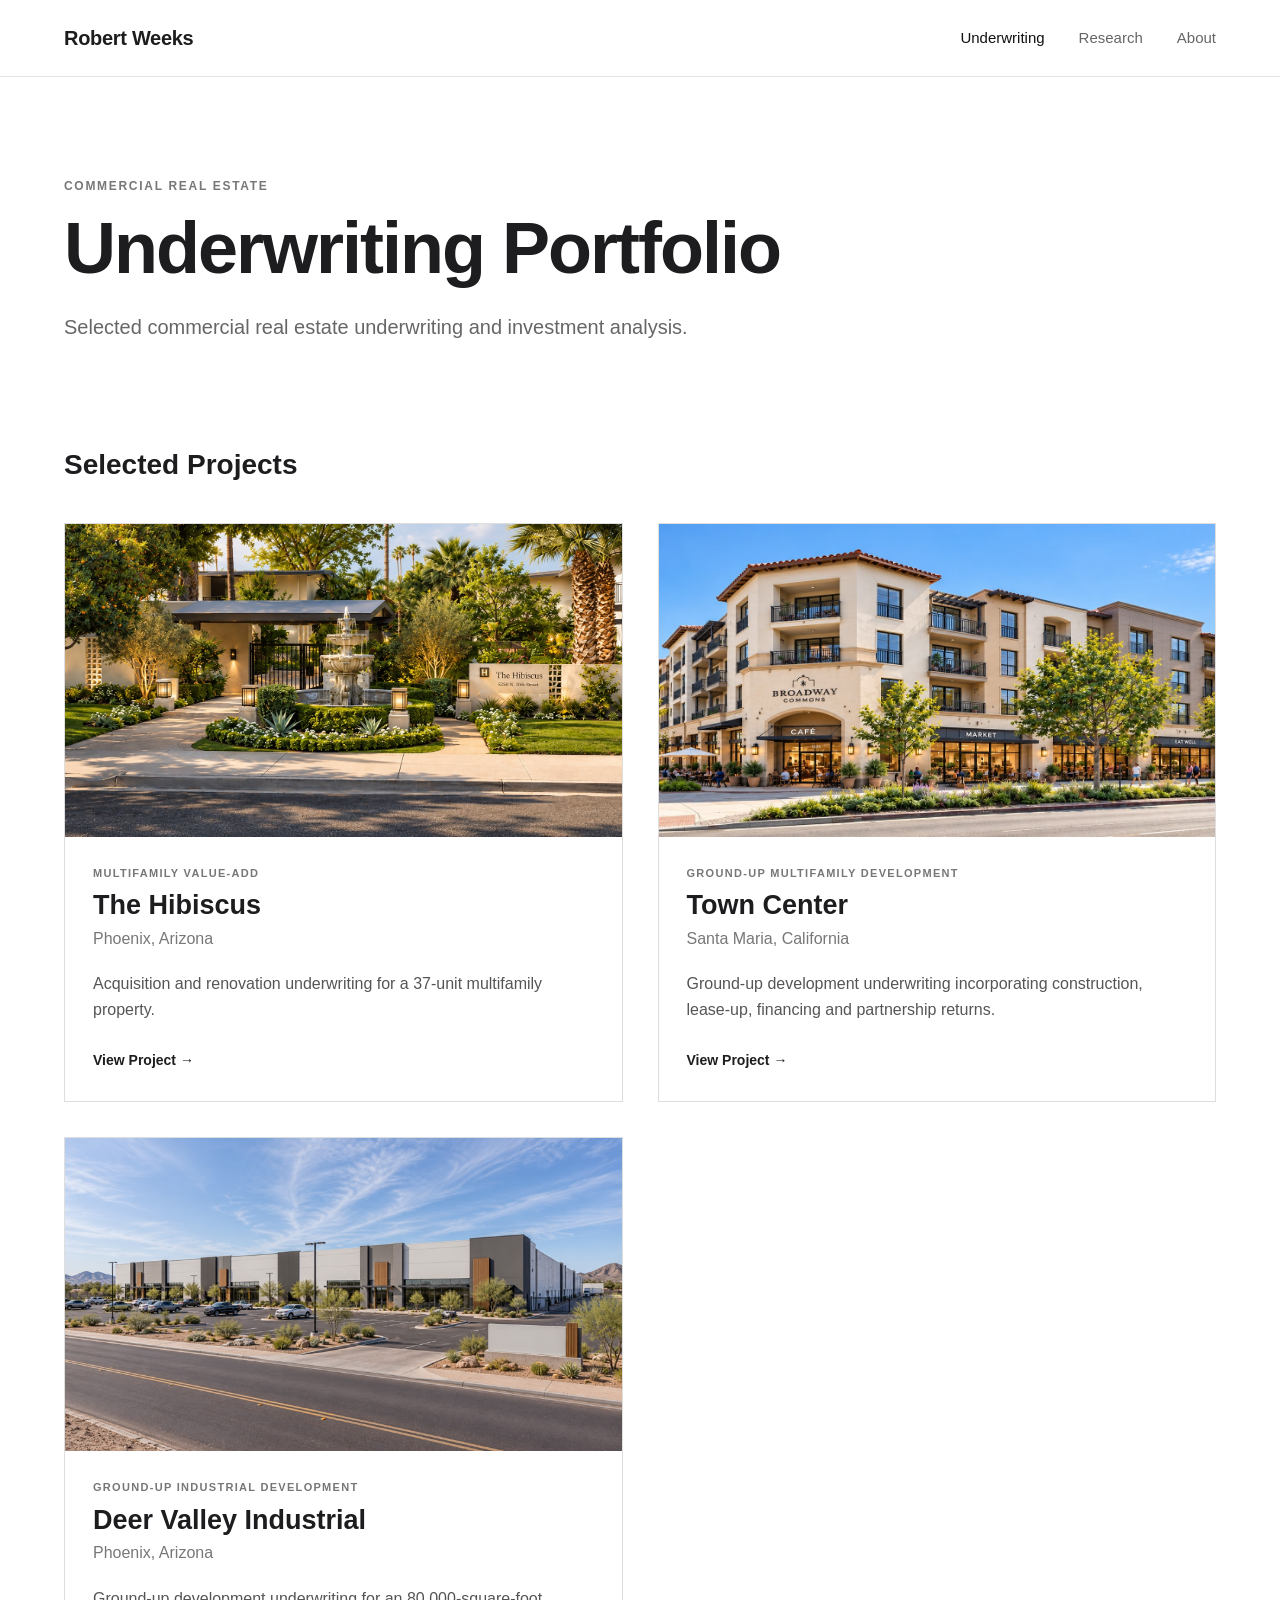
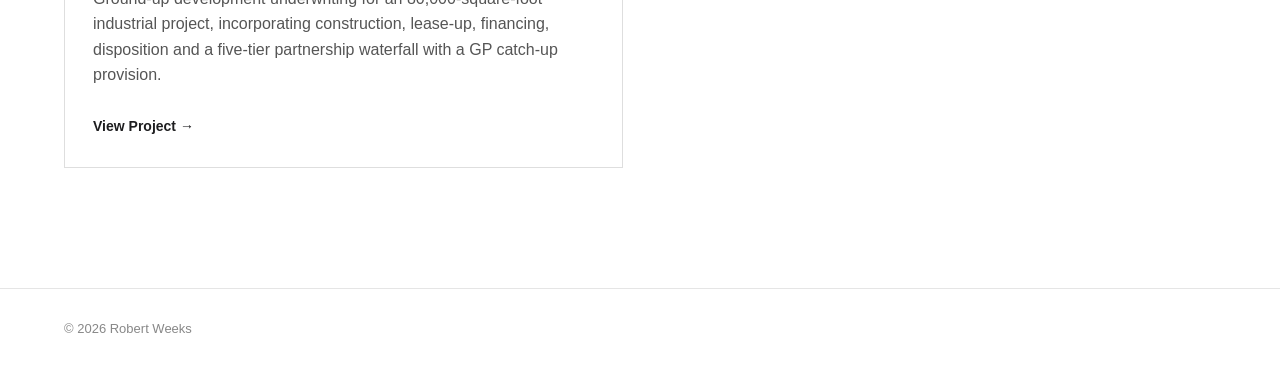
<file: index.html>
<!DOCTYPE html>
<html lang="en">
<head>
    <meta charset="UTF-8">
    <meta name="viewport" content="width=device-width, initial-scale=1.0">

    <title>Robert Weeks | Underwriting Portfolio</title>

    <link rel="stylesheet" href="style.css">
</head>

<body>

    <header class="site-header">
        <div class="container nav-container">

            <a href="index.html" class="logo">Robert Weeks</a>

            <nav>
    <a href="index.html" class="active">Underwriting</a>
    <a href="research.html">Research</a>
    <a href="about.html">About</a>
</nav>

        </div>
    </header>


    <main>

        <section class="hero">
            <div class="container">

                <p class="eyebrow">Commercial Real Estate</p>

                <h1>Underwriting Portfolio</h1>

                <p class="hero-description">
                    Selected commercial real estate underwriting and investment analysis.
                </p>

            </div>
        </section>


        <section class="projects-section">
            <div class="container">

                <h2>Selected Projects</h2>

                <div class="project-grid">

                    <a href="projects/hibiscus.html" class="project-card">

                        <img src="images/hibiscus/hibiscus-cover.jpg" alt="The Hibiscus multifamily property">
            
                        <div class="project-info">

                            <p class="project-type">
                                Multifamily Value-Add
                            </p>

                            <h3>The Hibiscus</h3>

                            <p class="project-location">
                                Phoenix, Arizona
                            </p>

                            <p class="project-description">
                                Acquisition and renovation underwriting for a
                                37-unit multifamily property.
                            </p>

                            <span class="view-project">
                                View Project →
                            </span>

                        </div>

                    </a>
                    <a href="projects/town-center.html" class="project-card">

    <img src="images/town-center/town-center-cover.jpg"
         alt="Town Center multifamily development">

    <div class="project-info">

        <p class="project-type">
            Ground-Up Multifamily Development
        </p>

        <h3>Town Center</h3>

        <p class="project-location">
            Santa Maria, California
        </p>

        <p class="project-description">
            Ground-up development underwriting incorporating construction,
            lease-up, financing and partnership returns.
        </p>

        <span class="view-project">
            View Project →
        </span>

    </div>

</a>

<!-- DEER VALLEY INDUSTRIAL -->

<a href="projects/deer-valley-industrial.html" class="project-card">

    <img
        src="images/deer-valley-industrial/dv-cover.jpg"
        alt="Deer Valley industrial development"
    >

    <div class="project-info">

        <p class="project-type">
            Ground-Up Industrial Development
        </p>

        <h3>Deer Valley Industrial</h3>

        <p class="project-location">
            Phoenix, Arizona
        </p>

        <p class="project-description">
            Ground-up development underwriting for an
    80,000-square-foot industrial project, incorporating
    construction, lease-up, financing, disposition and
    a five-tier partnership waterfall with a GP catch-up provision.
        </p>

        <span class="view-project">
            View Project →
        </span>

    </div>

</a>

                </div>

            </div>
        </section>

    </main>


    <footer>
        <div class="container">
            <p>© 2026 Robert Weeks</p>
        </div>
    </footer>

</body>
</html>
</file>
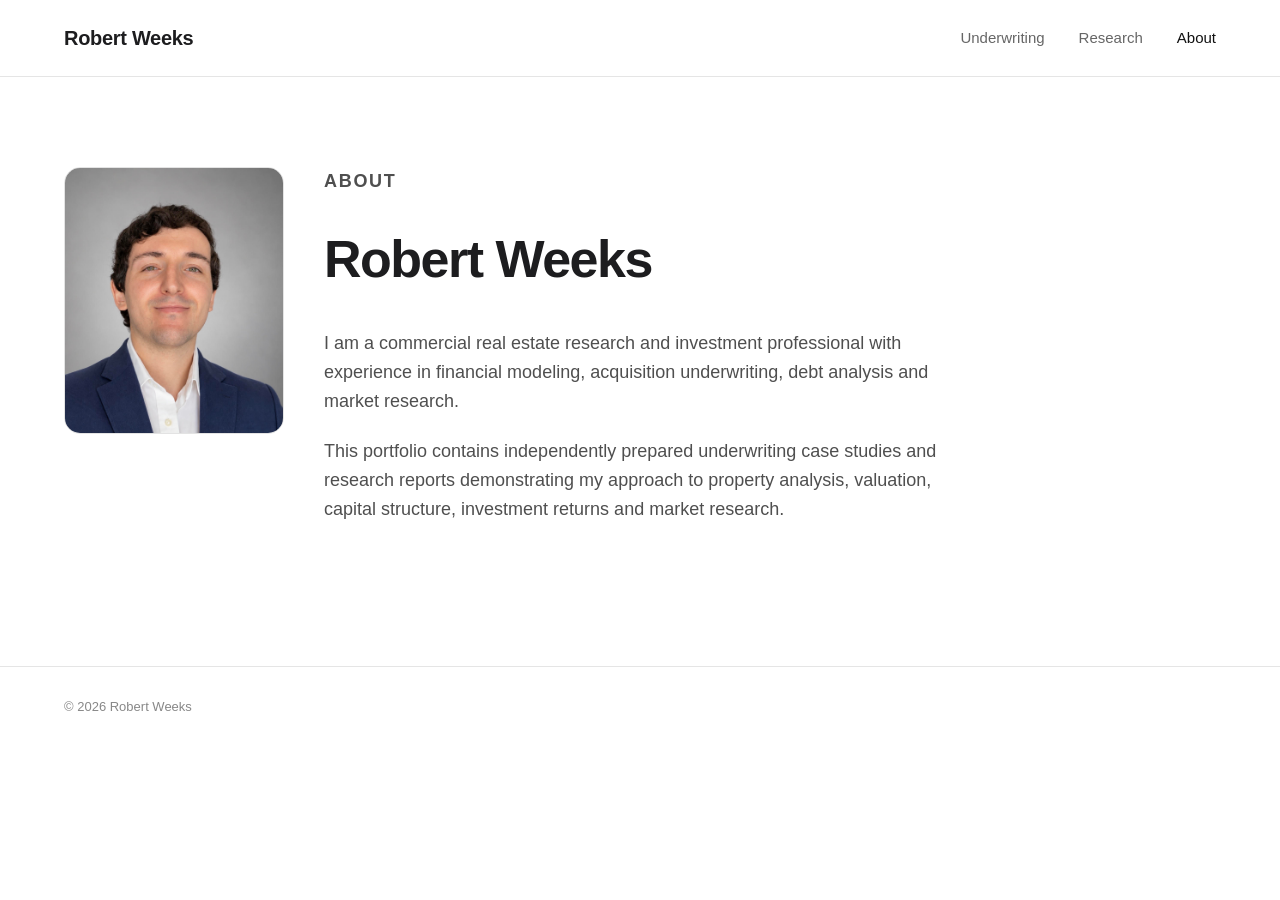
<file: about.html>
<!DOCTYPE html>
<html lang="en">
<head>
    <meta charset="UTF-8">
    <meta name="viewport" content="width=device-width, initial-scale=1.0">

    <title>About | Robert Weeks</title>

    <link rel="stylesheet" href="style.css">
</head>

<body>

    <header class="site-header">
        <div class="container nav-container">

            <a href="index.html" class="logo">Robert Weeks</a>

            <nav>
    <a href="index.html">Underwriting</a>
    <a href="research.html">Research</a>
    <a href="about.html" class="active">About</a>
</nav>

        </div>
    </header>


    <main>

        <section class="about-section">
    <div class="container">
        <div class="about-layout">

            <div class="about-photo-wrap">
                <img src="images/cover-photo.jpg" alt="Robert Weeks" class="about-photo">
            </div>

            <div class="about-content">
                <p class="eyebrow">About</p>

                <h1>Robert Weeks</h1>

                <p>
                    I am a commercial real estate research and investment
                    professional with experience in financial modeling,
                    acquisition underwriting, debt analysis and market research.
                </p>

                <p>
                    This portfolio contains independently prepared underwriting case studies
                    and research reports demonstrating my approach to property analysis,
                    valuation, capital structure, investment returns and market research.
                </p>
            </div>

        </div>
    </div>
</section>

    </main>


    <footer>
        <div class="container">
            <p>© 2026 Robert Weeks</p>
        </div>
    </footer>

</body>
</html>
</file>
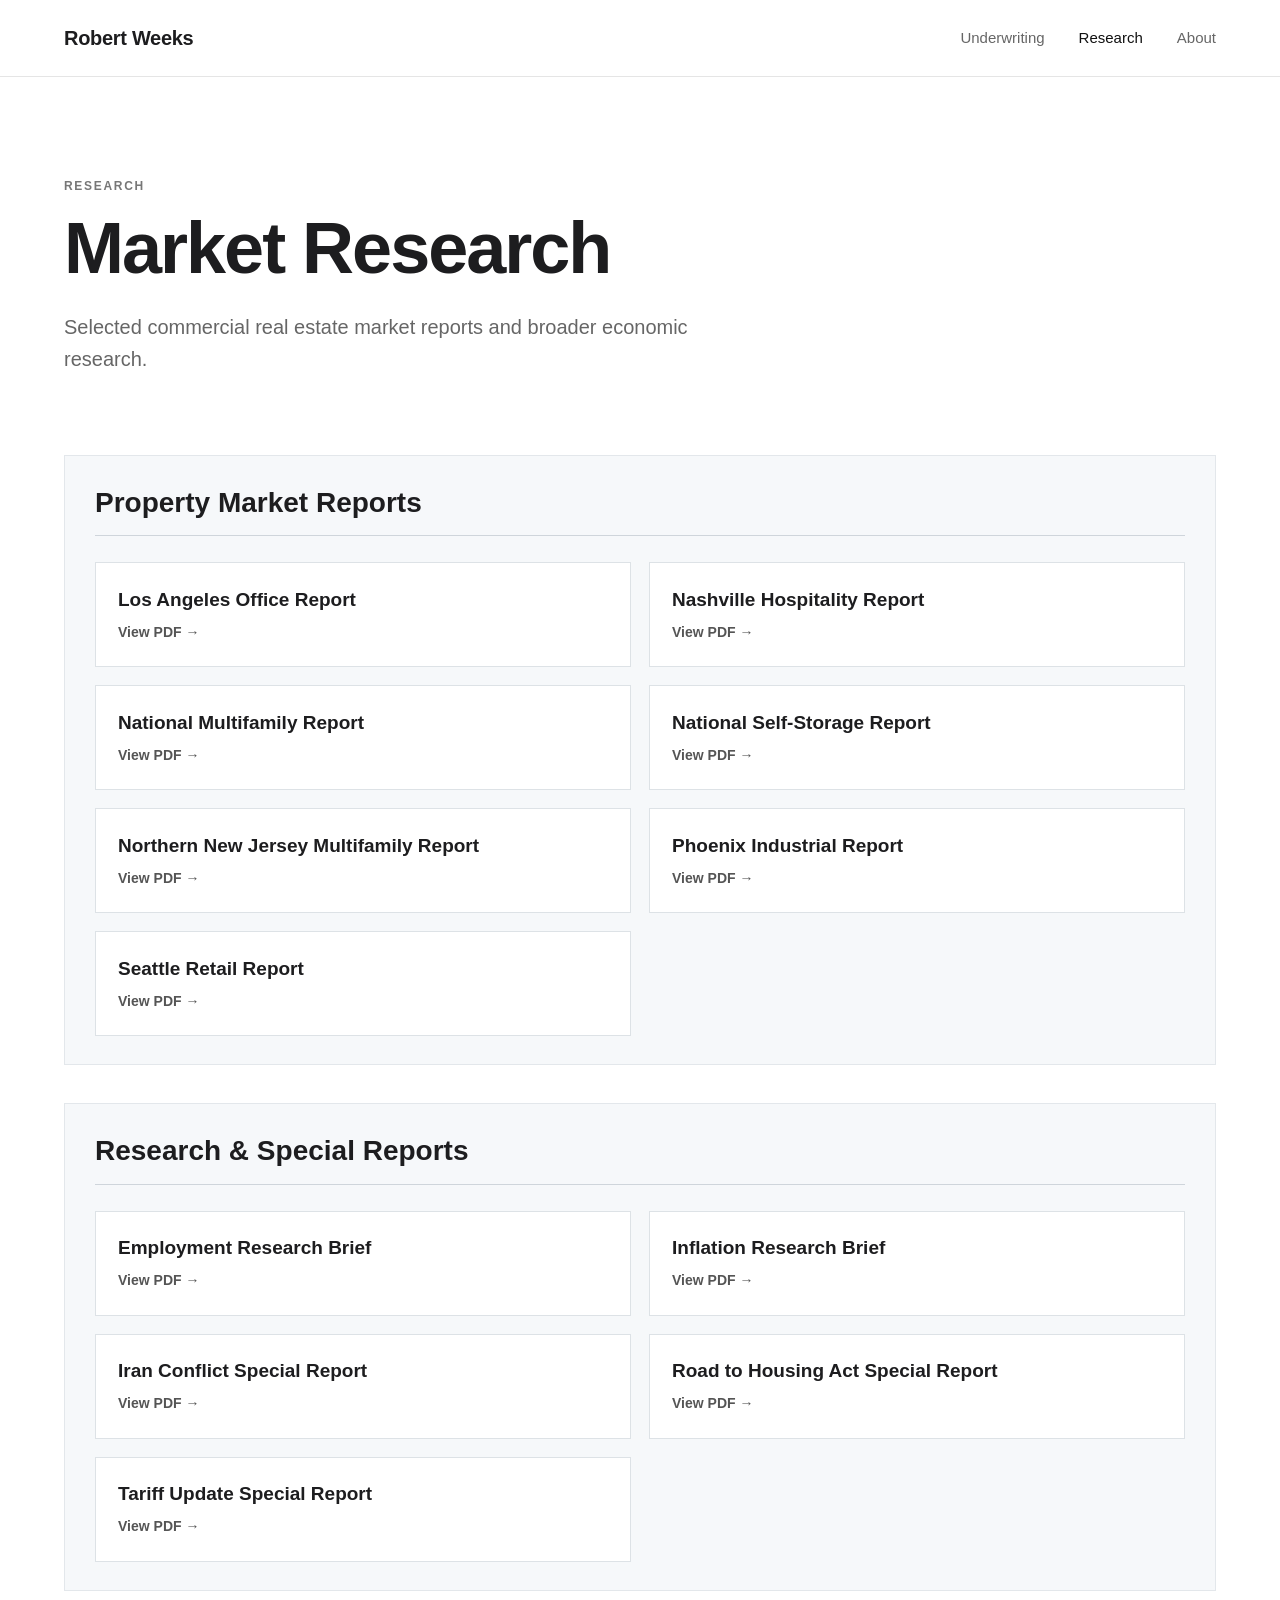
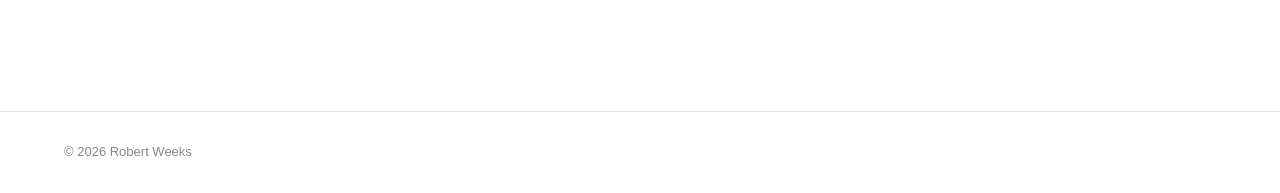
<file: research.html>
<!DOCTYPE html>
<html lang="en">
<head>
    <meta charset="UTF-8">
    <meta name="viewport" content="width=device-width, initial-scale=1.0">

    <title>Research | Robert Weeks</title>

    <link rel="stylesheet" href="style.css">
</head>

<body>

    <header class="site-header">
        <div class="container nav-container">

            <a href="index.html" class="logo">Robert Weeks</a>

            <nav>
                <a href="index.html">Underwriting</a>
                <a href="research.html" class="active">Research</a>
                <a href="about.html">About</a>
            </nav>

        </div>
    </header>


    <main>

        <section class="research-hero">
            <div class="container">

                <p class="eyebrow">Research</p>

                <h1>Market Research</h1>

                <p class="research-description">
                    Selected commercial real estate market reports and broader economic research.
                </p>

            </div>
        </section>


        <section class="research-section">
            <div class="container">

                <div class="research-group">

                    <h2>Property Market Reports</h2>

                    <div class="research-grid">

                        <div class="research-item">
                            <h3>Los Angeles Office Report</h3>
                            <a href="research/los-angeles-office-report.pdf" target="_blank">
                                View PDF →
                            </a>
                        </div>

                        <div class="research-item">
                            <h3>Nashville Hospitality Report</h3>
                            <a href="research/nashville-hospitality-report.pdf" target="_blank">
                                View PDF →
                            </a>
                        </div>

                        <div class="research-item">
                            <h3>National Multifamily Report</h3>
                            <a href="research/national-multifamily-report.pdf" target="_blank">
                                View PDF →
                            </a>
                        </div>

                        <div class="research-item">
                            <h3>National Self-Storage Report</h3>
                            <a href="research/national-self-storage-report.pdf" target="_blank">
                                View PDF →
                            </a>
                        </div>

                        <div class="research-item">
                            <h3>Northern New Jersey Multifamily Report</h3>
                            <a href="research/northern-new-jersey-multifamily-report.pdf" target="_blank">
                                View PDF →
                            </a>
                        </div>

                        <div class="research-item">
                            <h3>Phoenix Industrial Report</h3>
                            <a href="research/phoenix-industrial-report.pdf" target="_blank">
                                View PDF →
                            </a>
                        </div>

                        <div class="research-item">
                            <h3>Seattle Retail Report</h3>
                            <a href="research/seattle-retail-report.pdf" target="_blank">
                                View PDF →
                            </a>
                        </div>

                    </div>

                </div>


                <div class="research-group">

                    <h2>Research & Special Reports</h2>

                    <div class="research-grid">

                        <div class="research-item">
                            <h3>Employment Research Brief</h3>
                            <a href="research/employment-research-brief.pdf" target="_blank">
                                View PDF →
                            </a>
                        </div>

                        <div class="research-item">
                            <h3>Inflation Research Brief</h3>
                            <a href="research/inflation-research-brief.pdf" target="_blank">
                                View PDF →
                            </a>
                        </div>

                        <div class="research-item">
                            <h3>Iran Conflict Special Report</h3>
                            <a href="research/iran-conflict-special-report.pdf" target="_blank">
                                View PDF →
                            </a>
                        </div>

                        <div class="research-item">
                            <h3>Road to Housing Act Special Report</h3>
                            <a href="research/road-to-housing-act-special-report.pdf" target="_blank">
                                View PDF →
                            </a>
                        </div>

                        <div class="research-item">
                            <h3>Tariff Update Special Report</h3>
                            <a href="research/tariff-update-special-report.pdf" target="_blank">
                                View PDF →
                            </a>
                        </div>

                    </div>

                </div>

            </div>
        </section>

    </main>


    <footer>
        <div class="container">
            <p>© 2026 Robert Weeks</p>
        </div>
    </footer>

</body>
</html>
</file>
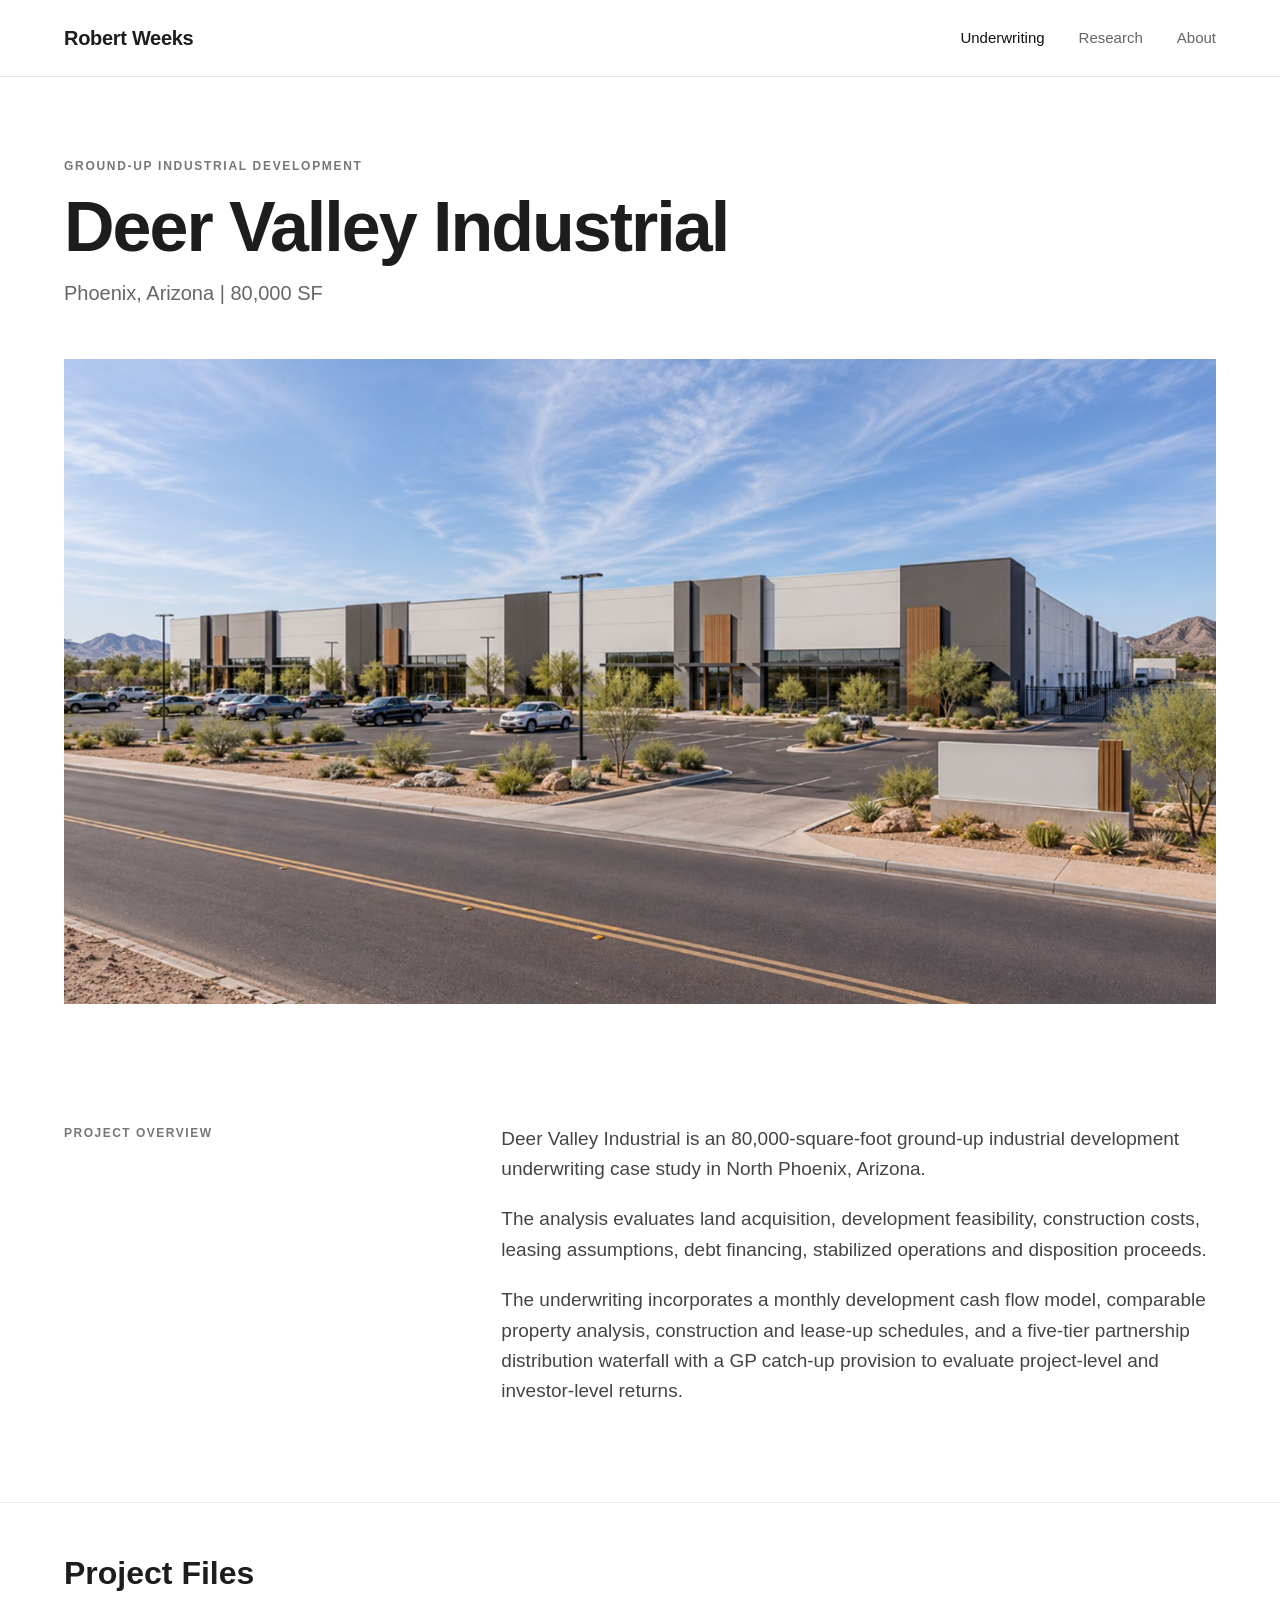
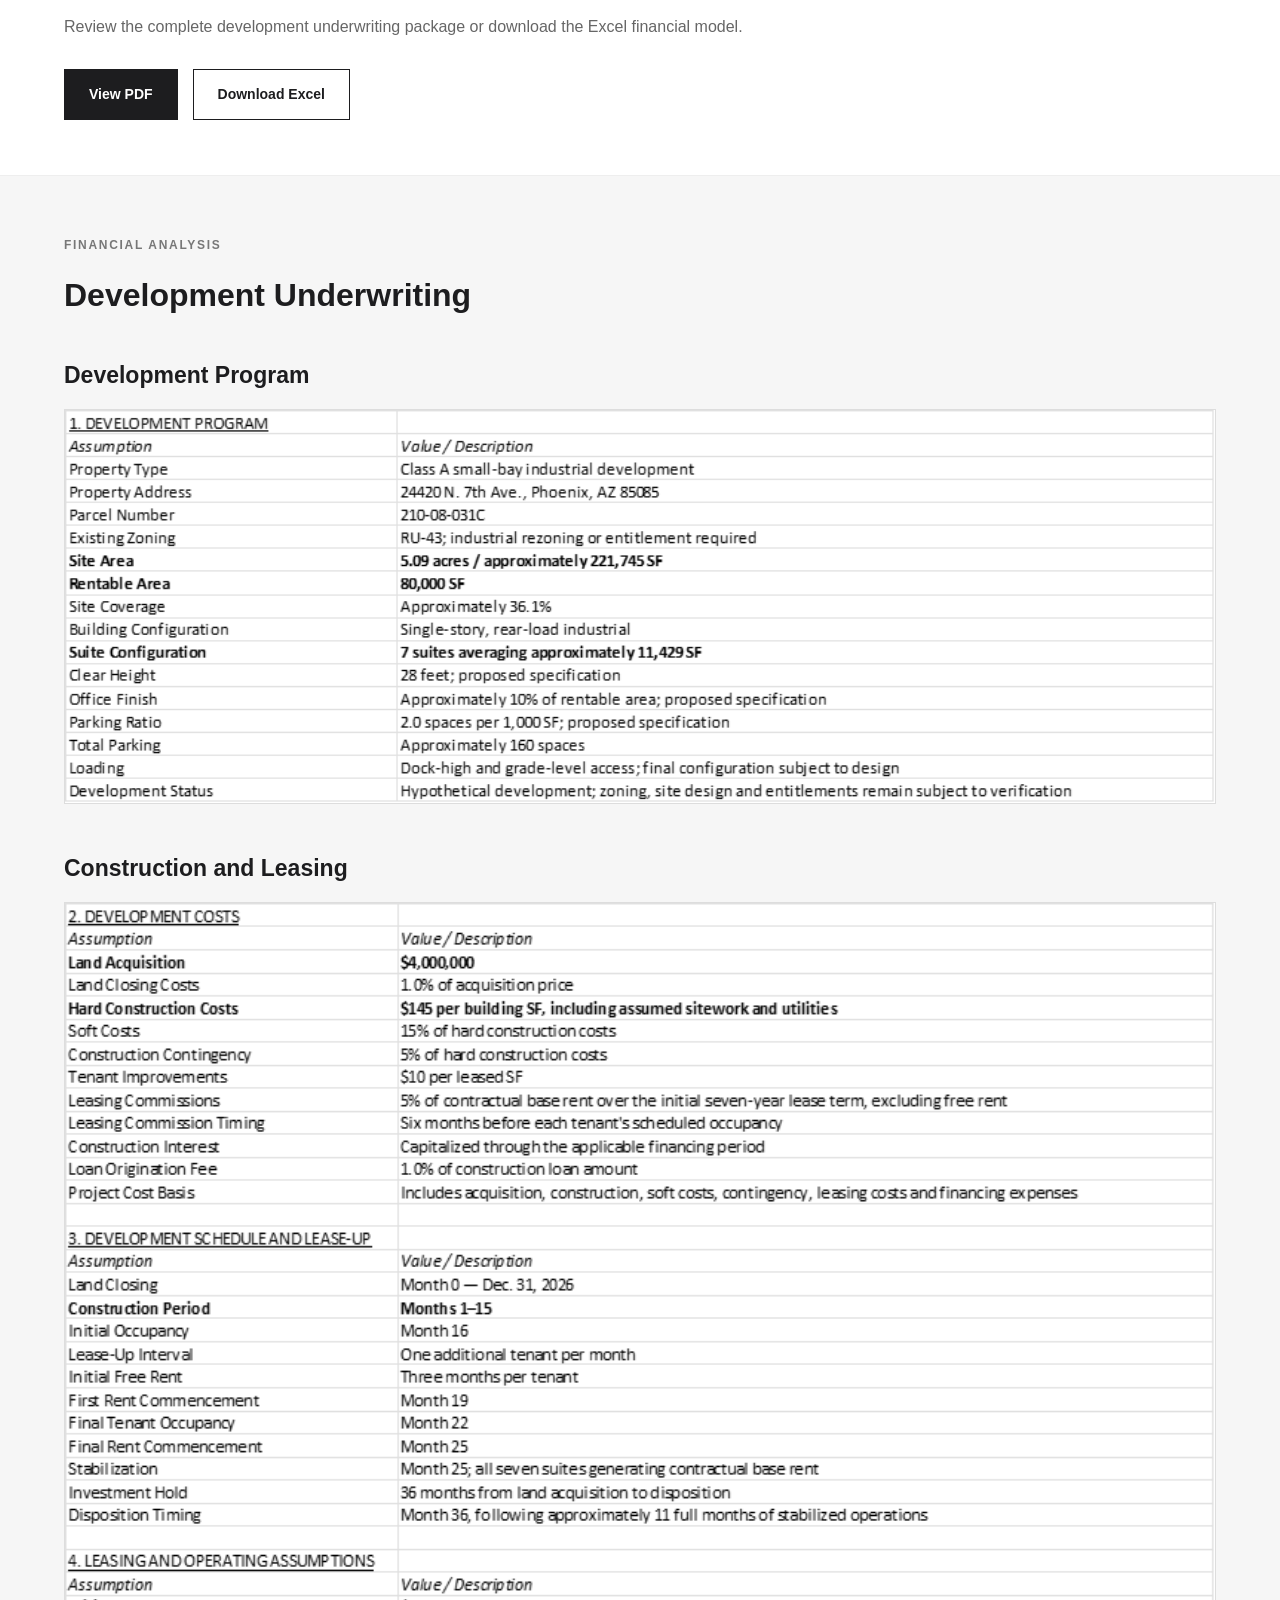
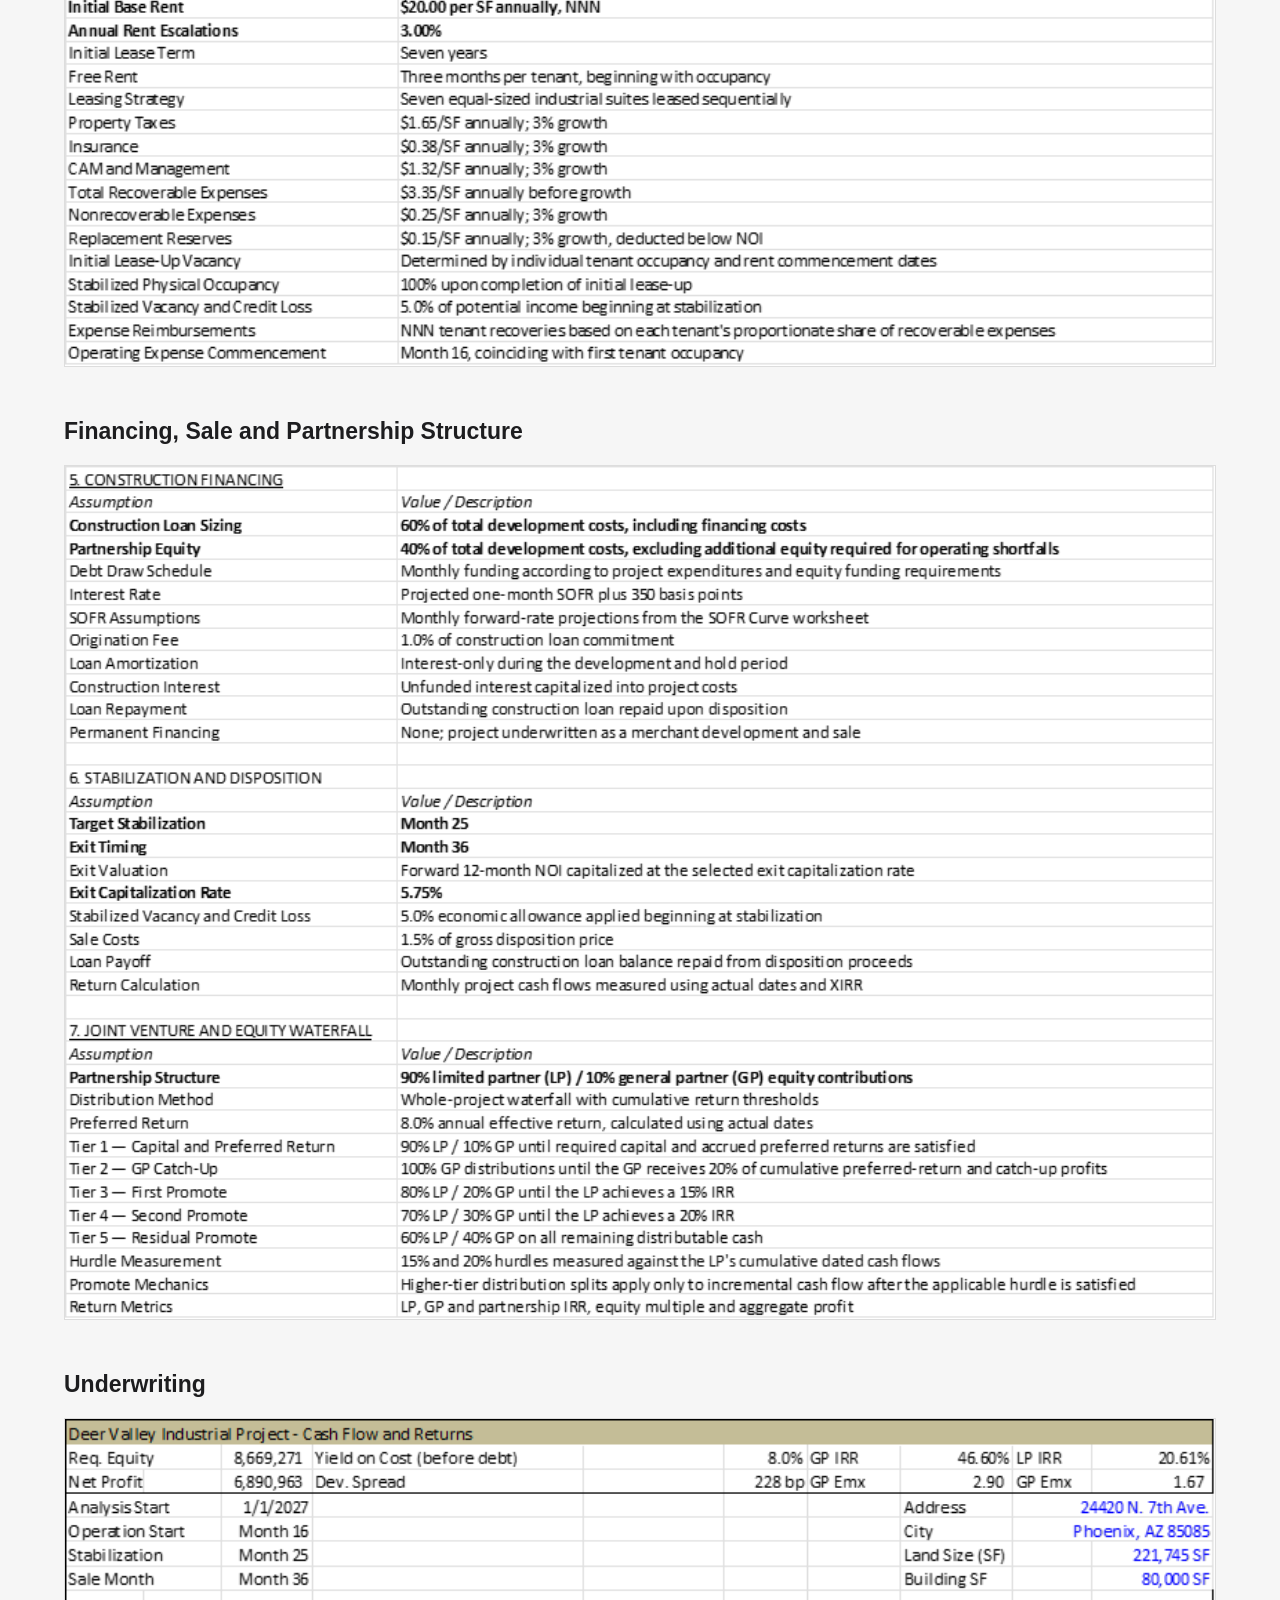
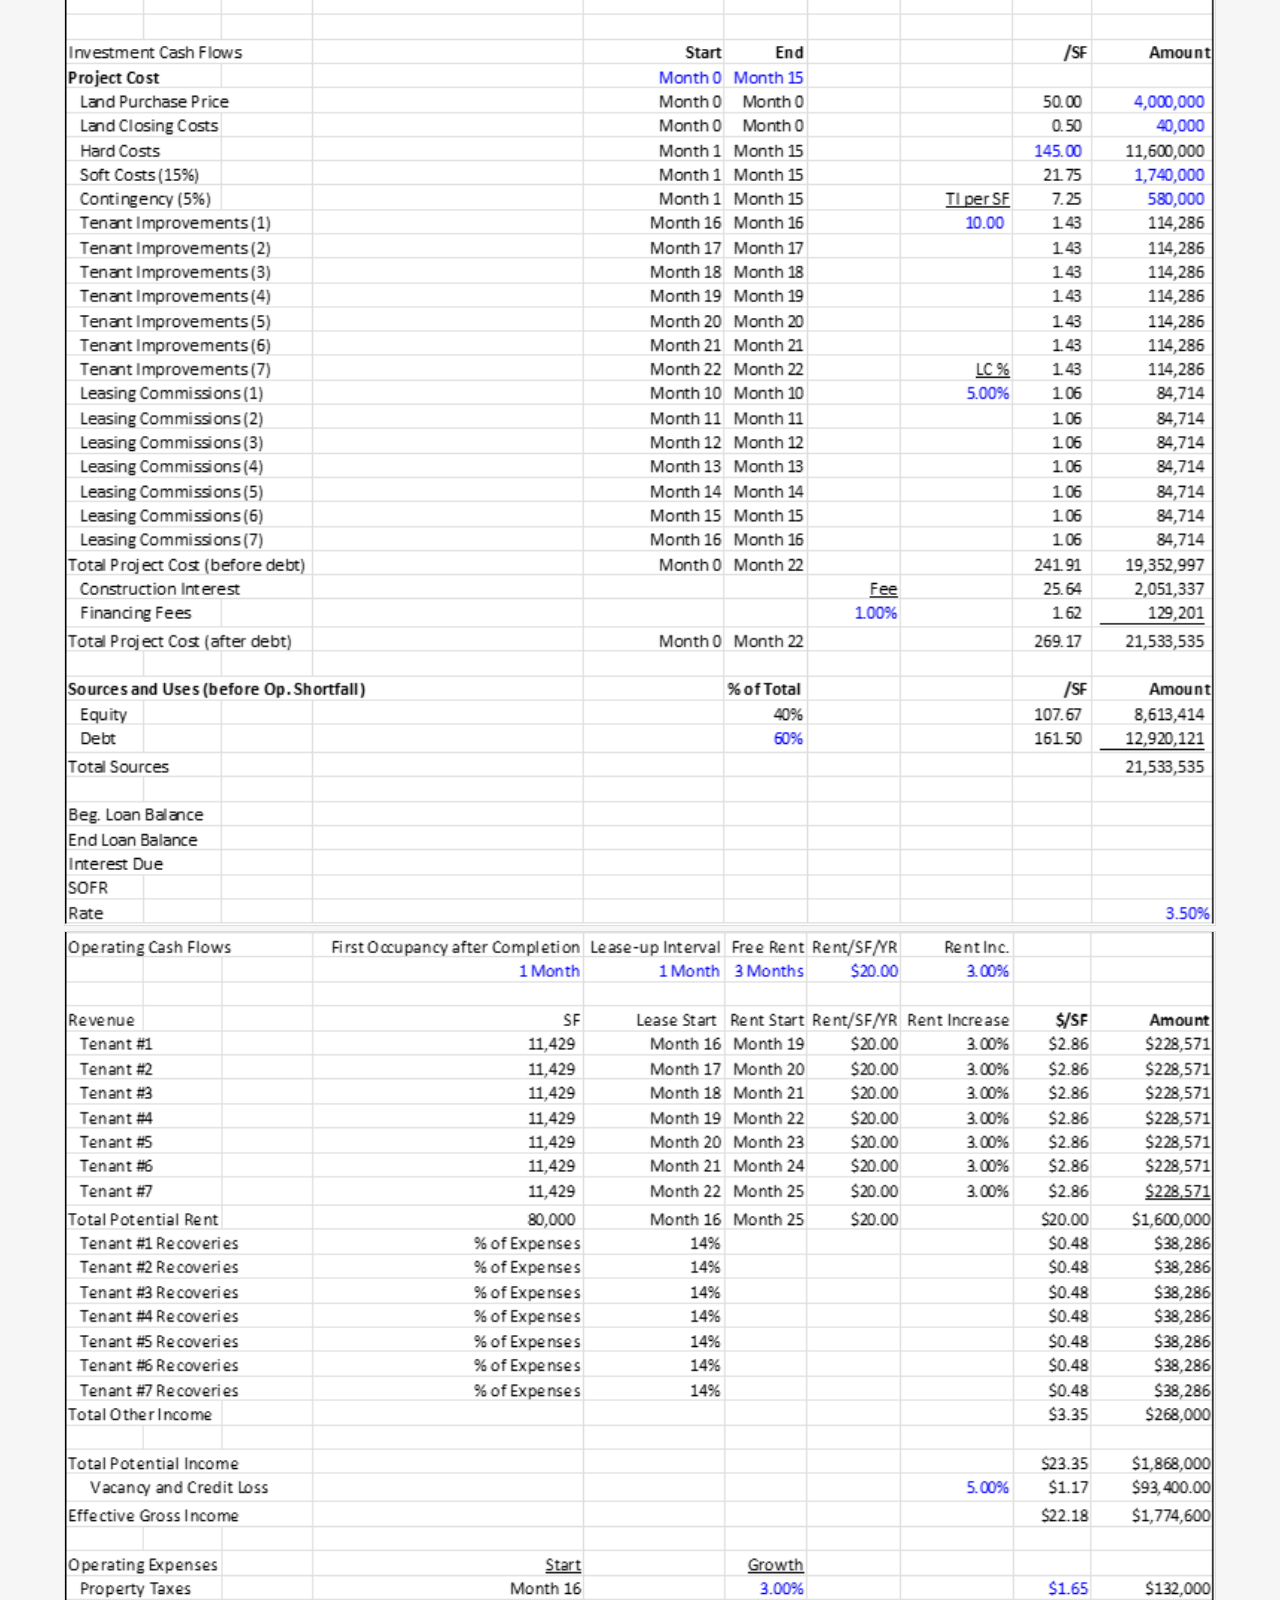
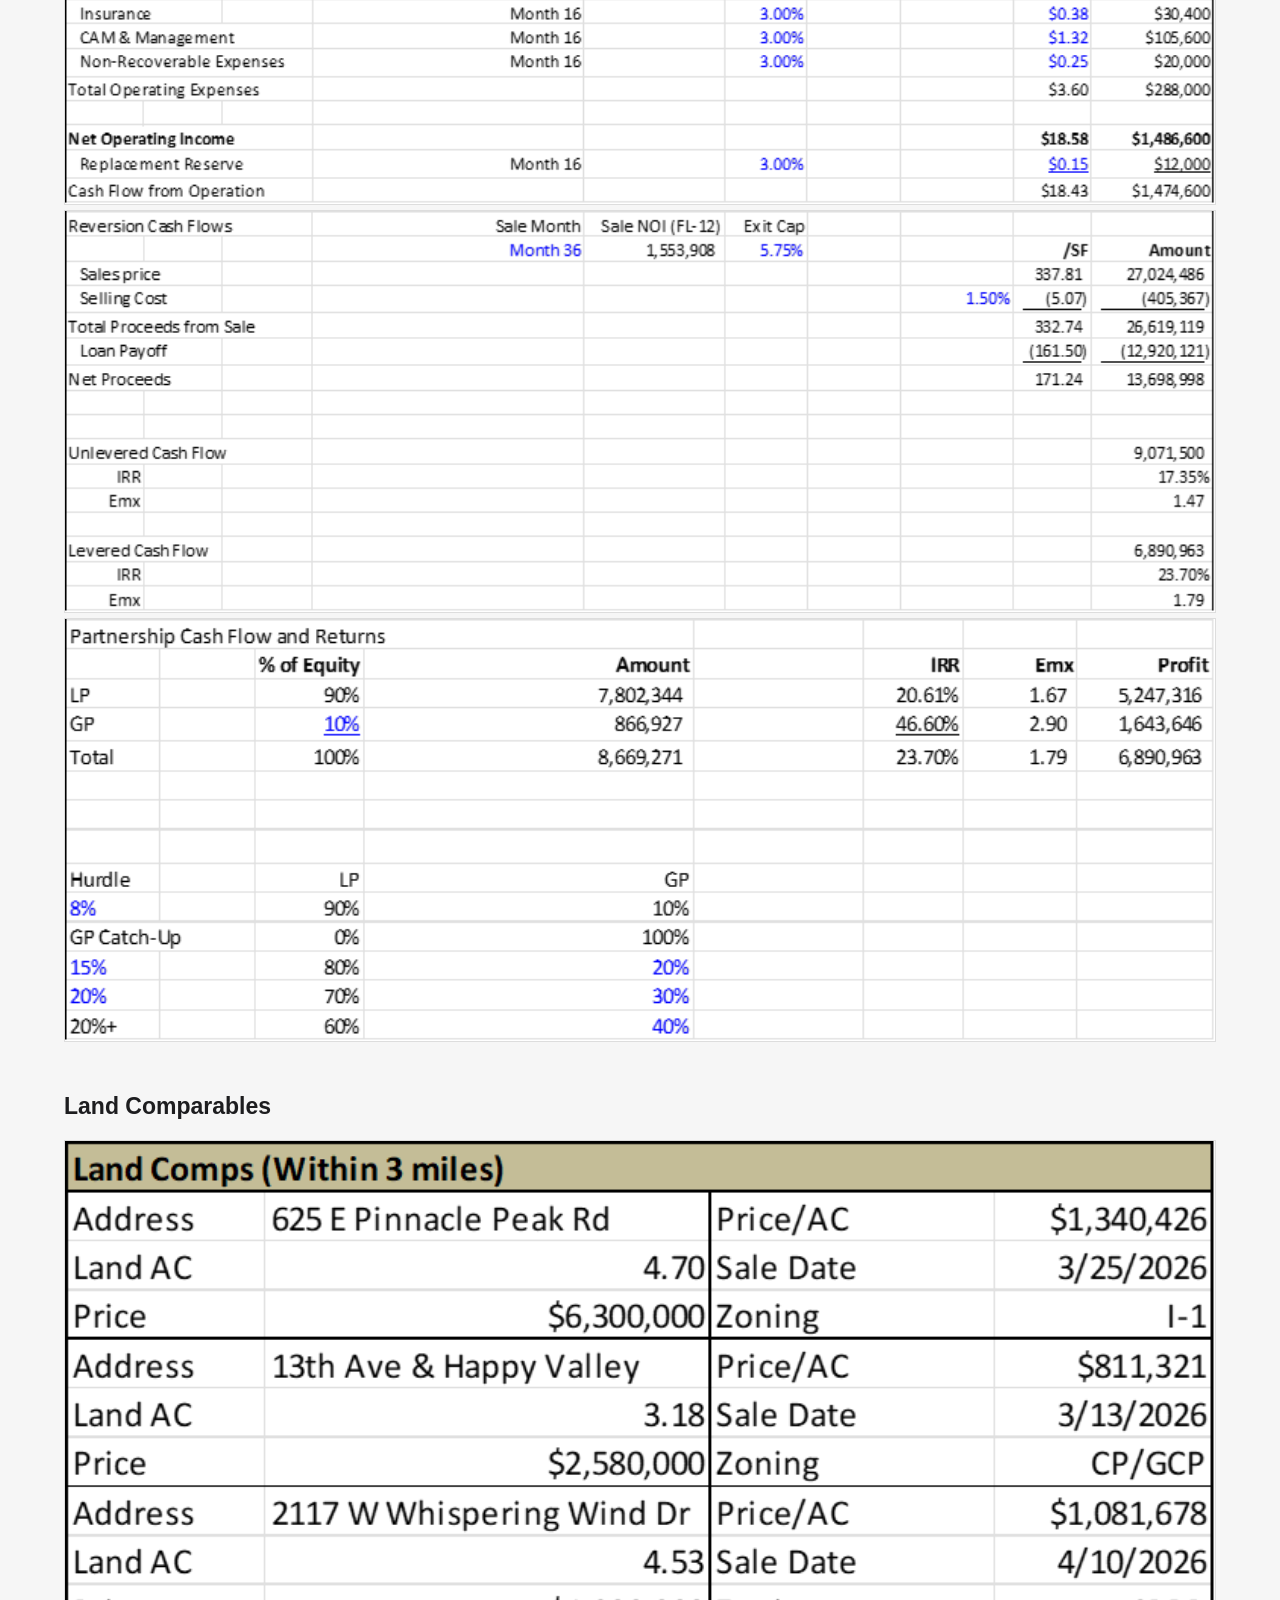
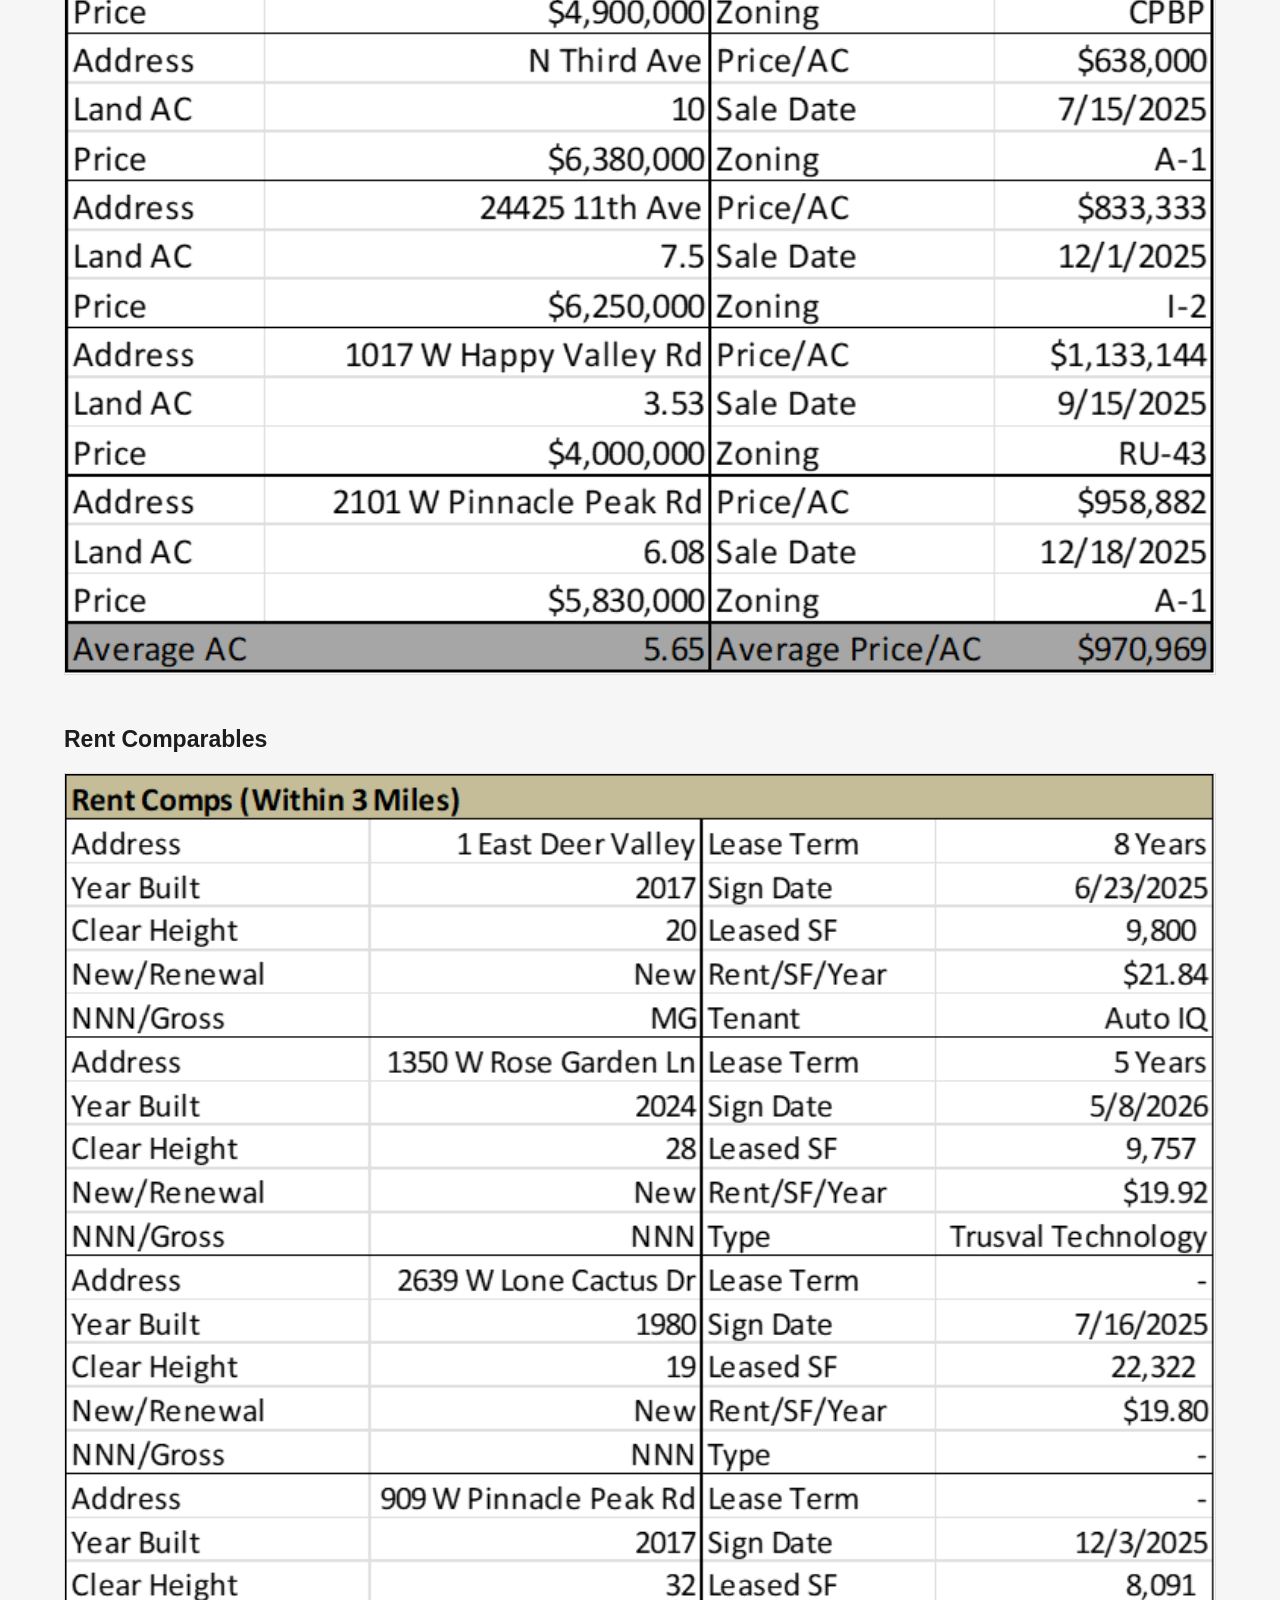
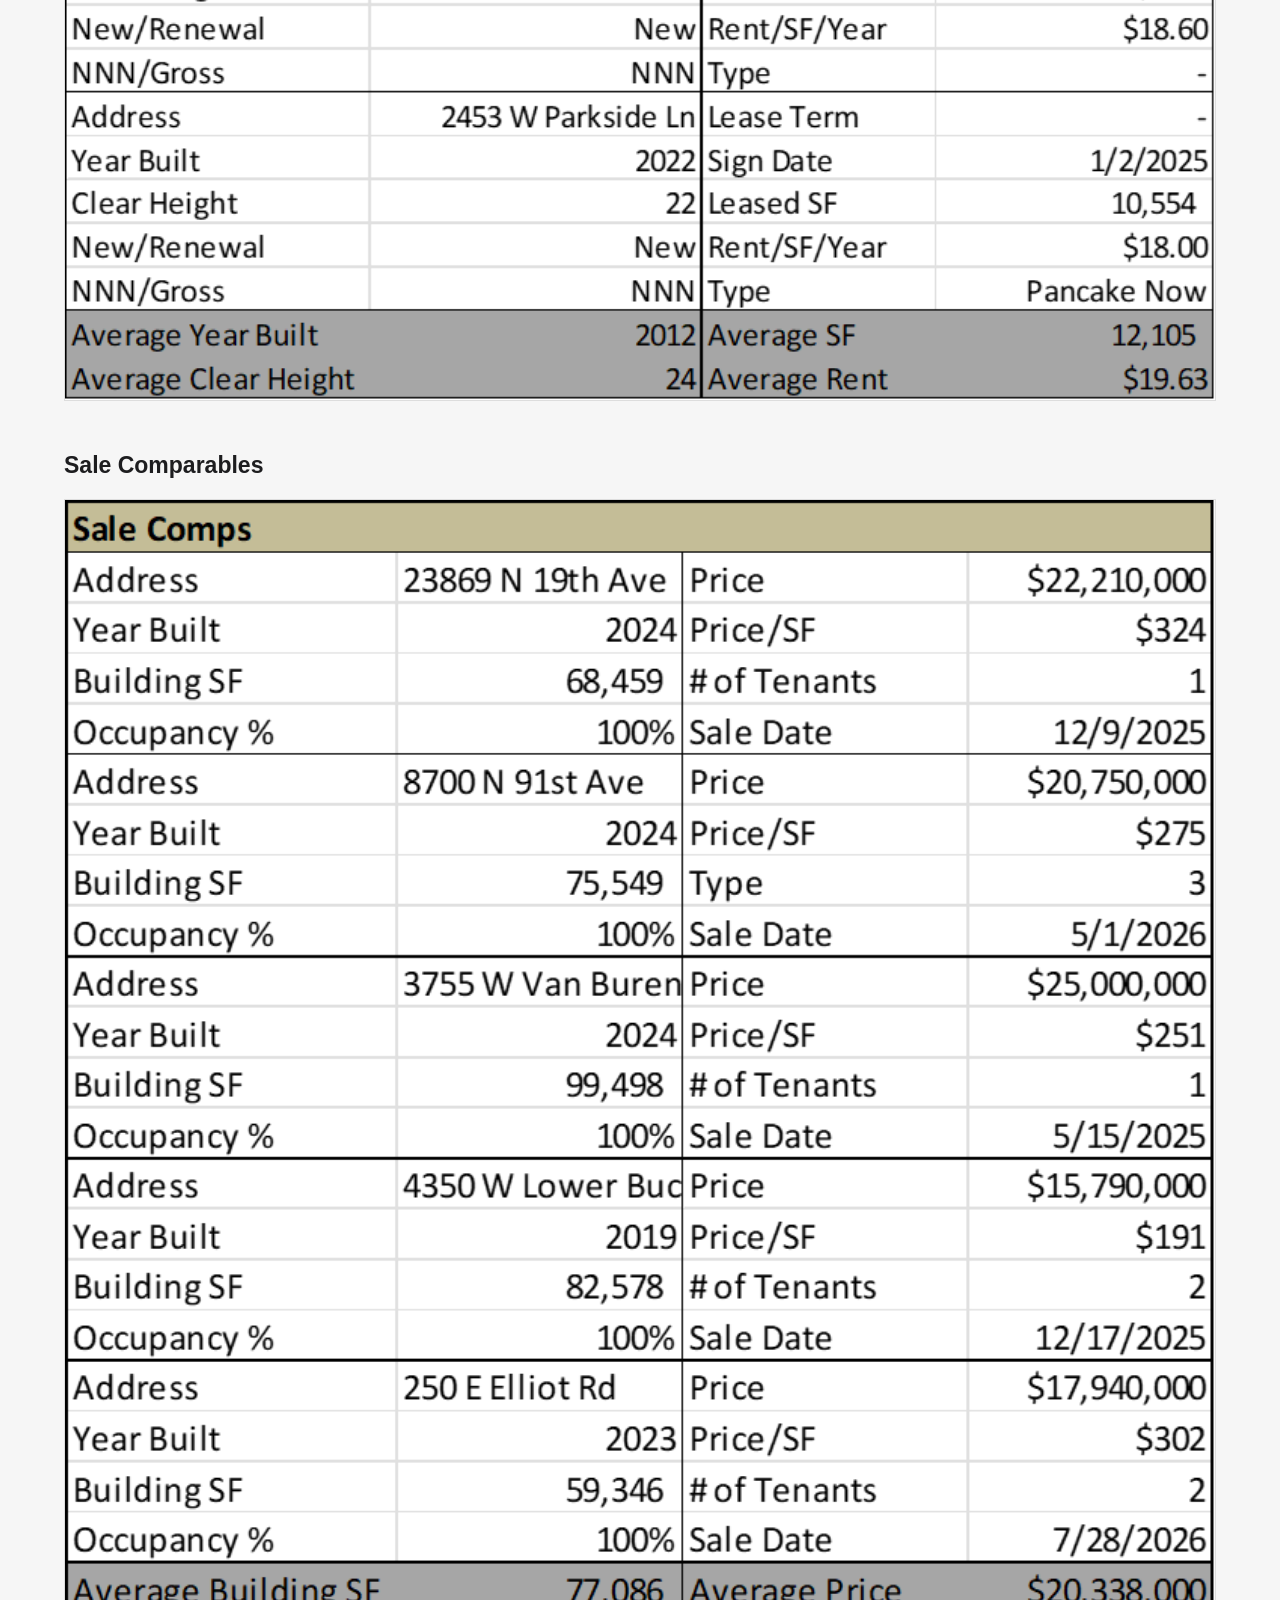
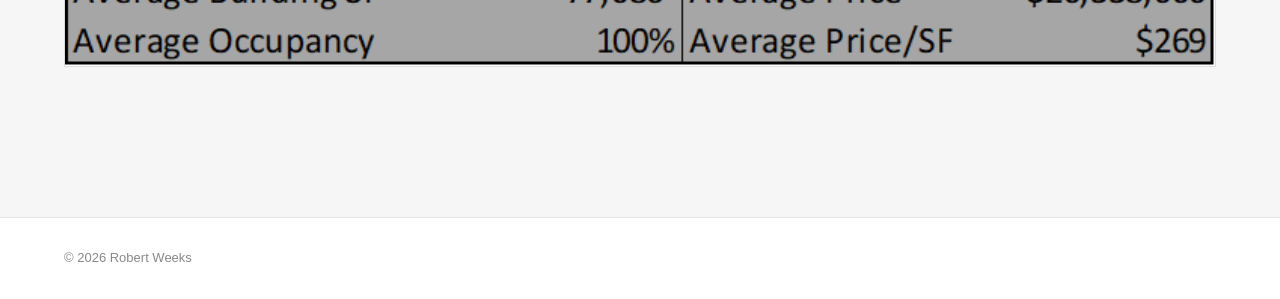
<file: projects/deer-valley-industrial.html>
<!DOCTYPE html>
<html lang="en">
<head>
    <meta charset="UTF-8">
    <meta name="viewport" content="width=device-width, initial-scale=1.0">

    <title>Deer Valley Industrial | Robert Weeks</title>

    <link rel="stylesheet" href="../style.css">
</head>

<body>

    <header class="site-header">
        <div class="container nav-container">

            <a href="../index.html" class="logo">
                Robert Weeks
            </a>

            <nav>
                <a href="../index.html" class="active">Underwriting</a>
                <a href="../research.html">Research</a>
                <a href="../about.html">About</a>
            </nav>

        </div>
    </header>

    <main>

        <!-- PROJECT HERO -->

        <section class="project-hero">

            <div class="container">

                <p class="eyebrow">
                    Ground-Up Industrial Development
                </p>

                <h1>Deer Valley Industrial</h1>

                <p class="project-subtitle">
                    Phoenix, Arizona | 80,000 SF
                </p>

                <div class="project-cover">

                    <img
                        src="../images/deer-valley-industrial/dv-cover.jpg"
                        alt="Deer Valley industrial development"
                    >

                </div>

            </div>

        </section>


        <!-- PROJECT OVERVIEW -->

        <section class="project-summary">

            <div class="container project-summary-grid">

                <div>
                    <p class="section-label">
                        Project Overview
                    </p>
                </div>

                <div class="project-summary-text">

                    <p>
                        Deer Valley Industrial is an 80,000-square-foot
                        ground-up industrial development underwriting
                        case study in North Phoenix, Arizona.
                    </p>

                    <p>
                        The analysis evaluates land acquisition,
                        development feasibility, construction costs,
                        leasing assumptions, debt financing, stabilized
                        operations and disposition proceeds.
                    </p>

                    <p>
                        The underwriting incorporates a monthly development
    cash flow model, comparable property analysis,
    construction and lease-up schedules, and a five-tier
    partnership distribution waterfall with a GP catch-up
    provision to evaluate project-level and investor-level returns.
                    </p>

                </div>

            </div>

        </section>


        <!-- DOWNLOADS -->

        <section class="download-section">

            <div class="container">

                <h2>Project Files</h2>

                <p>
                    Review the complete development underwriting
                    package or download the Excel financial model.
                </p>

                <div class="download-buttons">

                    <a
                        href="../downloads/deer-valley-industrial.pdf"
                        class="button"
                        target="_blank"
                        rel="noopener noreferrer"
                    >
                        View PDF
                    </a>

                    <a
                        href="../downloads/deer-valley-industrial-underwriting.xlsx"
                        class="button button-secondary"
                        download
                    >
                        Download Excel
                    </a>

                </div>

            </div>

        </section>


        <!-- FINANCIAL ANALYSIS -->

        <section class="model-section">

            <div class="container">

                <p class="eyebrow">
                    Financial Analysis
                </p>

                <h2>Development Underwriting</h2>


                <!-- DEVELOPMENT PROGRAM -->

                <div class="model-image">

                    <h3>Development Program</h3>

                    <img
                        src="../images/deer-valley-industrial/development-program.png"
                        alt="Deer Valley industrial development program"
                        loading="lazy"
                    >

                </div>


                <!-- CONSTRUCTION AND LEASING -->

                <div class="model-image">

                    <h3>Construction and Leasing</h3>

                    <img
                        src="../images/deer-valley-industrial/construction-and-leasing.png"
                        alt="Deer Valley construction and leasing assumptions"
                        loading="lazy"
                    >

                </div>


                <!-- FINANCING AND PARTNERSHIP -->

                <div class="model-image">

                    <h3>Financing, Sale and Partnership Structure</h3>

                    <img
                        src="../images/deer-valley-industrial/financing-sale-and-partnership-structure.png"
                        alt="Deer Valley financing, disposition and partnership assumptions"
                        loading="lazy"
                    >

                </div>


                <!-- UNDERWRITING -->

                <div class="model-image underwriting-gallery">

                    <h3>Underwriting</h3>

                    <div class="underwriting-images">

                        <img
                            src="../images/deer-valley-industrial/underwriting1.png"
                            alt="Deer Valley financial underwriting section one"
                            loading="lazy"
                        >

                        <img
                            src="../images/deer-valley-industrial/underwriting2.png"
                            alt="Deer Valley financial underwriting section two"
                            loading="lazy"
                        >

                        <img
                            src="../images/deer-valley-industrial/underwriting3.png"
                            alt="Deer Valley financial underwriting section three"
                            loading="lazy"
                        >

                        <img
                            src="../images/deer-valley-industrial/underwriting4.png"
                            alt="Deer Valley financial underwriting section four"
                            loading="lazy"
                        >

                    </div>

                </div>


                <!-- LAND COMPARABLES -->

                <div class="model-image">

                    <h3>Land Comparables</h3>

                    <img
                        src="../images/deer-valley-industrial/land-comps.png"
                        alt="Deer Valley industrial land sale comparables"
                        loading="lazy"
                    >

                </div>


                <!-- RENT COMPARABLES -->

                <div class="model-image">

                    <h3>Rent Comparables</h3>

                    <img
                        src="../images/deer-valley-industrial/rent-comps.png"
                        alt="Deer Valley industrial rental comparables"
                        loading="lazy"
                    >

                </div>


                <!-- SALE COMPARABLES -->

                <div class="model-image">

                    <h3>Sale Comparables</h3>

                    <img
                        src="../images/deer-valley-industrial/sale-comps.png"
                        alt="Deer Valley industrial investment sale comparables"
                        loading="lazy"
                    >

                </div>

            </div>

        </section>

    </main>


    <footer>
        <div class="container">
            <p>© 2026 Robert Weeks</p>
        </div>
    </footer>

</body>
</html>
</file>
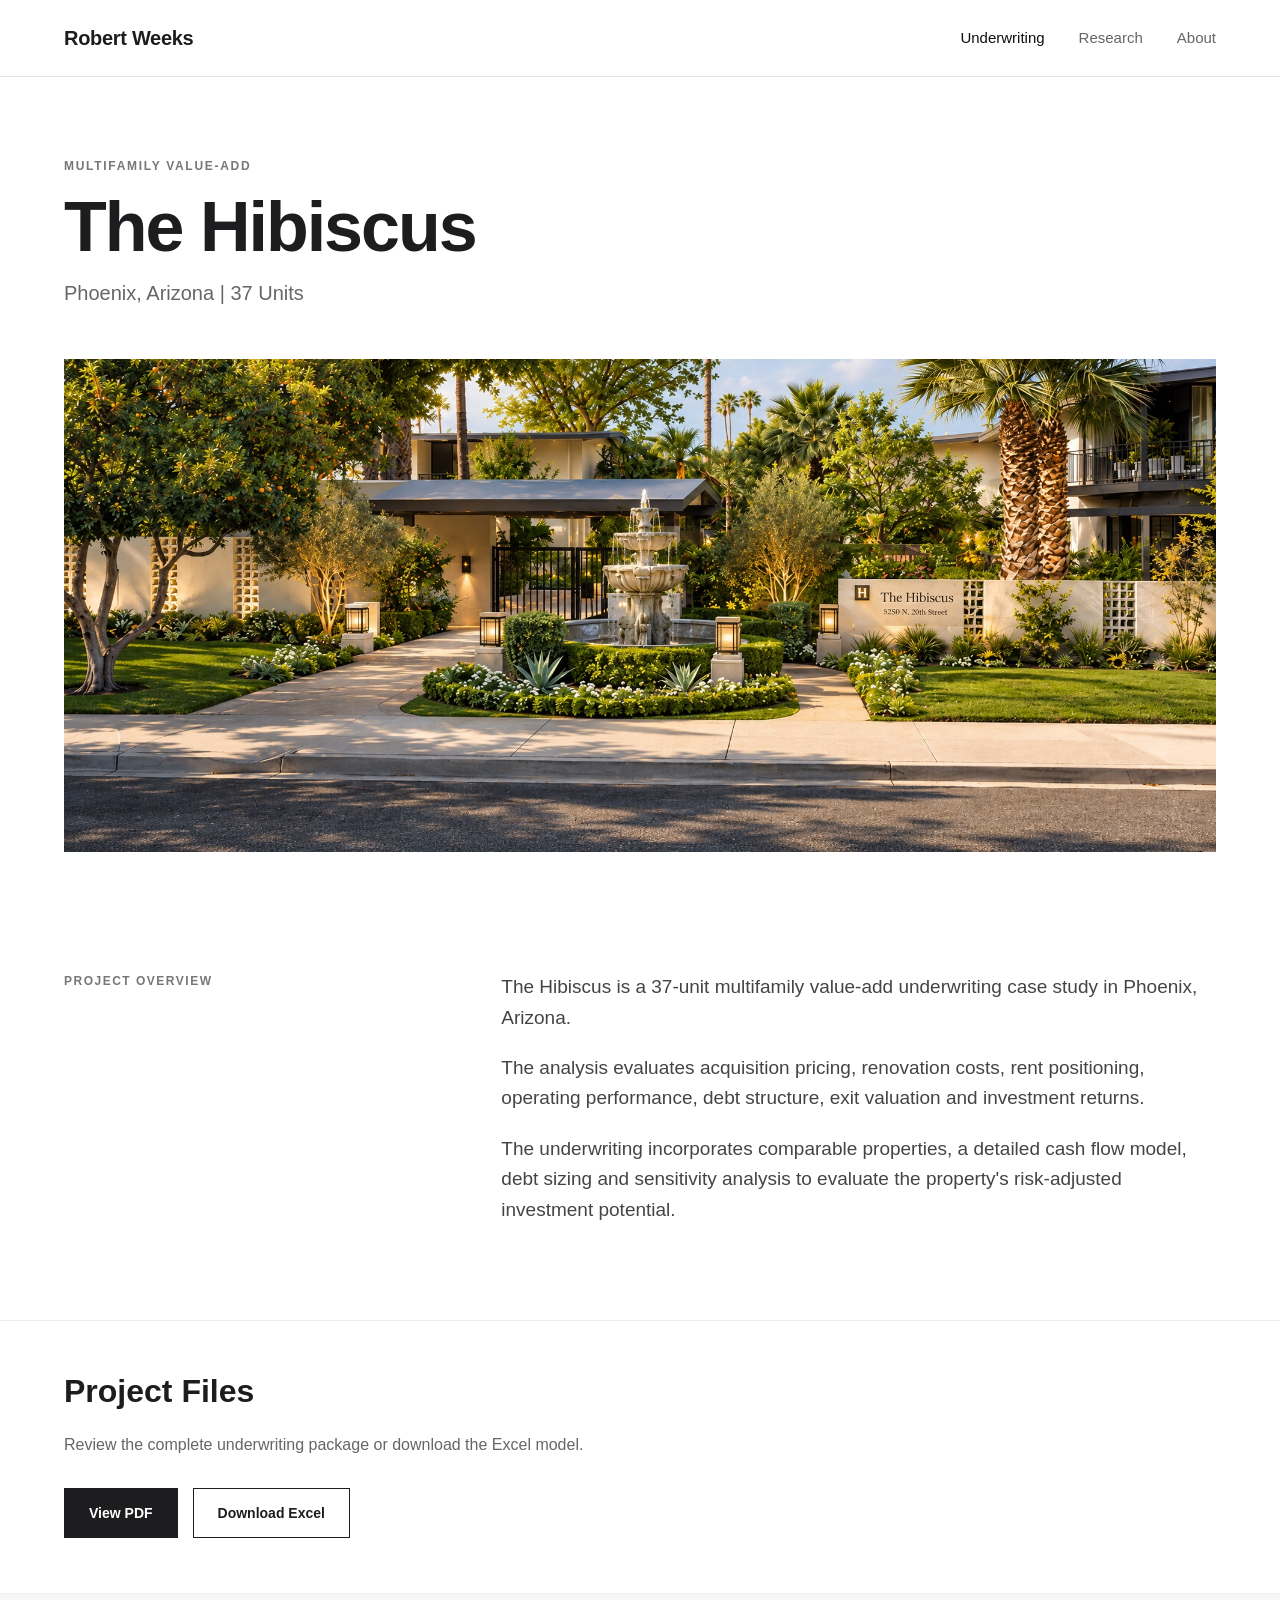
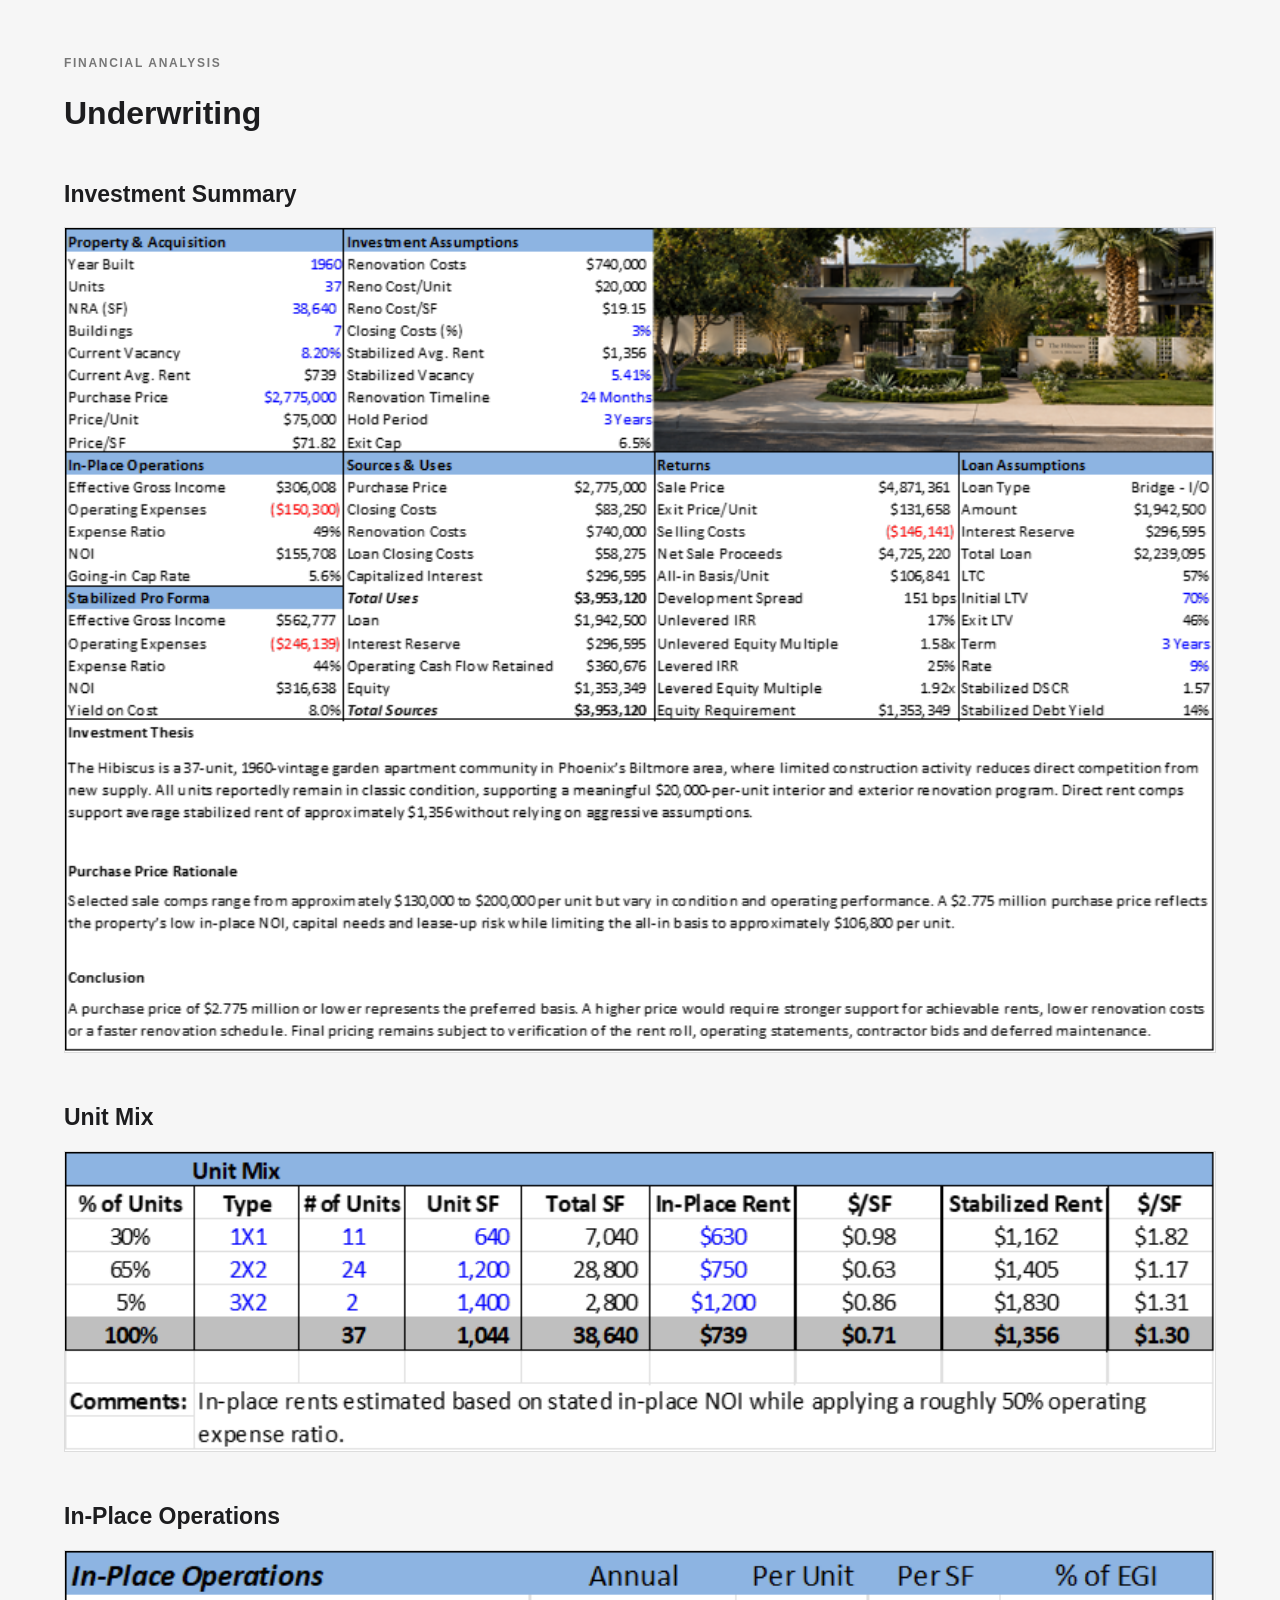
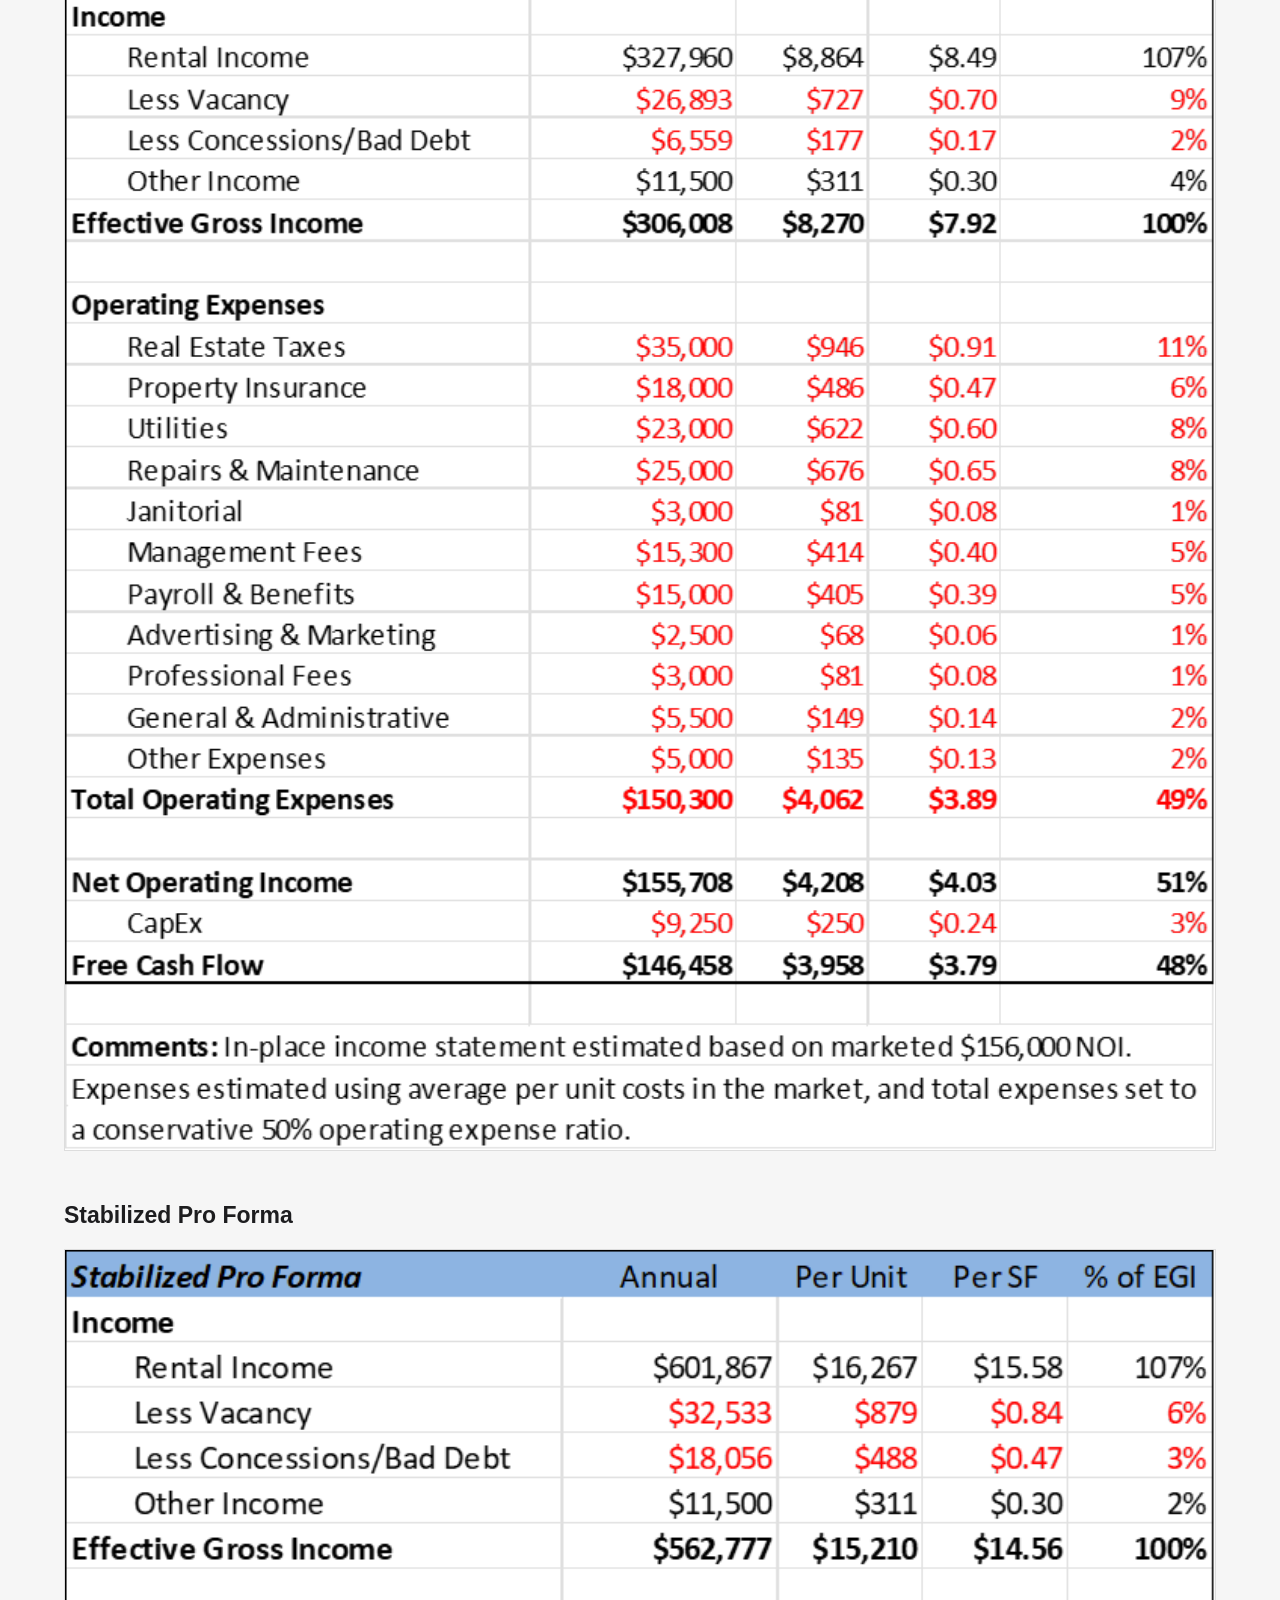
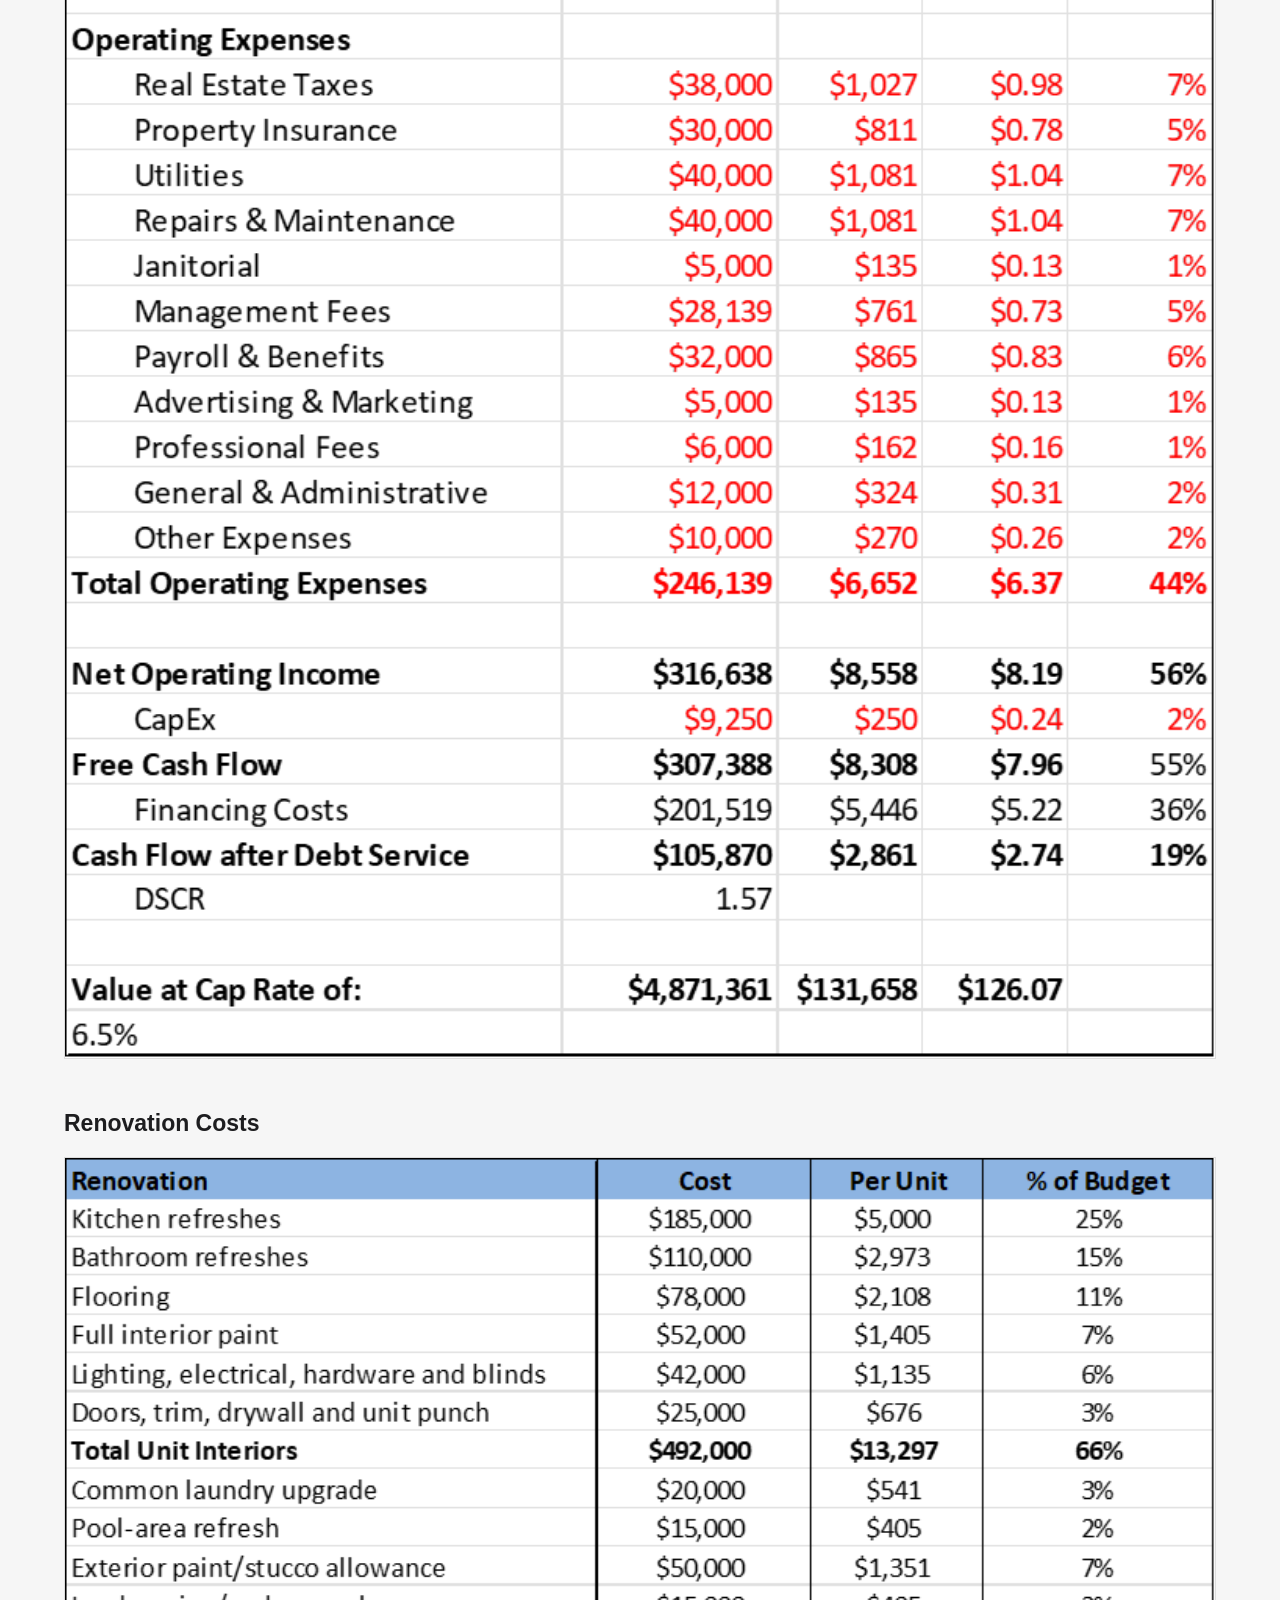
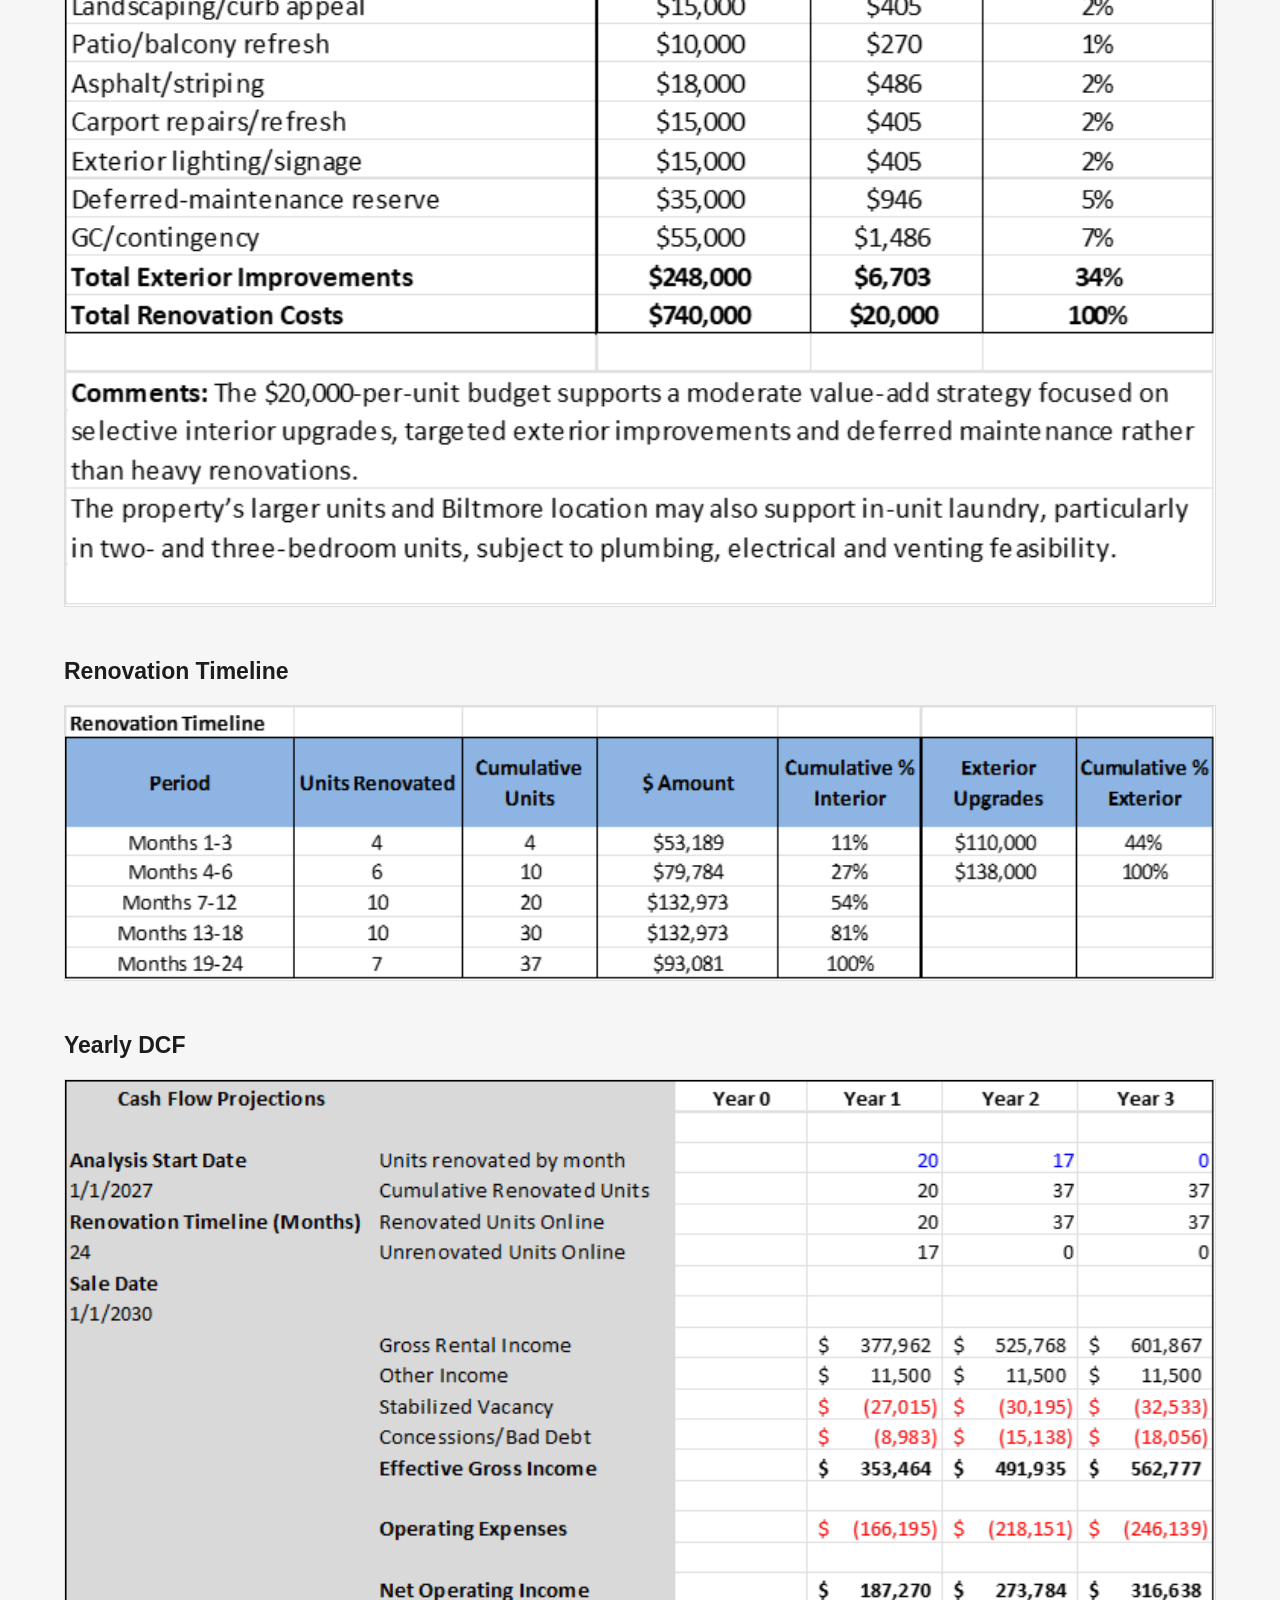
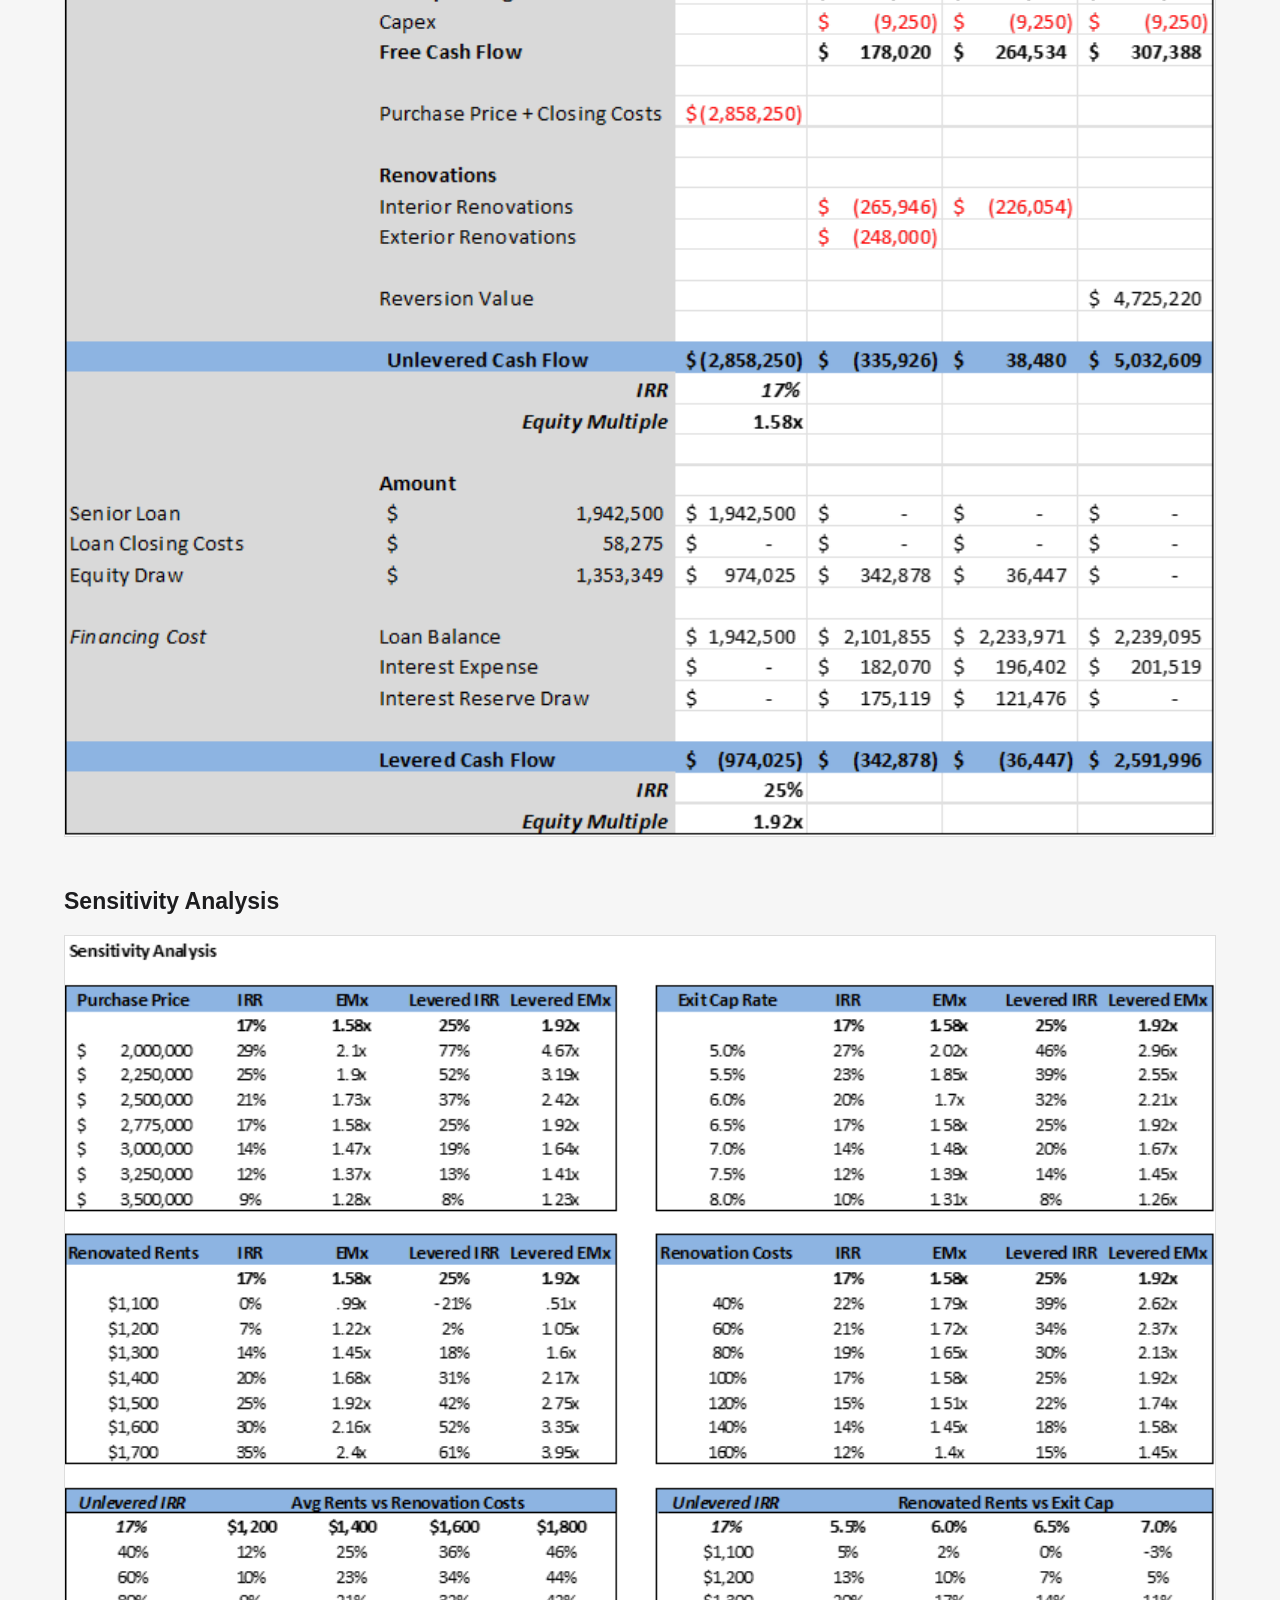
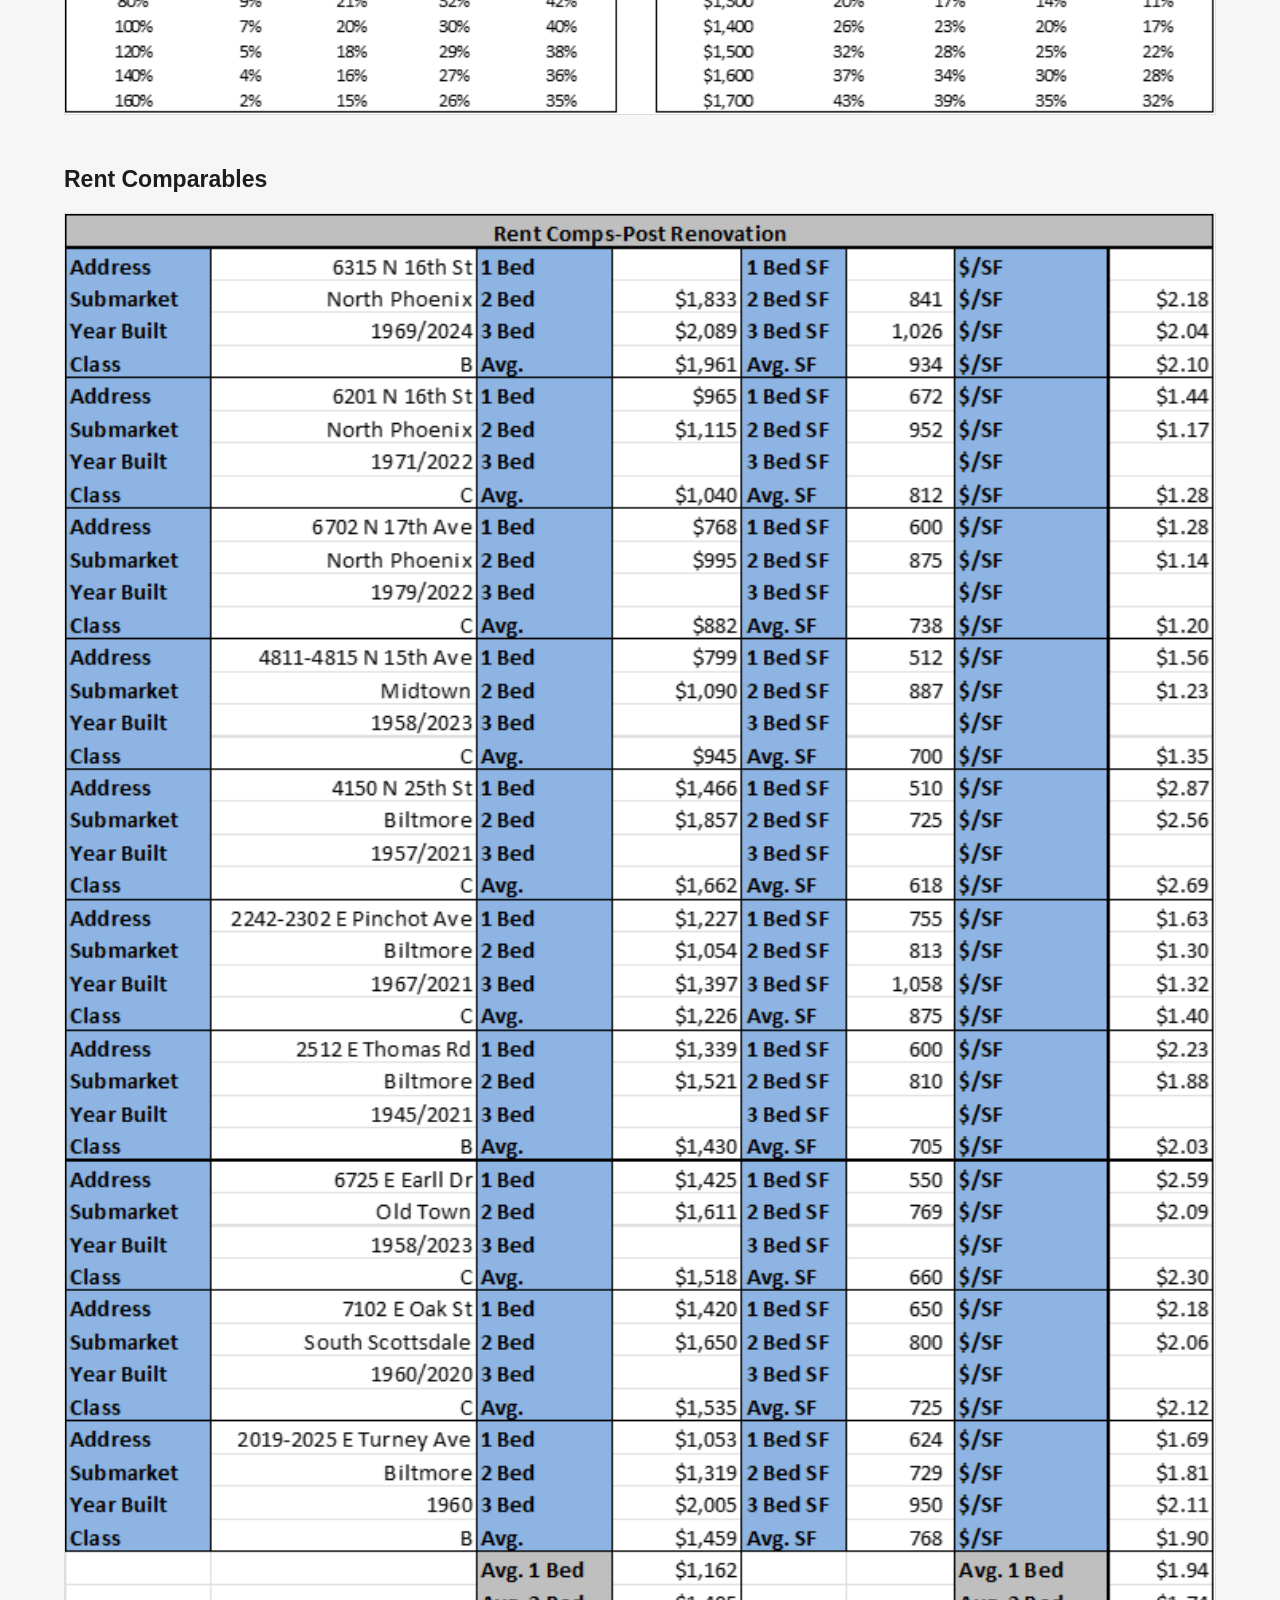
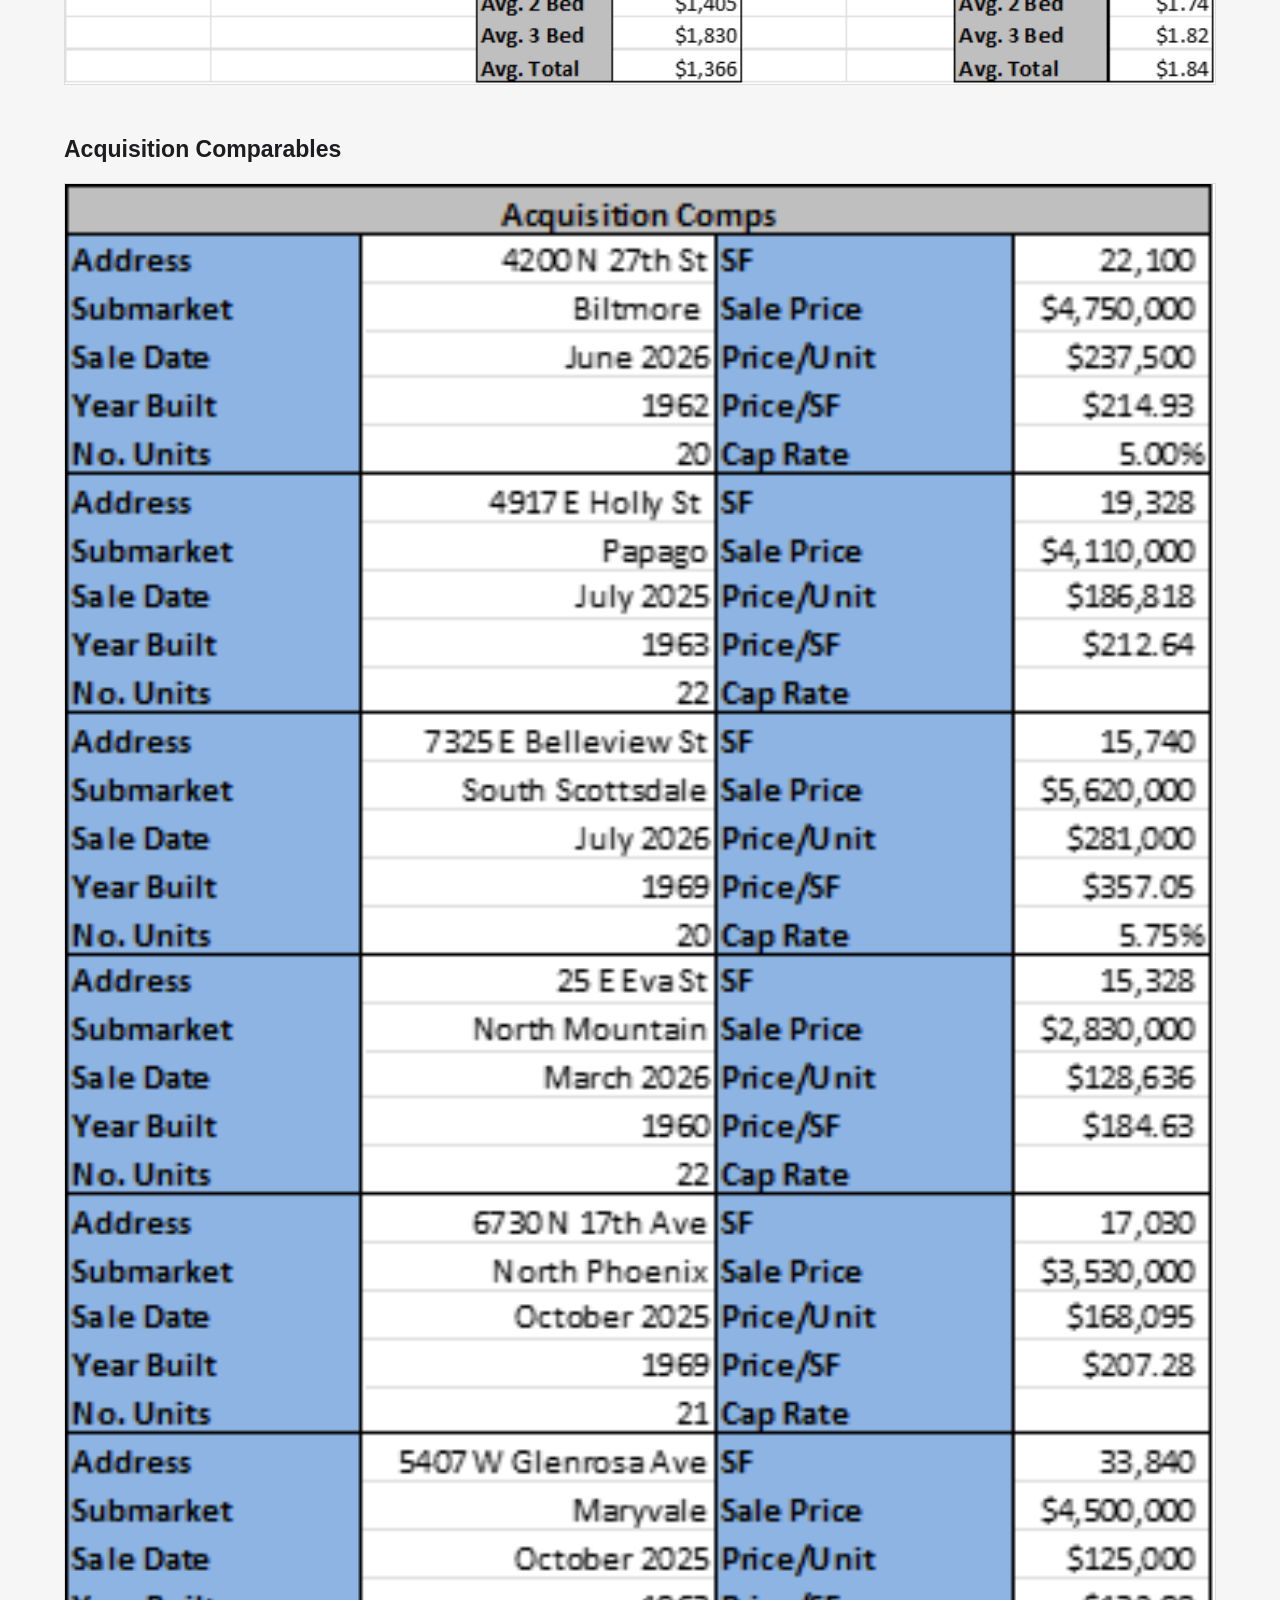
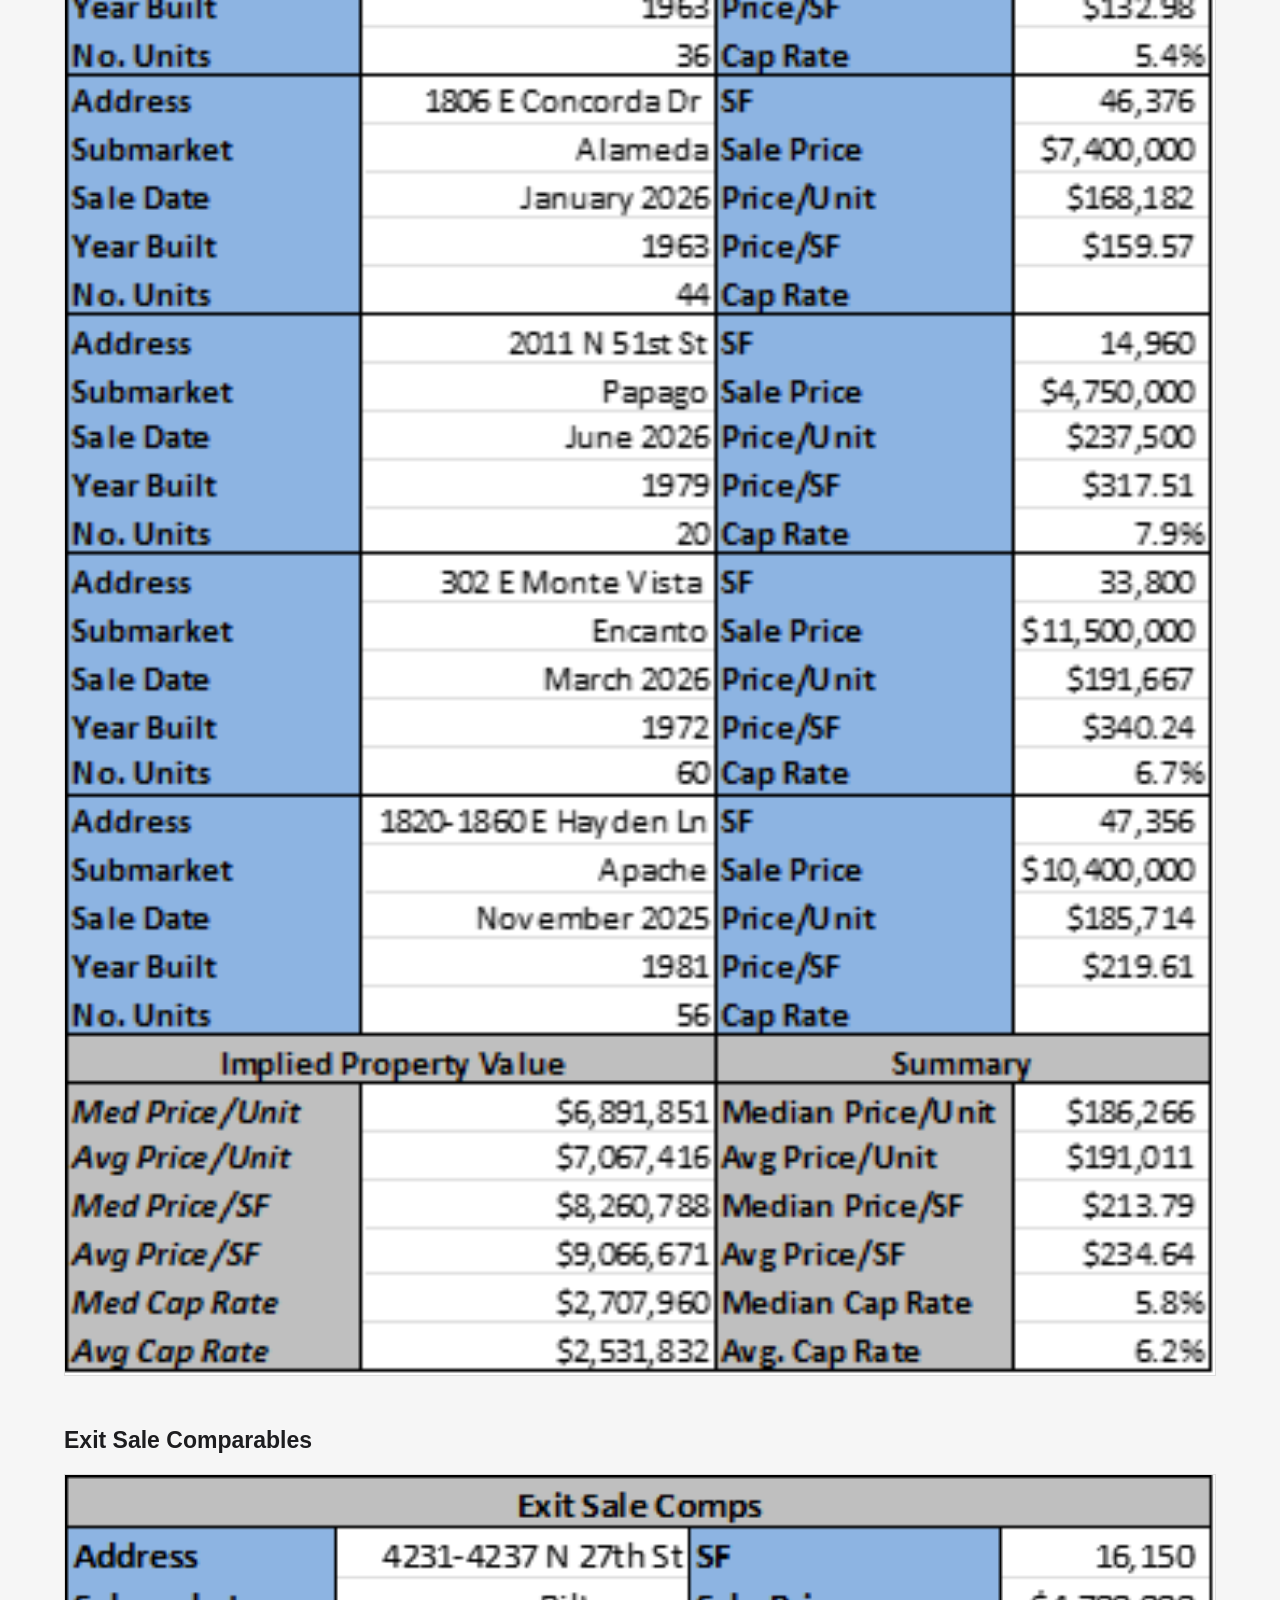
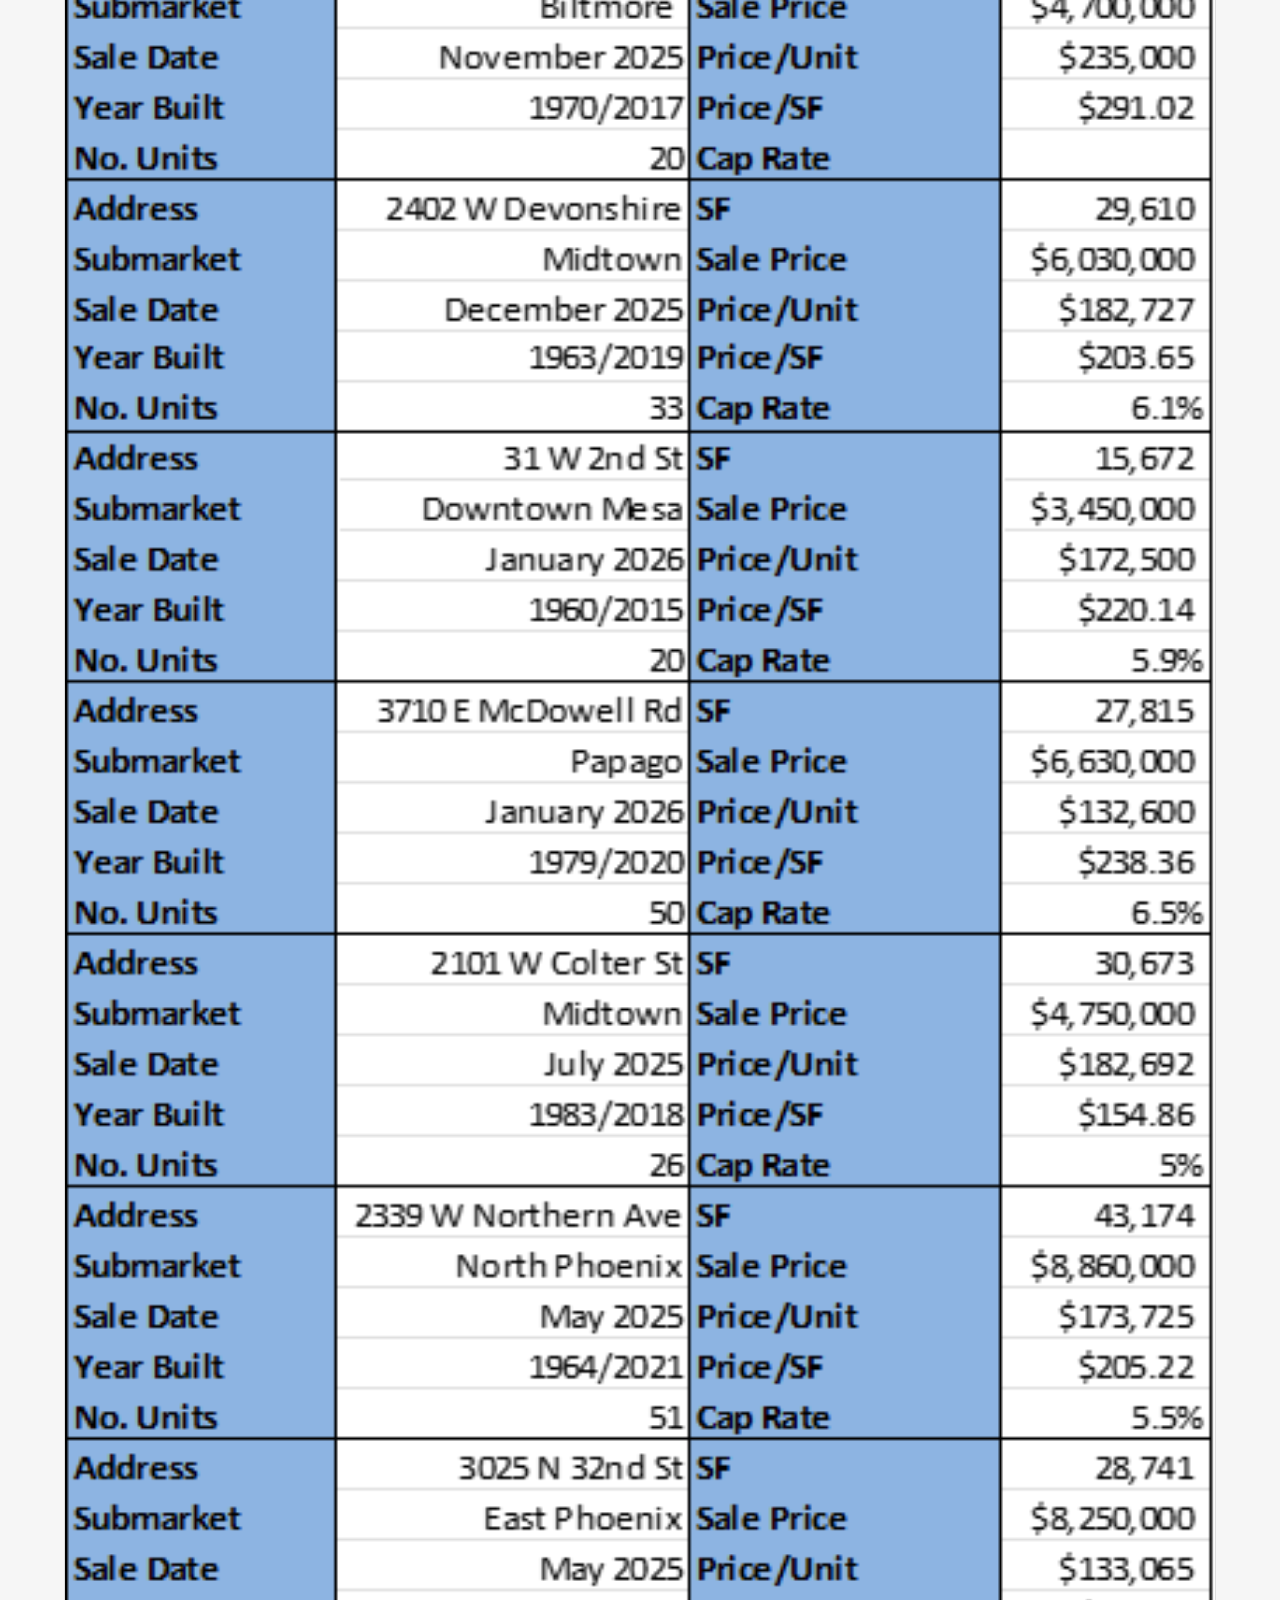
<file: projects/hibiscus.html>
<!DOCTYPE html>
<html lang="en">
<head>
    <meta charset="UTF-8">
    <meta name="viewport" content="width=device-width, initial-scale=1.0">

    <title>The Hibiscus | Robert Weeks</title>

    <link rel="stylesheet" href="../style.css">
</head>

<body>

    <header class="site-header">
        <div class="container nav-container">

            <a href="../index.html" class="logo">
                Robert Weeks
            </a>

            <nav>
    <a href="../index.html" class="active">Underwriting</a>
    <a href="../research.html">Research</a>
    <a href="../about.html">About</a>
</nav>

        </div>
    </header>


    <main>

        <section class="project-hero">

            <div class="container">

                <p class="eyebrow">
                    Multifamily Value-Add
                </p>

                <h1>The Hibiscus</h1>

                <p class="project-subtitle">
                    Phoenix, Arizona | 37 Units
                </p>


                <div class="project-cover">

                    <img src="../images/hibiscus/hibiscus-cover.jpg" alt="The Hibiscus multifamily property">

                </div>

            </div>

        </section>


        <section class="project-summary">

            <div class="container project-summary-grid">

                <div>
                    <p class="section-label">
                        Project Overview
                    </p>
                </div>


                <div class="project-summary-text">

                    <p>
                        The Hibiscus is a 37-unit multifamily value-add
                        underwriting case study in Phoenix, Arizona.
                    </p>

                    <p>
                        The analysis evaluates acquisition pricing, renovation
                        costs, rent positioning, operating performance, debt
                        structure, exit valuation and investment returns.
                    </p>

                    <p>
                        The underwriting incorporates comparable properties,
                        a detailed cash flow model, debt sizing and sensitivity
                        analysis to evaluate the property's risk-adjusted
                        investment potential.
                    </p>

                </div>

            </div>

        </section>

<section class="download-section">

    <div class="container">

        <h2>Project Files</h2>

        <p>
            Review the complete underwriting package or download
            the Excel model.
        </p>

        <div class="download-buttons">

            <a
                href="../downloads/hibiscus-underwriting.pdf"
                class="button"
                target="_blank"
            >
                View PDF
            </a>

            <a
                href="../downloads/hibiscus-underwriting.xlsx"
                class="button button-secondary"
                download
            >
                Download Excel
            </a>

        </div>

    </div>

</section>

        <section class="model-section">

    <div class="container">

        <p class="eyebrow">
            Financial Analysis
        </p>

        <h2>Underwriting</h2>


        <div class="model-image">
            <h3>Investment Summary</h3>
            <img src="../images/hibiscus/summary.png"
                 alt="Hibiscus investment summary">
        </div>


        <div class="model-image">
            <h3>Unit Mix</h3>
            <img src="../images/hibiscus/unit-mix.png"
                 alt="Hibiscus unit mix">
        </div>


        <div class="model-image">
            <h3>In-Place Operations</h3>
            <img src="../images/hibiscus/in-place-operations.png"
                 alt="Hibiscus in-place operating analysis">
        </div>


        <div class="model-image">
            <h3>Stabilized Pro Forma</h3>
            <img src="../images/hibiscus/stabilized-pro-forma.png"
                 alt="Hibiscus stabilized pro forma">
        </div>


        <div class="model-image">
            <h3>Renovation Costs</h3>
            <img src="../images/hibiscus/renovation-costs.png"
                 alt="Hibiscus renovation cost analysis">
        </div>


        <div class="model-image">
            <h3>Renovation Timeline</h3>
            <img src="../images/hibiscus/renovation-timeline.png"
                 alt="Hibiscus renovation timeline">
        </div>


        <div class="model-image">
            <h3>Yearly DCF</h3>
            <img src="../images/hibiscus/yearly-dcf.png"
                 alt="Hibiscus yearly discounted cash flow">
        </div>


        <div class="model-image">
            <h3>Sensitivity Analysis</h3>
            <img src="../images/hibiscus/sensitivity-analysis.png"
                 alt="Hibiscus sensitivity analysis">
        </div>


        <div class="model-image">
            <h3>Rent Comparables</h3>
            <img src="../images/hibiscus/rent-comps.png"
                 alt="Hibiscus rent comparable analysis">
        </div>


        <div class="model-image">
            <h3>Acquisition Comparables</h3>
            <img src="../images/hibiscus/acquisition-comps.png"
                 alt="Hibiscus acquisition comparable analysis">
        </div>


        <div class="model-image">
            <h3>Exit Sale Comparables</h3>
            <img src="../images/hibiscus/exit-sale-comps.png"
                 alt="Hibiscus exit sale comparable analysis">
        </div>

    </div>

</section>
</file>
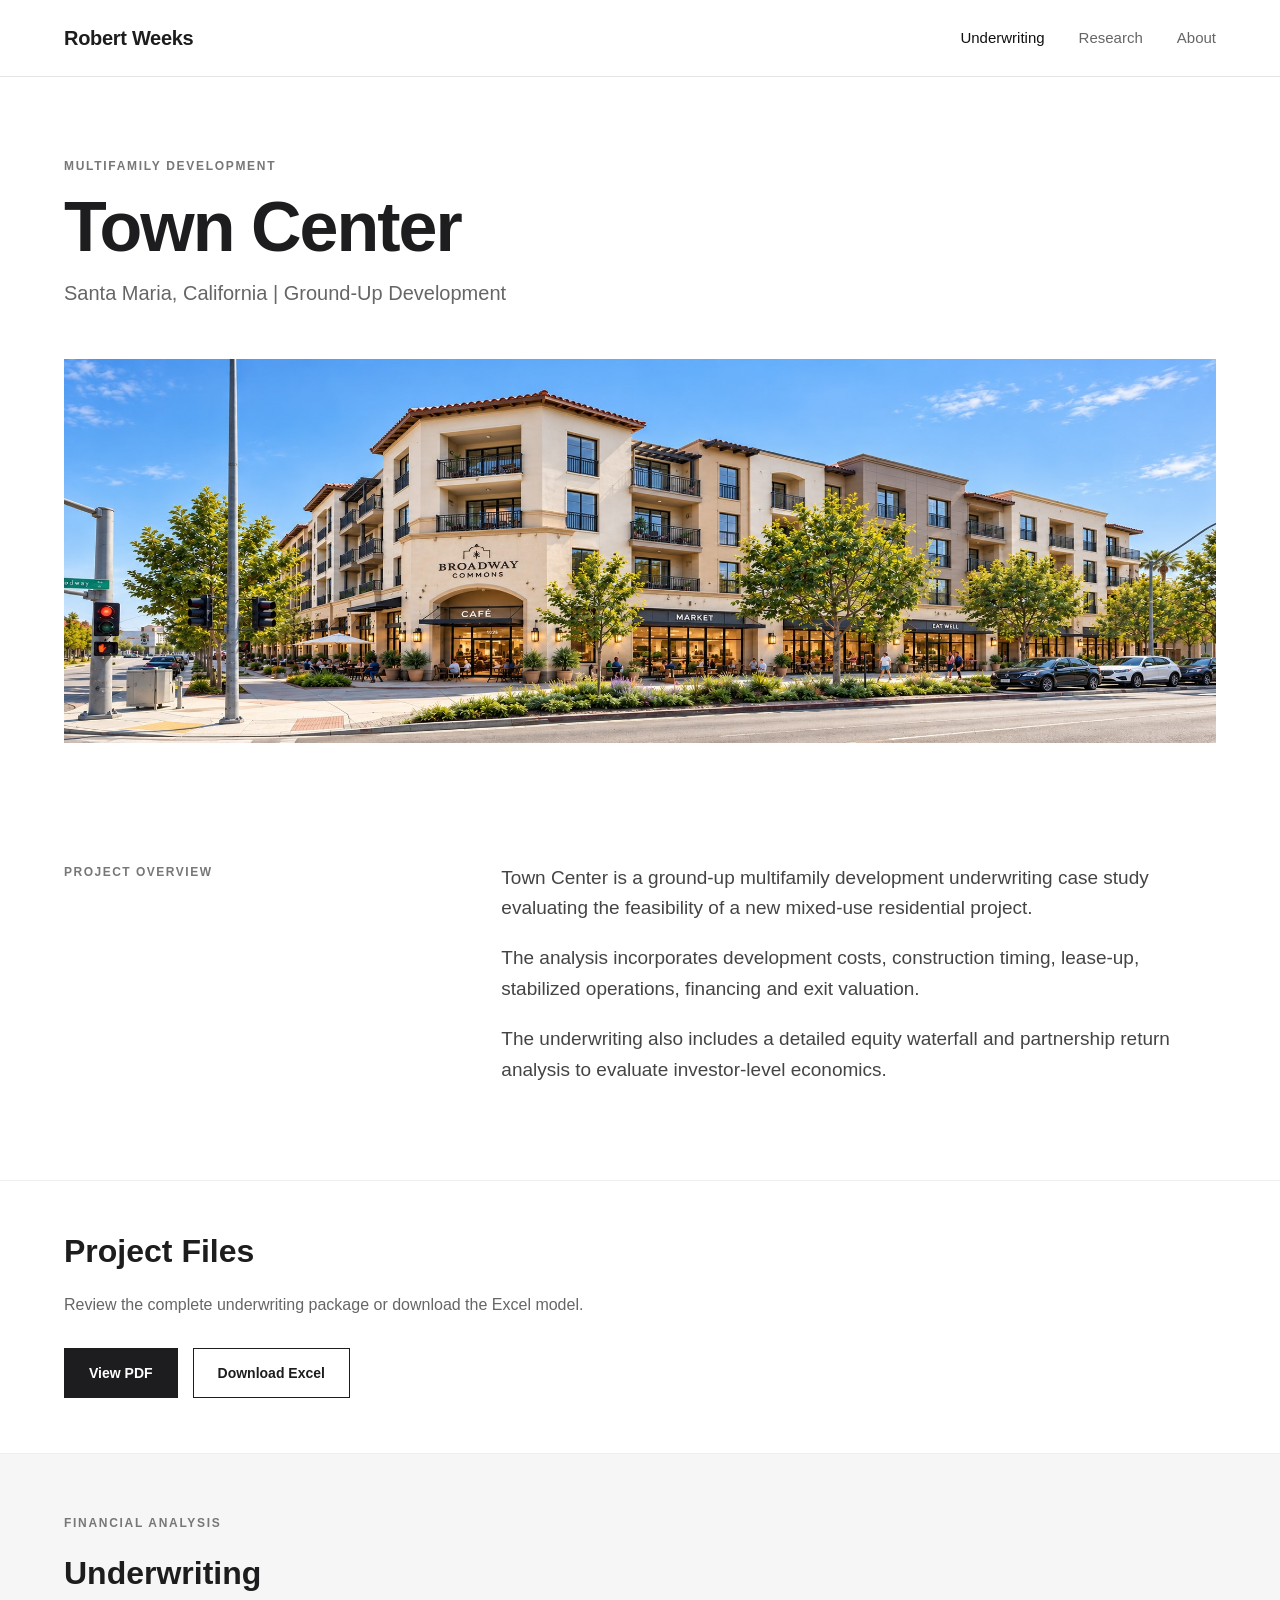
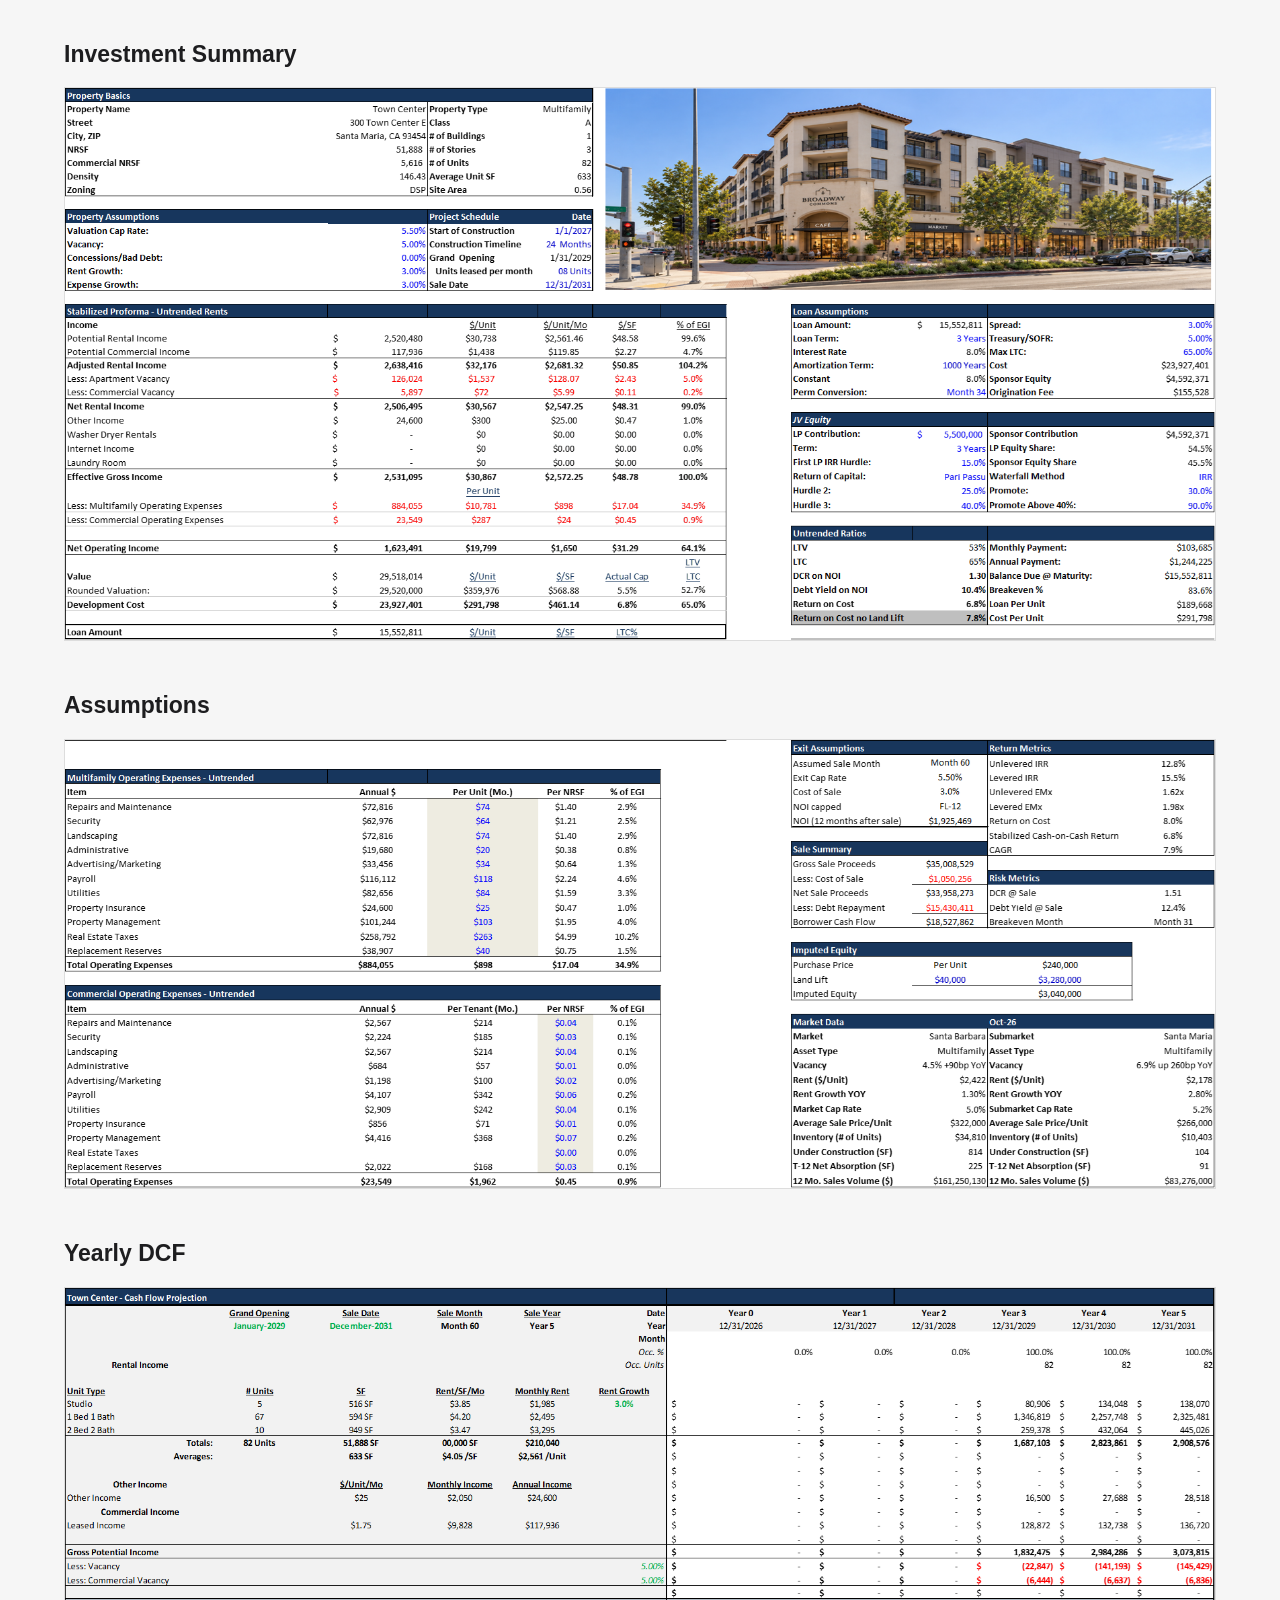
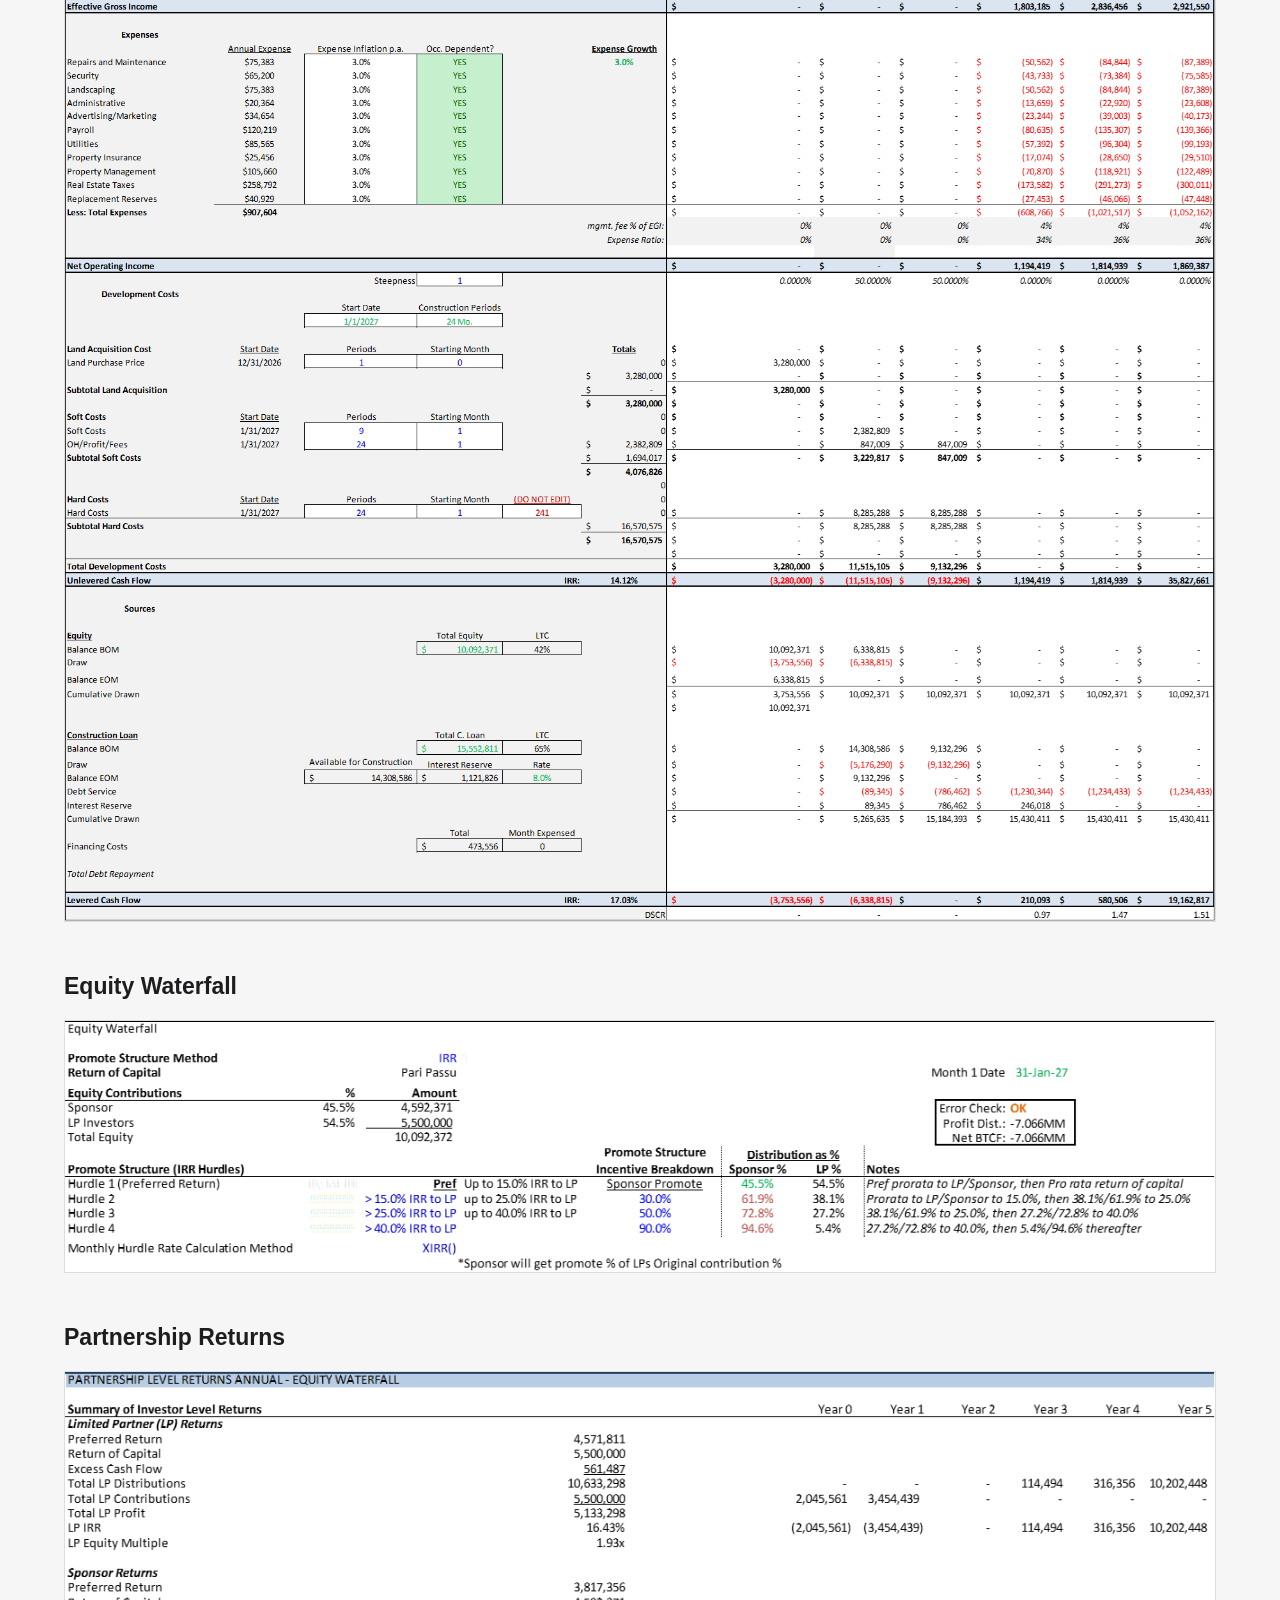
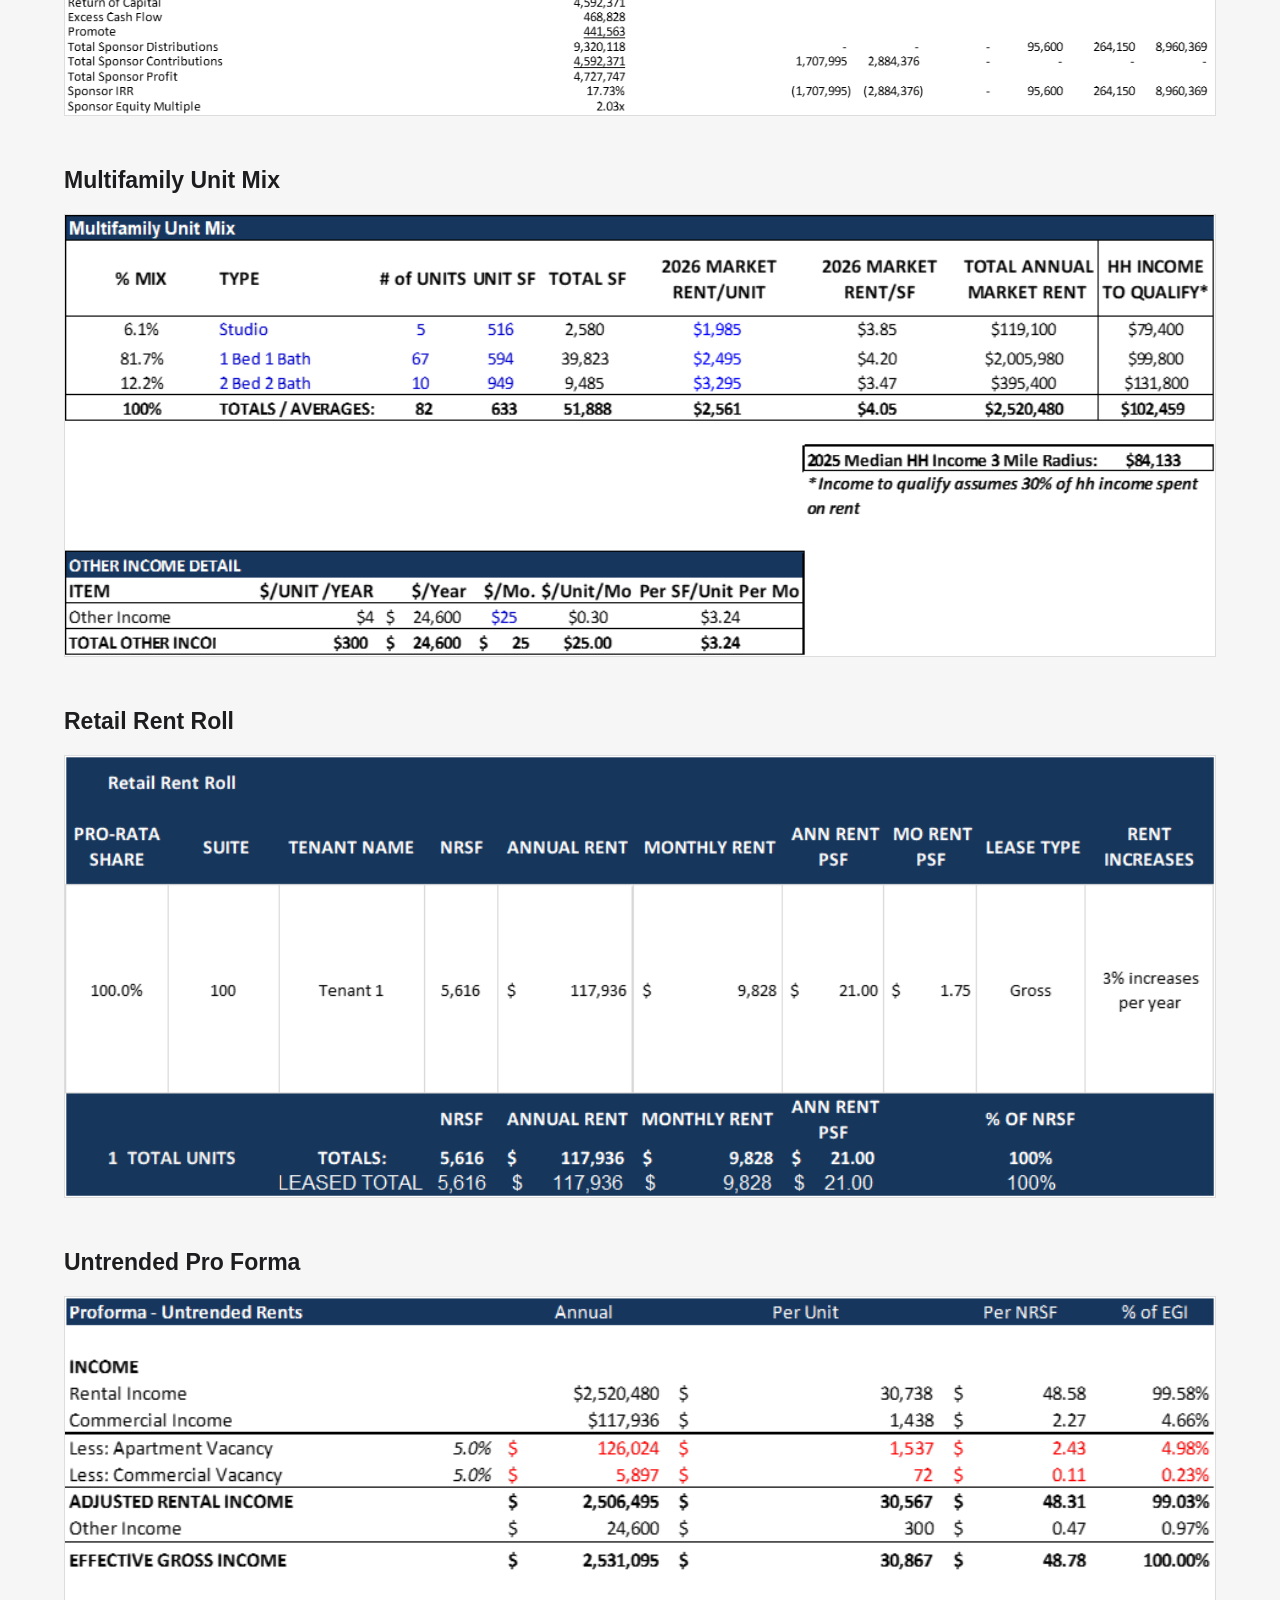
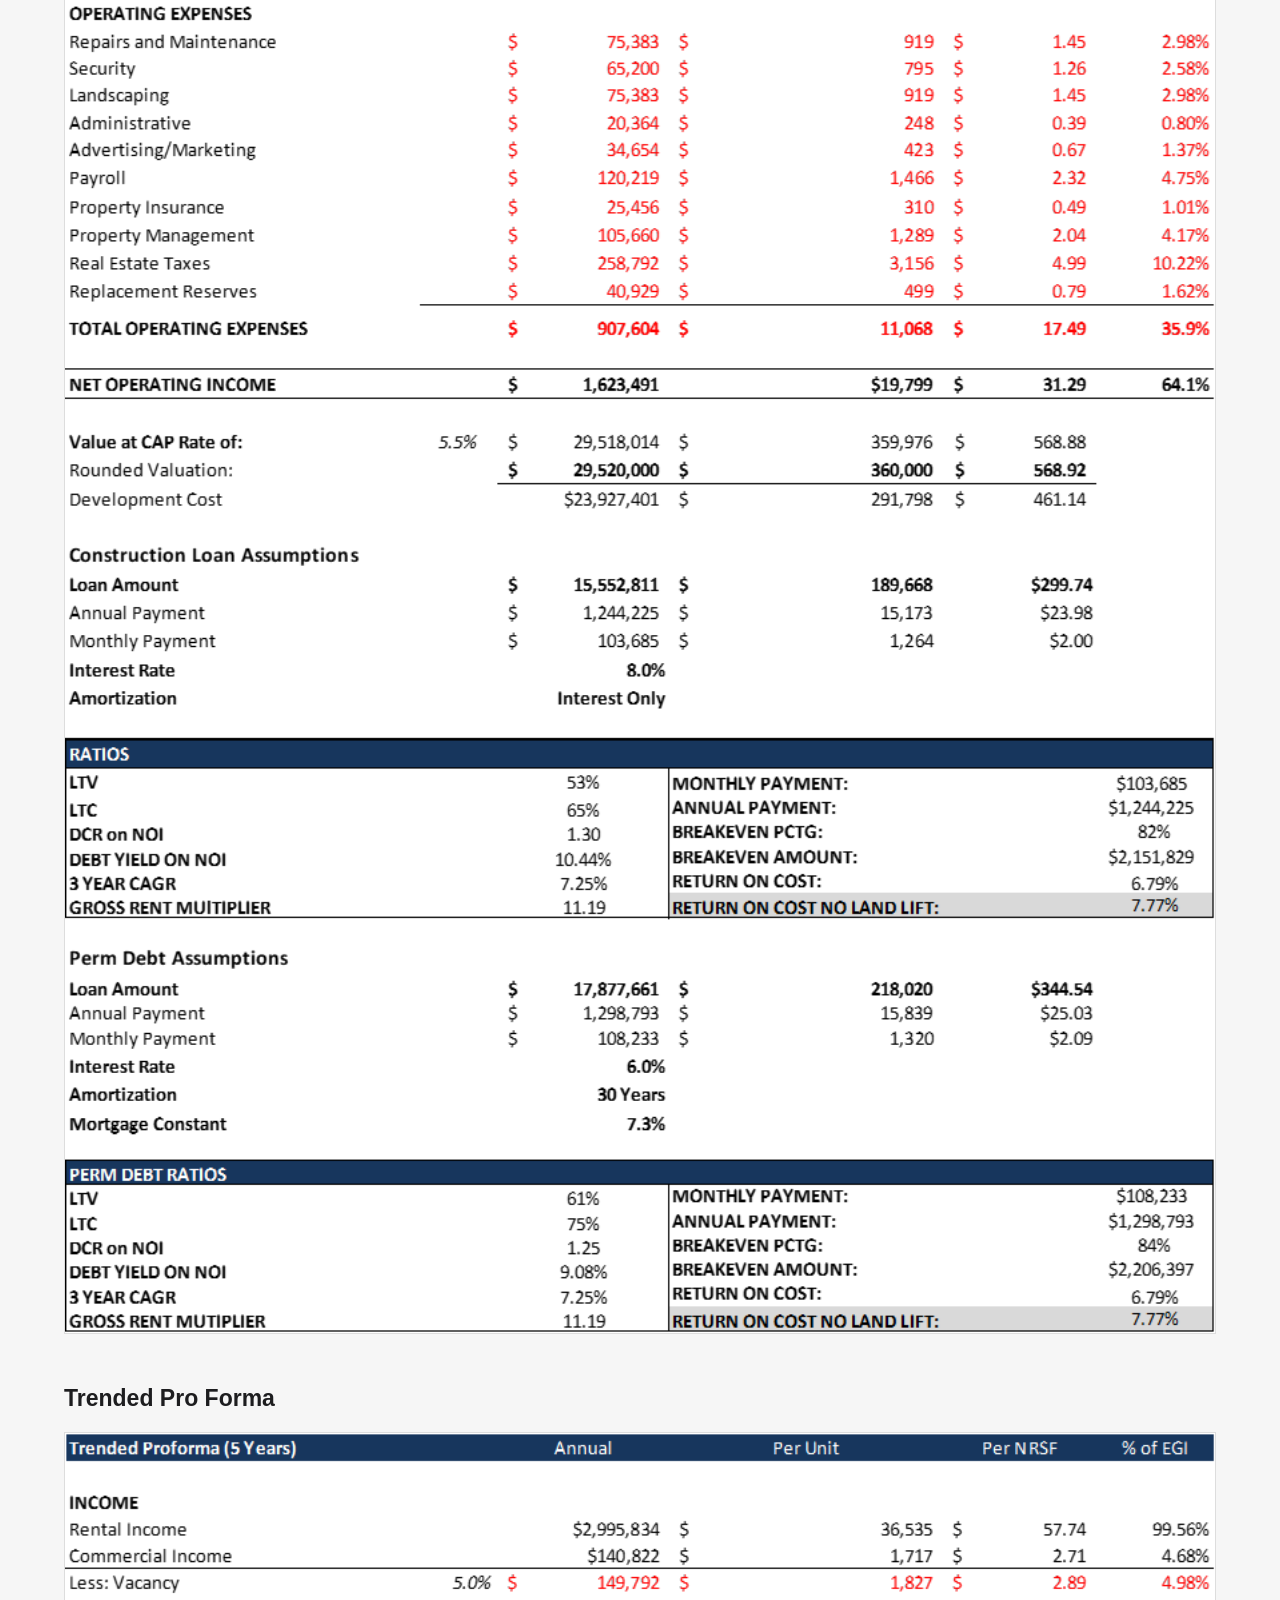
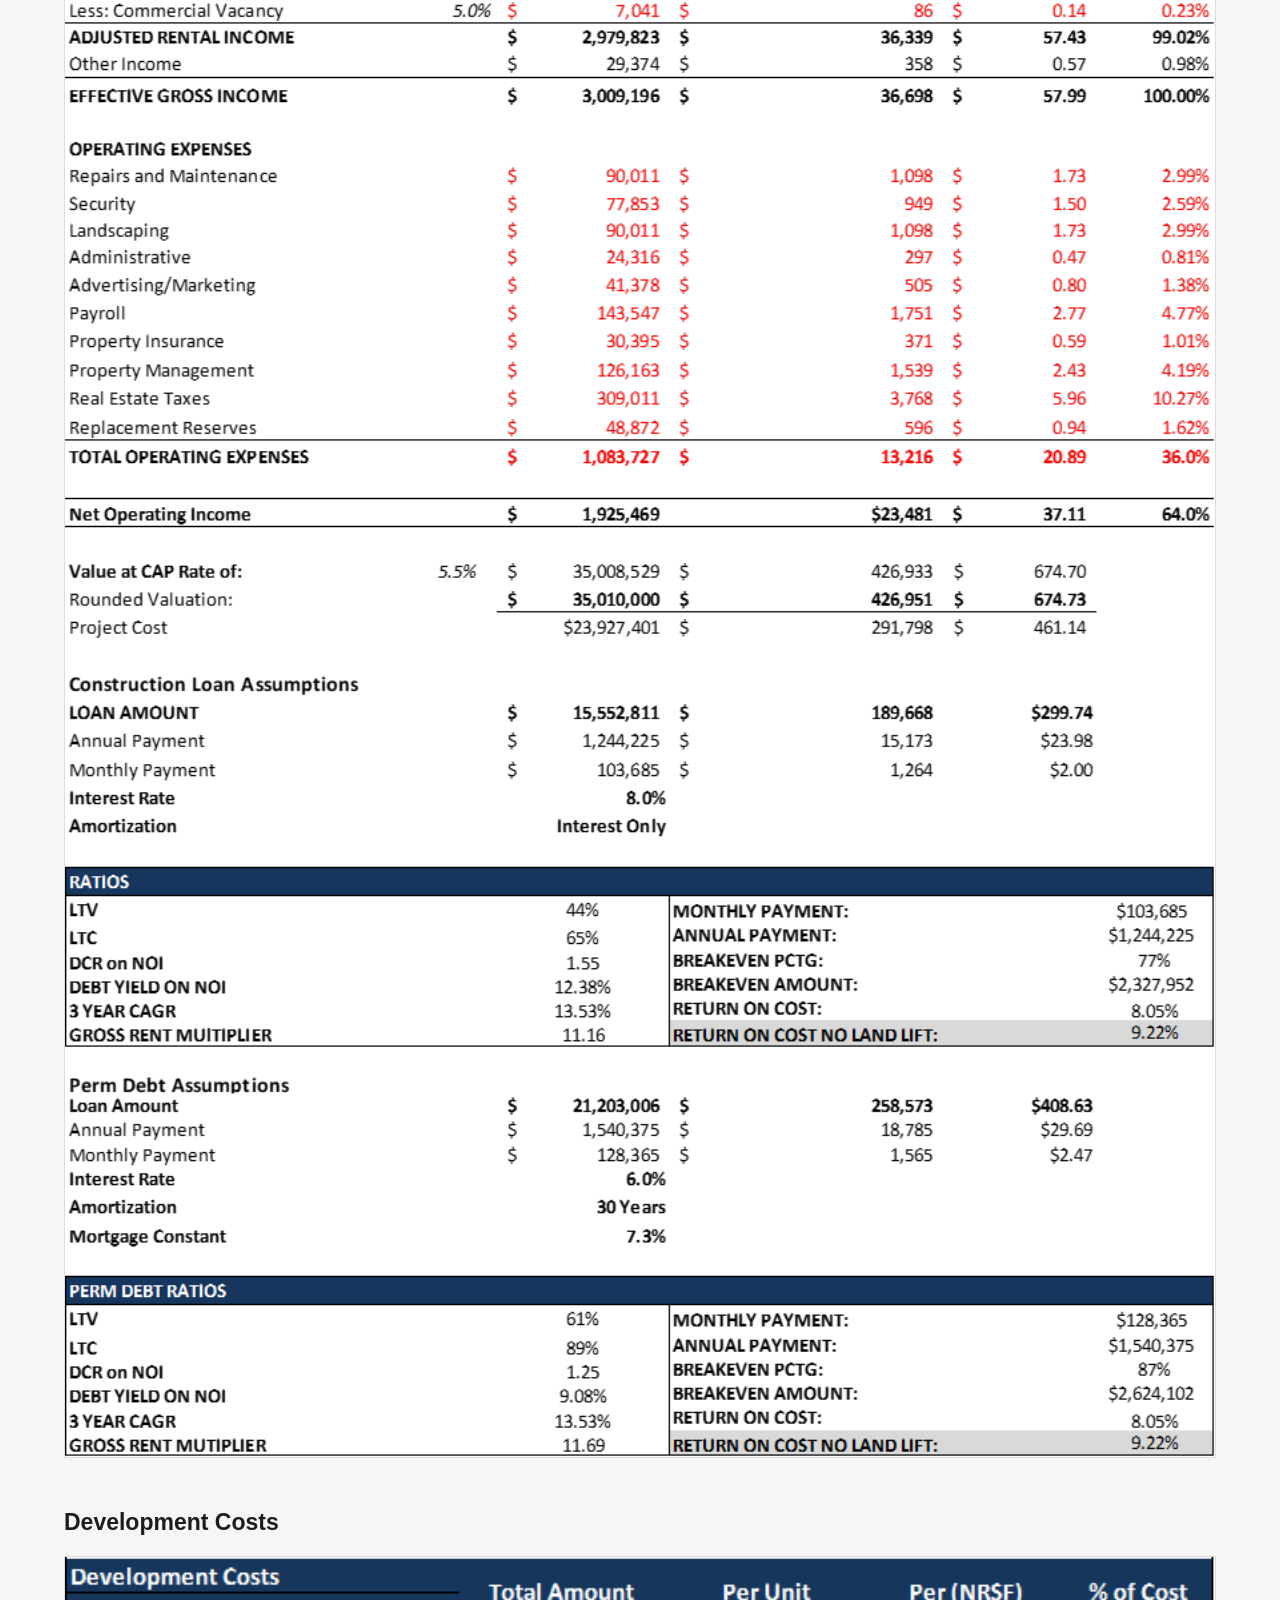
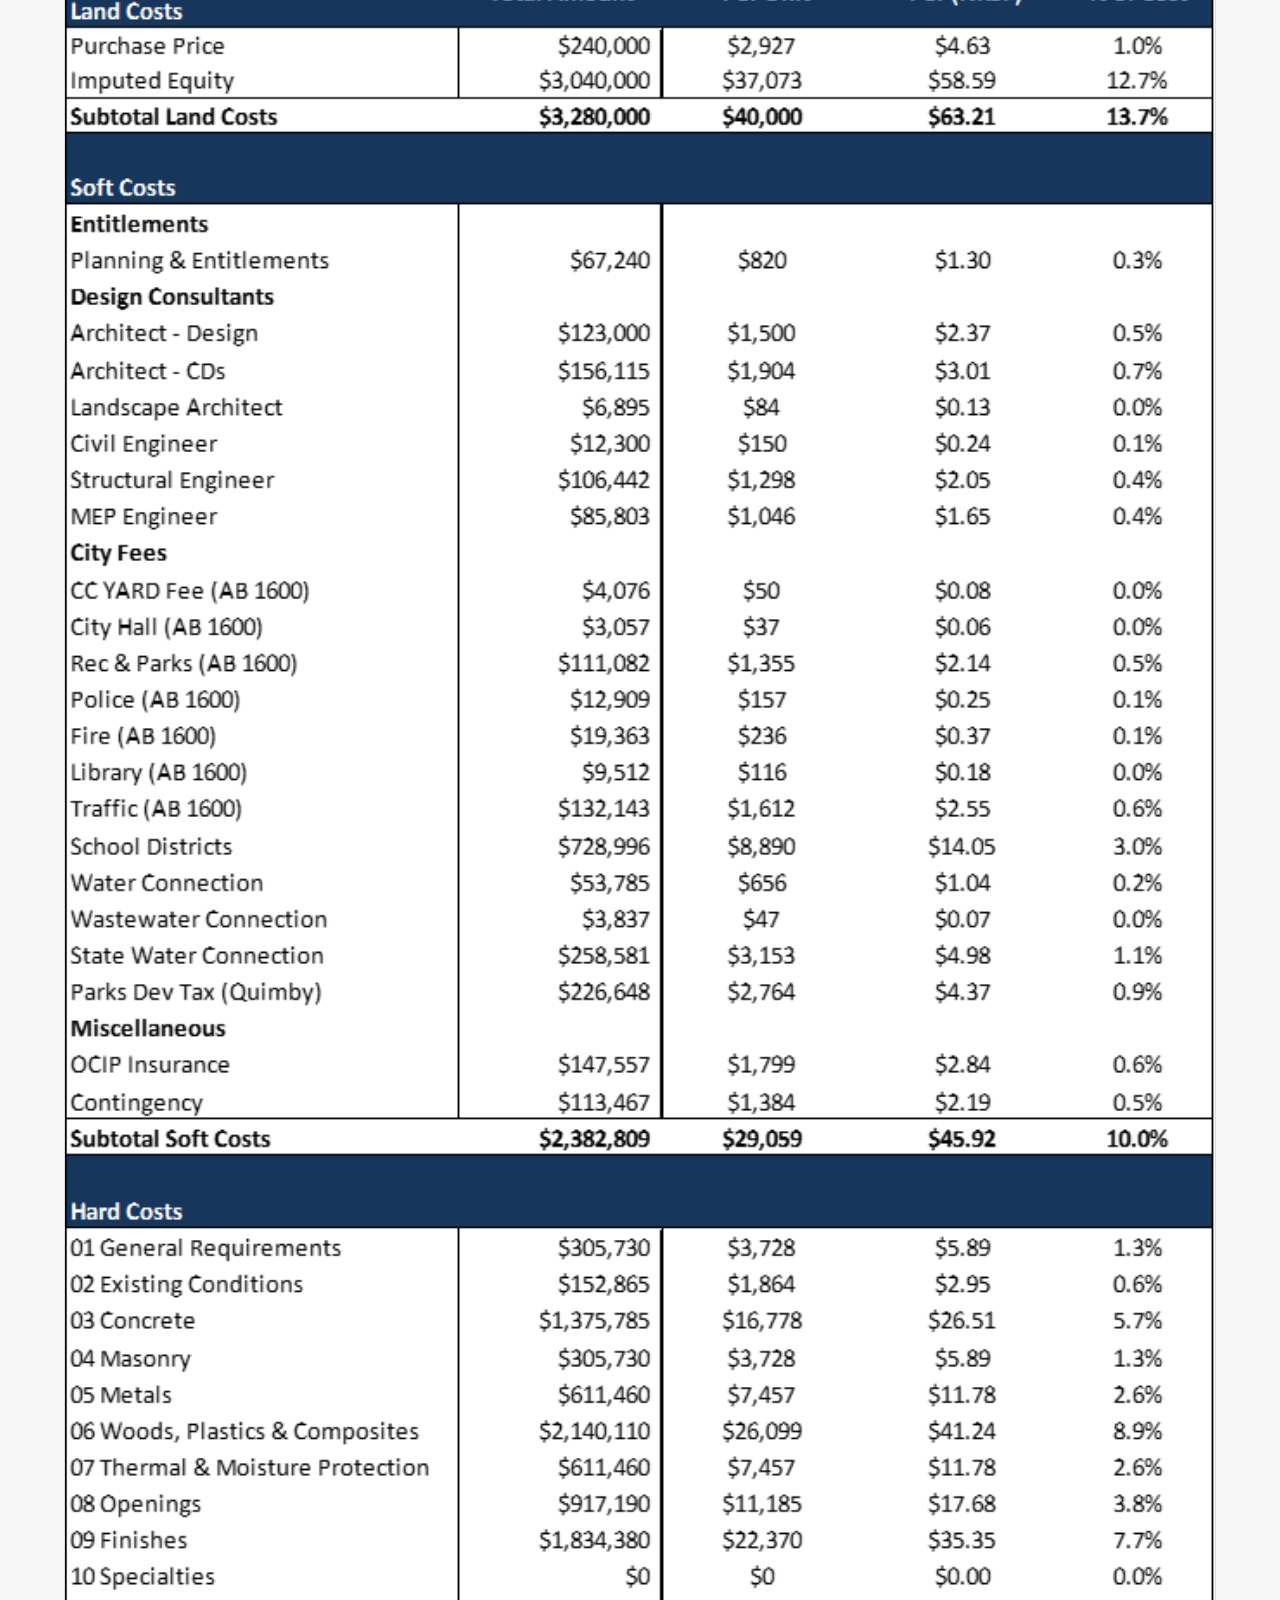
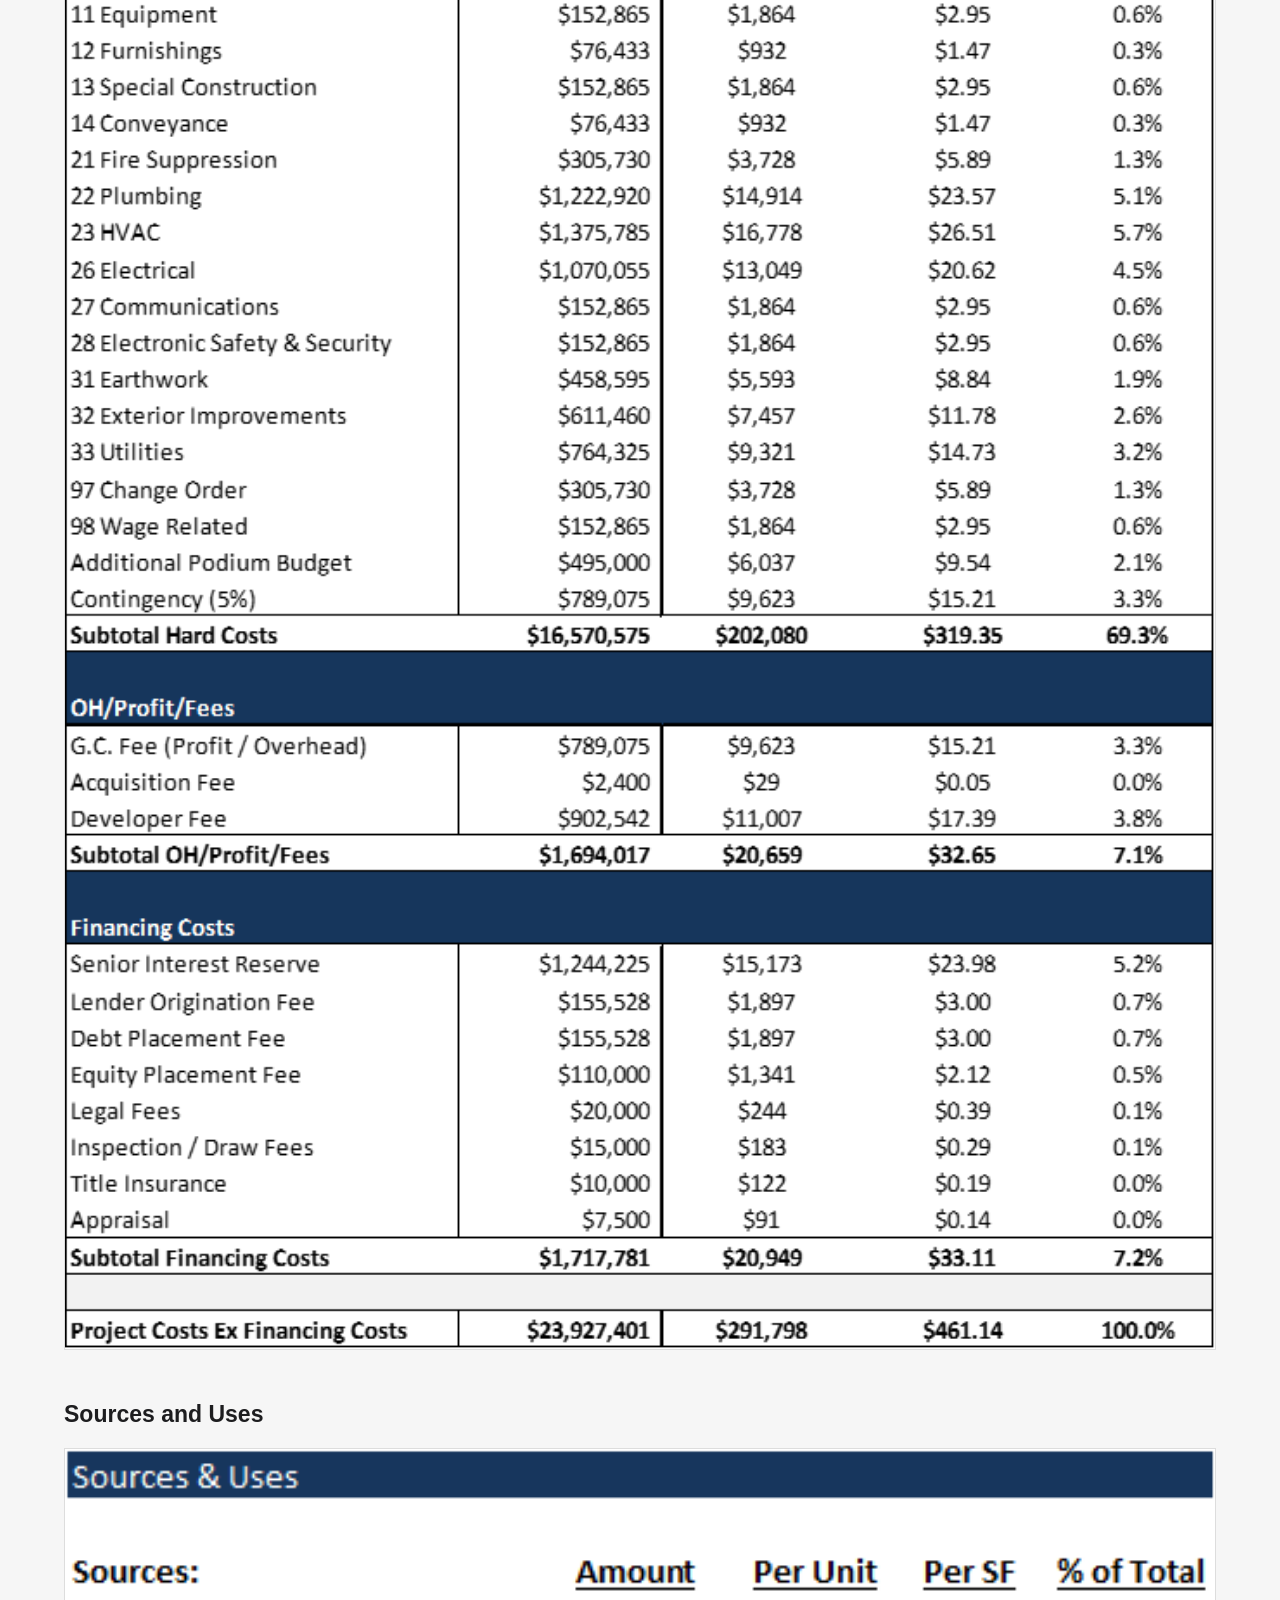
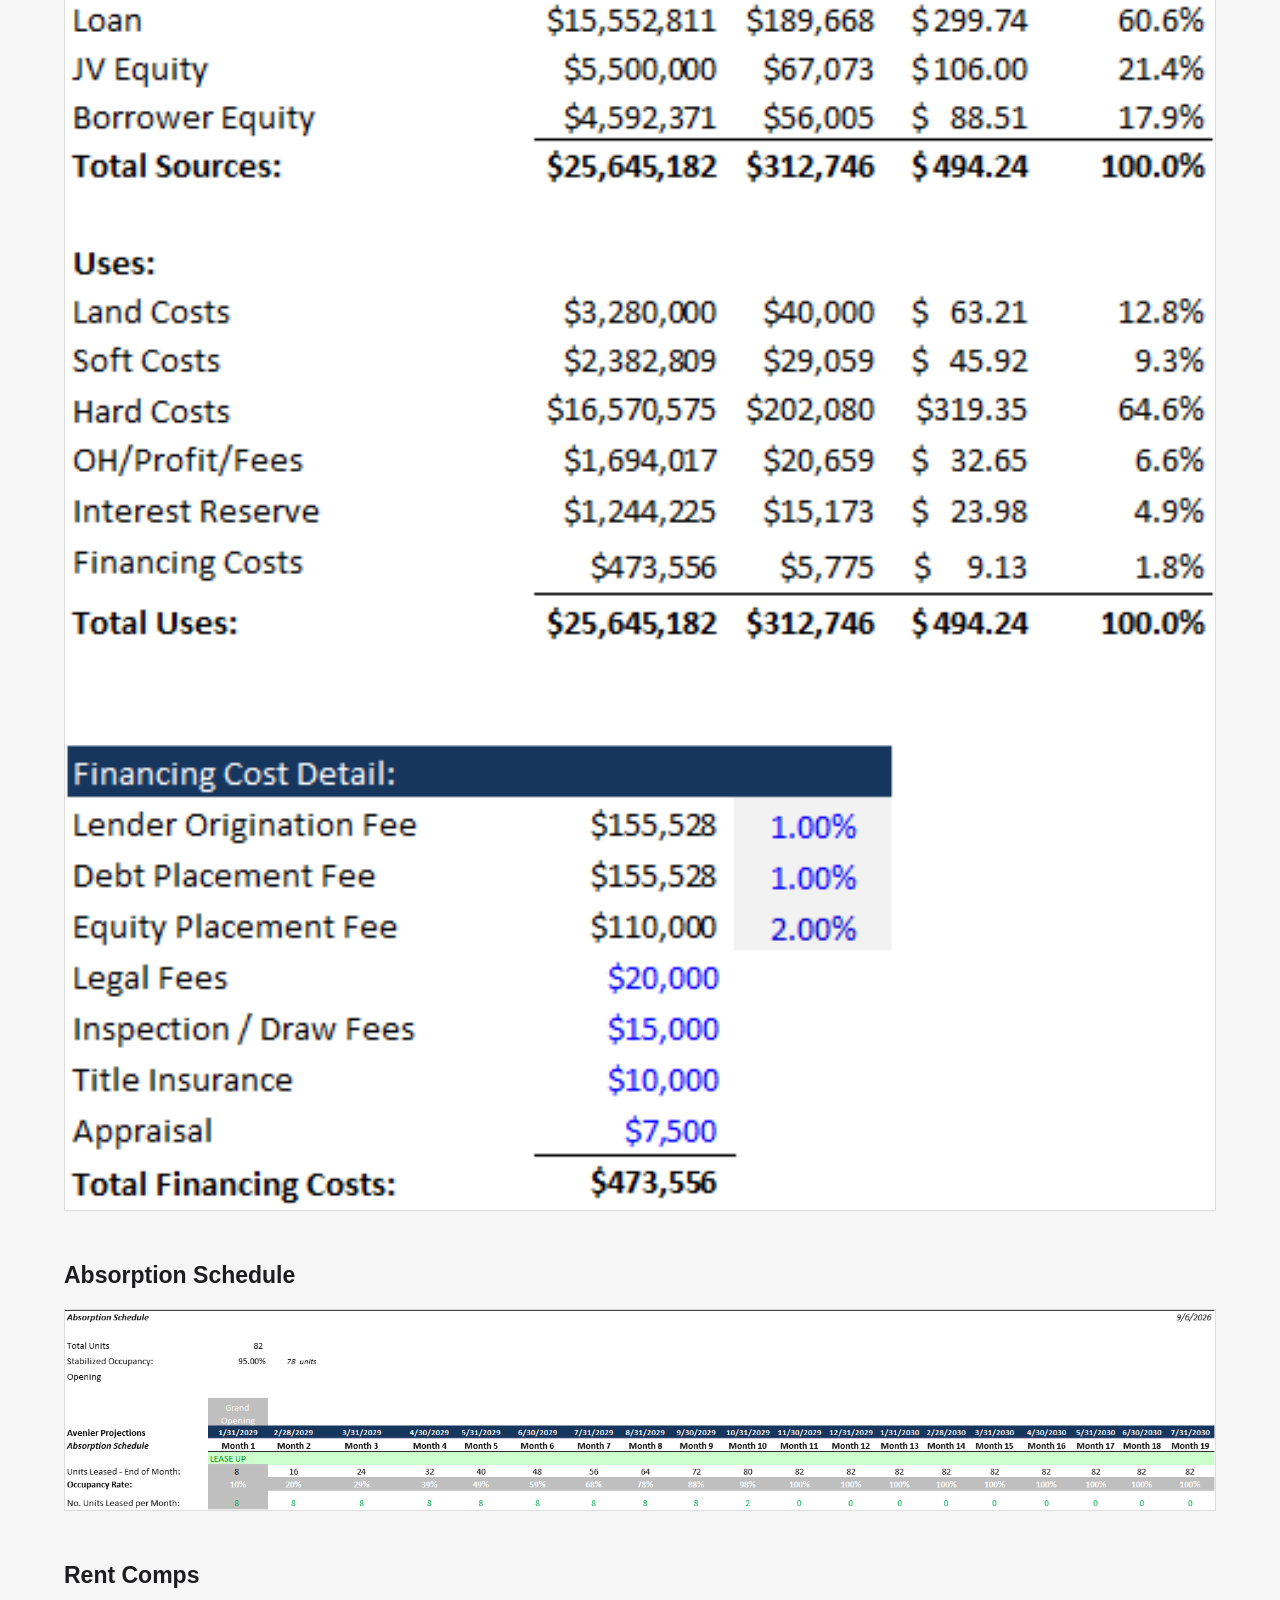
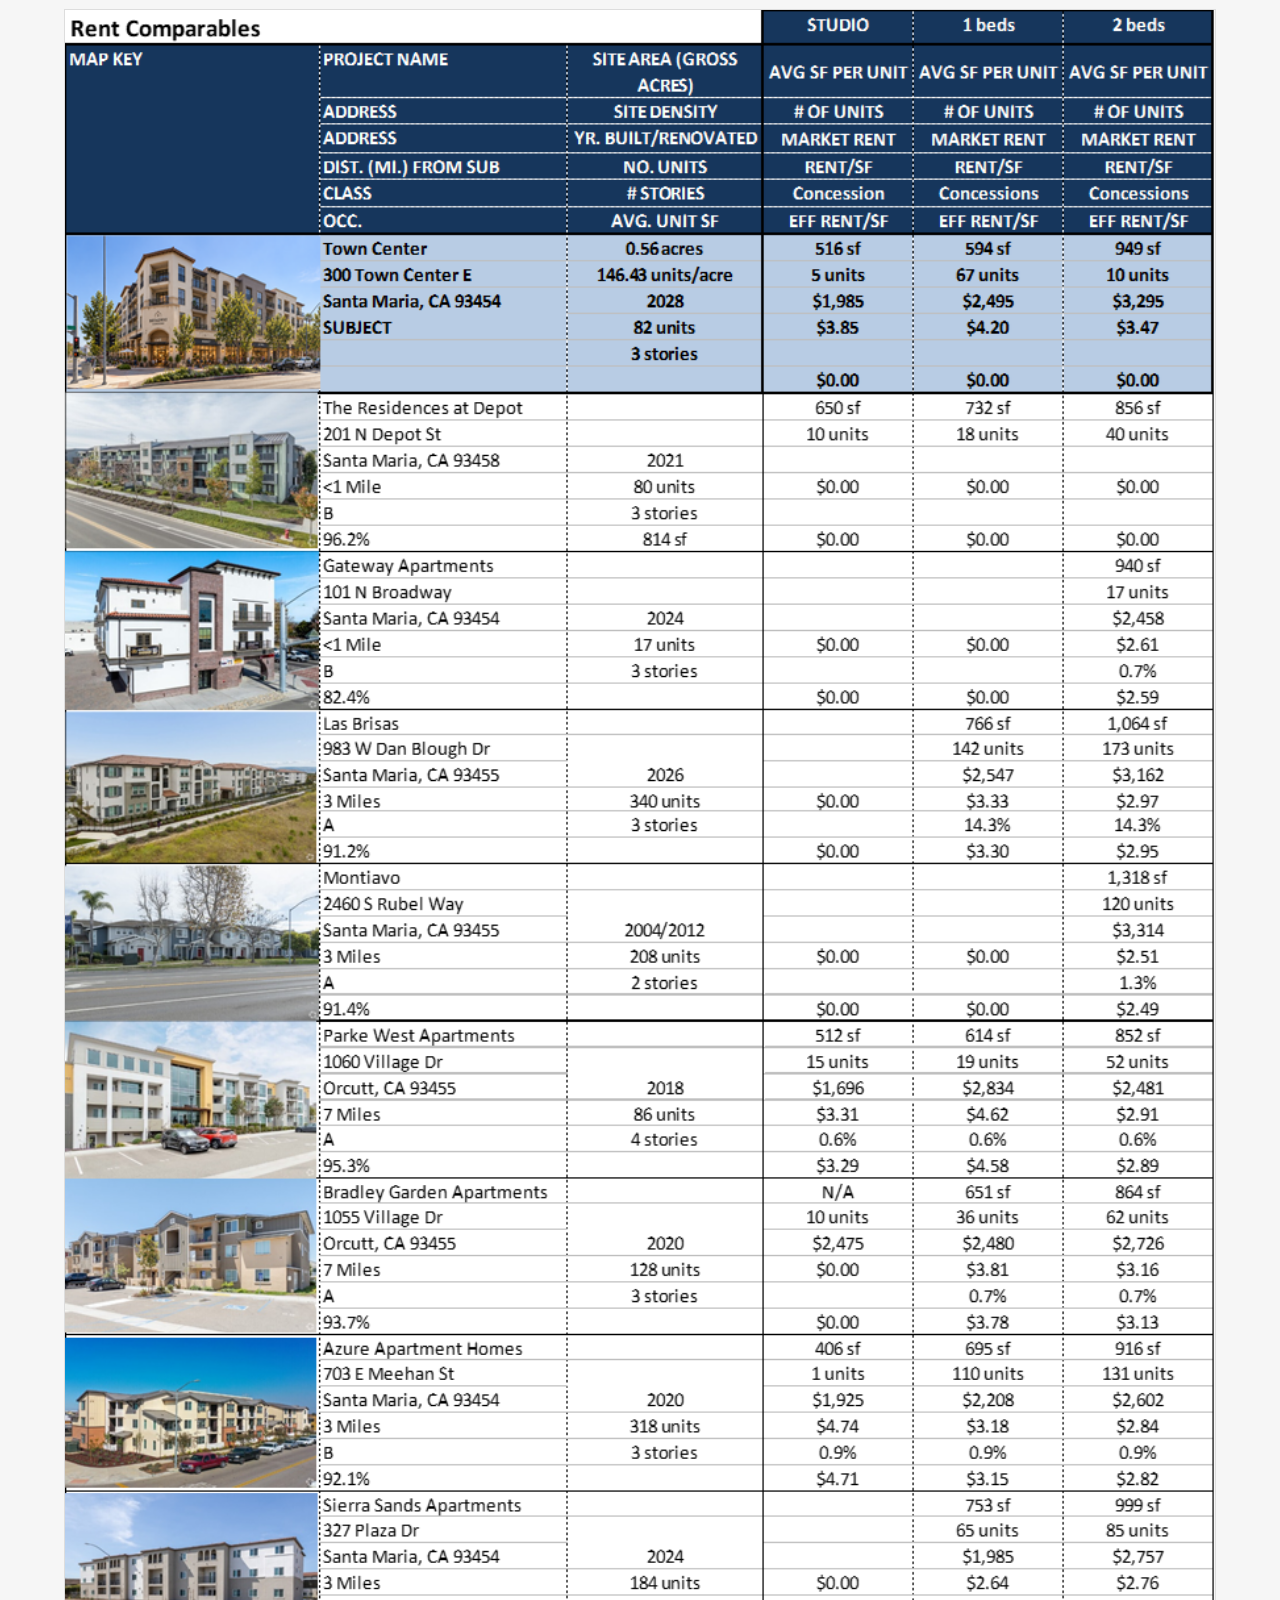
<file: projects/town-center.html>
<!DOCTYPE html>
<html lang="en">
<head>
    <meta charset="UTF-8">
    <meta name="viewport" content="width=device-width, initial-scale=1.0">

    <title>Town Center | Robert Weeks</title>

    <link rel="stylesheet" href="../style.css">
</head>

<body>

    <header class="site-header">
        <div class="container nav-container">

            <a href="../index.html" class="logo">
                Robert Weeks
            </a>

            <nav>
    <a href="../index.html" class="active">Underwriting</a>
    <a href="../research.html">Research</a>
    <a href="../about.html">About</a>
</nav>

        </div>
    </header>


    <main>

        <section class="project-hero">

            <div class="container">

                <p class="eyebrow">
                    Multifamily Development
                </p>

                <h1>Town Center</h1>

                <p class="project-subtitle">
                    Santa Maria, California | Ground-Up Development
                </p>


                <div class="project-cover">
    <img src="../images/town-center/town-center-cover.jpg"
         alt="Town Center multifamily development">

                </div>

            </div>

        </section>


        <section class="project-summary">

            <div class="container project-summary-grid">

                <div>
                    <p class="section-label">
                        Project Overview
                    </p>
                </div>


                <div class="project-summary-text">

                    <p>
                        Town Center is a ground-up multifamily development underwriting
        case study evaluating the feasibility of a new mixed-use residential project.
                    </p>

                    <p>
                        The analysis incorporates development costs, construction timing,
        lease-up, stabilized operations, financing and exit valuation.
                    </p>

                    <p>
                        The underwriting also includes a detailed equity waterfall and
        partnership return analysis to evaluate investor-level economics.
                    </p>

                </div>

            </div>

        </section>

<section class="download-section">

    <div class="container">

        <h2>Project Files</h2>

        <p>
            Review the complete underwriting package or download
            the Excel model.
        </p>

        <div class="download-buttons">

            <a
        href="../downloads/town-center-underwriting.pdf"
        class="button"
        target="_blank"
            >
                View PDF
            </a>

            <a
        href="../downloads/town-center-underwriting.xlsx"
        class="button button-secondary"
        download
    >
                Download Excel
            </a>

        </div>

    </div>

</section>

        <section class="model-section">

    <div class="container">

        <p class="eyebrow">
            Financial Analysis
        </p>

        <h2>Underwriting</h2>


        <div class="model-image">
            <h3>Investment Summary</h3>
            <img src="../images/town-center/summary.png"
                 alt="Town Center investment summary">
        </div>


        <div class="model-image">
            <h3>Assumptions</h3>
            <img src="../images/town-center/assumptions.png"
                 alt="Town Center development assumptions">
        </div>


        <div class="model-image">
            <h3>Yearly DCF</h3>
            <img src="../images/town-center/yearly-dcf.png"
                 alt="Town Center yearly discounted cash flow">
        </div>


        <div class="model-image">
            <h3>Equity Waterfall</h3>
            <img src="../images/town-center/equity-waterfall.png"
                 alt="Town Center equity waterfall">
        </div>


        <div class="model-image">
            <h3>Partnership Returns</h3>
            <img src="../images/town-center/partnership-returns.png"
                 alt="Town Center partnership returns">
        </div>


        <div class="model-image">
            <h3>Multifamily Unit Mix</h3>
            <img src="../images/town-center/mf-unit-mix.png"
                 alt="Town Center multifamily unit mix">
        </div>


        <div class="model-image">
            <h3>Retail Rent Roll</h3>
            <img src="../images/town-center/retail-rent-roll.png"
                 alt="Town Center retail rent roll">
        </div>


        <div class="model-image">
            <h3>Untrended Pro Forma</h3>
            <img src="../images/town-center/untrended-proforma.png"
                 alt="Town Center untrended pro forma">
        </div>


        <div class="model-image">
            <h3>Trended Pro Forma</h3>
            <img src="../images/town-center/trended-proforma.png"
                 alt="Town Center trended pro forma">
        </div>


        <div class="model-image">
            <h3>Development Costs</h3>
            <img src="../images/town-center/development-costs.png"
                 alt="Town Center development costs">
        </div>


        <div class="model-image">
            <h3>Sources and Uses</h3>
            <img src="../images/town-center/source-and-use.png"
                 alt="Town Center sources and uses">
        </div>


        <div class="model-image">
            <h3>Absorption Schedule</h3>
            <img src="../images/town-center/absorption-schedule.png"
                 alt="Town Center absorption schedule">
        </div>


        <div class="model-image">
            <h3>Rent Comps</h3>
            <img src="../images/town-center/rent-comps.png"
                 alt="Town Center rent comparable analysis">
        </div>

    </div>

</section>
</file>
<file: style.css>
/* ------------------------------
   GLOBAL
------------------------------ */

* {
    box-sizing: border-box;
    margin: 0;
    padding: 0;
}

body {
    font-family: Arial, Helvetica, sans-serif;
    color: #1d1d1f;
    background: #ffffff;
    line-height: 1.6;
}

.container {
    width: min(1180px, 90%);
    margin: 0 auto;
}

a {
    color: inherit;
    text-decoration: none;
}


/* ------------------------------
   HEADER
------------------------------ */

.site-header {
    border-bottom: 1px solid #e5e5e5;
    background: #ffffff;
}

.nav-container {
    height: 76px;
    display: flex;
    align-items: center;
    justify-content: space-between;
}

.logo {
    font-size: 20px;
    font-weight: 700;
    letter-spacing: -0.3px;
}

nav {
    display: flex;
    gap: 34px;
}

nav a {
    font-size: 15px;
    color: #666666;
    transition: color 0.2s ease;
}

nav a:hover,
nav a.active {
    color: #111111;
}


/* ------------------------------
   HOME HERO
------------------------------ */

.hero {
    padding: 100px 0 80px;
}

.eyebrow {
    text-transform: uppercase;
    font-size: 12px;
    font-weight: 700;
    letter-spacing: 1.7px;
    color: #777777;
    margin-bottom: 15px;
}

.hero h1 {
    font-size: clamp(42px, 6vw, 72px);
    line-height: 1.05;
    letter-spacing: -2px;
    margin-bottom: 24px;
}

.hero-description {
    max-width: 650px;
    font-size: 20px;
    color: #666666;
}


/* ------------------------------
   PROJECT GRID
------------------------------ */

.projects-section {
    padding: 20px 0 120px;
}

.projects-section h2 {
    font-size: 28px;
    margin-bottom: 35px;
}

.project-grid {
    display: grid;
    grid-template-columns: repeat(2, 1fr);
    gap: 35px;
}

.project-card {
    display: block;
    border: 1px solid #dedede;
    background: #ffffff;
    transition:
        transform 0.2s ease,
        box-shadow 0.2s ease;
}

.project-card:hover {
    transform: translateY(-4px);
    box-shadow: 0 12px 30px rgba(0, 0, 0, 0.08);
}

.project-image-placeholder {
    width: 100%;
    aspect-ratio: 16 / 9;
    background: #eeeeee;
    display: flex;
    align-items: center;
    justify-content: center;
    color: #888888;
    font-size: 14px;
}

.project-card img {
    width: 100%;
    aspect-ratio: 16 / 9;
    object-fit: cover;
    display: block;
}

.project-info {
    padding: 28px;
}

.project-type {
    font-size: 11px;
    font-weight: 700;
    letter-spacing: 1.3px;
    text-transform: uppercase;
    color: #777777;
    margin-bottom: 7px;
}

.project-info h3 {
    font-size: 27px;
    line-height: 1.2;
    margin-bottom: 4px;
}

.project-location {
    color: #777777;
    margin-bottom: 20px;
}

.project-description {
    color: #555555;
    margin-bottom: 25px;
}

.view-project {
    font-size: 14px;
    font-weight: 700;
}


/* ------------------------------
   ABOUT
------------------------------ */

.about-section {
    padding: 90px 0 120px;
}

.about-layout {
    display: flex;
    align-items: flex-start;
    gap: 40px;
    max-width: 900px;
}

.about-photo-wrap {
    flex: 0 0 220px;
}

.about-photo {
    width: 220px;
    height: auto;
    display: block;
    border-radius: 16px;
    border: 1px solid #e3e3e3;
}

.about-content {
    flex: 1;
    max-width: 620px;
}

.about-content h1 {
    font-size: 52px;
    letter-spacing: -1.5px;
    margin-bottom: 28px;
}

.about-content p {
    font-size: 18px;
    color: #4f4f4f;
    margin-bottom: 22px;
}


/* ------------------------------
   PROJECT DETAIL PAGE
------------------------------ */

.project-hero {
    padding: 80px 0 45px;
}

.project-hero h1 {
    font-size: clamp(44px, 6vw, 70px);
    line-height: 1.05;
    letter-spacing: -2px;
    margin-bottom: 12px;
}

.project-subtitle {
    font-size: 20px;
    color: #666666;
}

.project-cover {
    margin-top: 50px;
}

.project-cover img {
    display: block;
    width: 100%;
    max-height: 700px;
    object-fit: cover;
}

.project-detail-placeholder {
    width: 100%;
    aspect-ratio: 16 / 8;
    background: #eeeeee;
    display: flex;
    align-items: center;
    justify-content: center;
    color: #888888;
}


.project-summary {
    padding: 75px 0;
}

.project-summary-grid {
    display: grid;
    grid-template-columns: 1fr 2fr;
    gap: 80px;
}

.section-label {
    font-size: 12px;
    font-weight: 700;
    text-transform: uppercase;
    letter-spacing: 1.5px;
    color: #777777;
}

.project-summary-text {
    font-size: 19px;
    color: #444444;
}

.project-summary-text p {
    margin-bottom: 20px;
}


/* ------------------------------
   MODEL IMAGES
------------------------------ */

.model-section {
    padding: 60px 0 100px;
    background: #f6f6f6;
}

.model-section h2 {
    font-size: 32px;
    margin-bottom: 40px;
}

.model-image {
    margin-bottom: 50px;
}

.model-image img {
    width: 100%;
    display: block;
    border: 1px solid #dddddd;
    background: #ffffff;
}

.model-placeholder {
    min-height: 500px;
    background: #ffffff;
    border: 1px solid #dddddd;
    display: flex;
    align-items: center;
    justify-content: center;
    color: #888888;
}


/* ------------------------------
   DOWNLOADS
------------------------------ */

.download-section {
    padding: 45px 0 55px;
    border-top: 1px solid #eeeeee;
    border-bottom: 1px solid #eeeeee;
    text-align: left;
}
.download-section h2 {
    font-size: 32px;
    margin-bottom: 15px;
}

.download-section p {
    color: #666666;
    margin-bottom: 30px;
}

.download-buttons {
    display: flex;
    justify-content: flex-start;
    gap: 15px;
}

.button {
    display: inline-block;
    padding: 13px 24px;
    background: #1d1d1f;
    color: #ffffff;
    font-size: 14px;
    font-weight: 700;
    border: 1px solid #1d1d1f;
    transition: all 0.2s ease;
}

.button:hover {
    background: #ffffff;
    color: #1d1d1f;
}

.button-secondary {
    background: #ffffff;
    color: #1d1d1f;
}


/* ------------------------------
   FOOTER
------------------------------ */

footer {
    border-top: 1px solid #e5e5e5;
    padding: 30px 0;
    color: #888888;
    font-size: 13px;
}

/* ------------------------------
   RESEARCH
------------------------------ */

.research-hero {
    padding: 100px 0 70px;
}

.research-hero h1 {
    font-size: clamp(42px, 6vw, 72px);
    line-height: 1.05;
    letter-spacing: -2px;
    margin-bottom: 24px;
}

.research-description {
    max-width: 650px;
    font-size: 20px;
    color: #666666;
}

.research-section {
    padding: 10px 0 120px;
}

.research-group {
    background: #f6f8fa;
    border: 1px solid #e3e7eb;
    padding: 30px 30px 28px;
    margin-bottom: 38px;
}

.research-group:last-child {
    margin-bottom: 0;
}

.research-group h2 {
    font-size: 28px;
    line-height: 1.2;
    margin-bottom: 26px;
    padding-bottom: 16px;
    border-bottom: 1px solid #cfd5db;
}

.research-grid {
    display: grid;
    grid-template-columns: repeat(2, 1fr);
    gap: 18px;
}

.research-item {
    background: #ffffff;
    border: 1px solid #dde2e6;
    padding: 20px 22px;
    min-height: 105px;
    display: flex;
    flex-direction: column;
    justify-content: center;
}

.research-item h3 {
    font-size: 19px;
    line-height: 1.35;
    margin-bottom: 8px;
    font-weight: 600;
}

.research-item a {
    width: fit-content;
    font-size: 14px;
    font-weight: 700;
    color: #555555;
    transition: color 0.2s ease;
}

.research-item a:hover {
    color: #111111;
}
/* ------------------------------
   MOBILE
------------------------------ */

@media (max-width: 750px) {

    .hero {
        padding: 70px 0 60px;
    }

    .project-grid {
        grid-template-columns: 1fr;
    }

    .project-summary-grid {
        grid-template-columns: 1fr;
        gap: 25px;
    }

    .download-buttons {
        flex-direction: column;
    }

    .button {
        width: 100%;
    }

    nav {
        gap: 20px;
    }

    .research-grid {
        grid-template-columns: 1fr;
    }

    .research-hero {
        padding: 70px 0 55px;
    }

    .research-group {
        padding: 24px 20px;
        margin-bottom: 30px;
    }

    .research-group h2 {
        font-size: 24px;
    }
 .about-layout {
        flex-direction: column;
        gap: 24px;
    }

    .about-photo-wrap {
        flex: none;
    }

    .about-photo {
        width: 180px;
    }
}

/* ------------------------------
   PROJECT MODEL HEADINGS
------------------------------ */

.model-image h3 {
    font-size: 23px;
    font-weight: 700;
    line-height: 1.3;
    margin-bottom: 18px;
}


/* ------------------------------
   DEER VALLEY UNDERWRITING
------------------------------ */

.underwriting-gallery {
    margin-bottom: 50px;
}

.underwriting-images {
    display: flex;
    flex-direction: column;
    gap: 5px;
}

.underwriting-images img {
    display: block;
    width: 100%;
    height: auto;
    margin: 0;
    border: 1px solid #dddddd;
    background: #ffffff;
}
</file>
